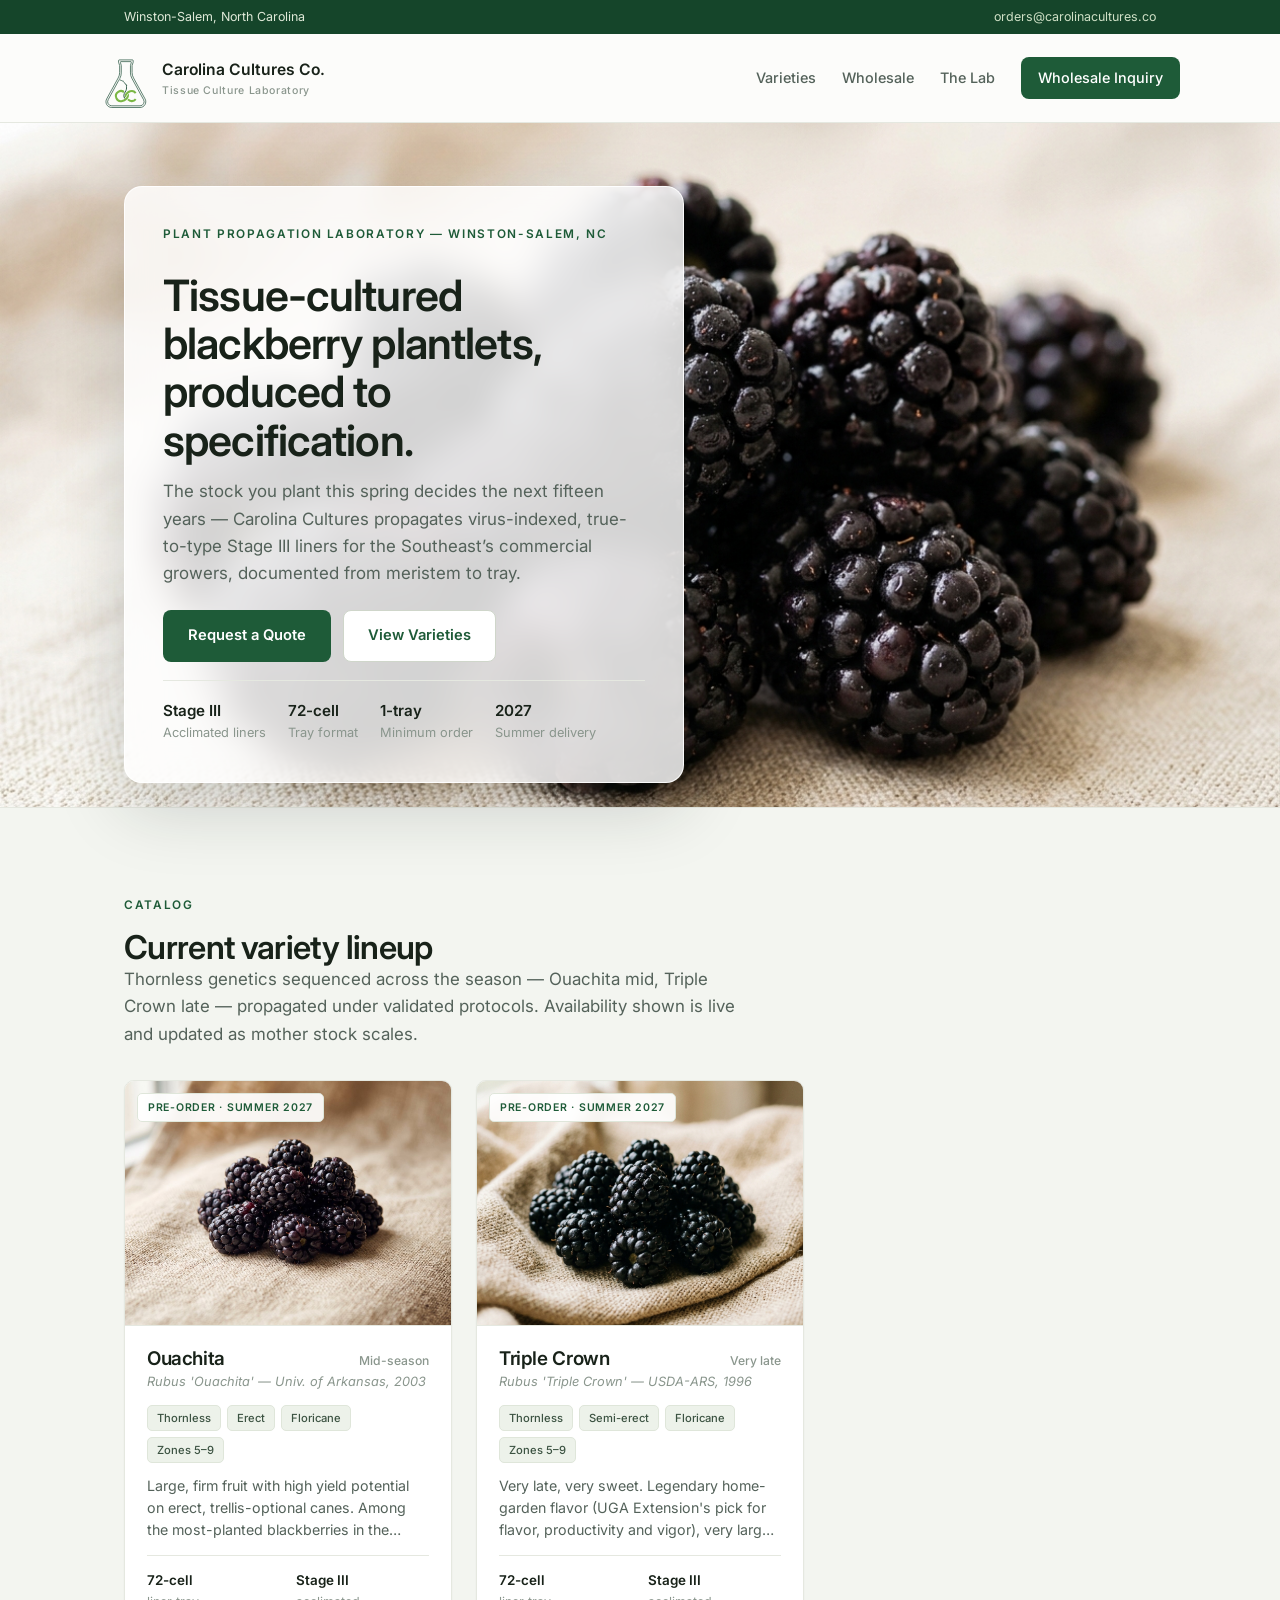
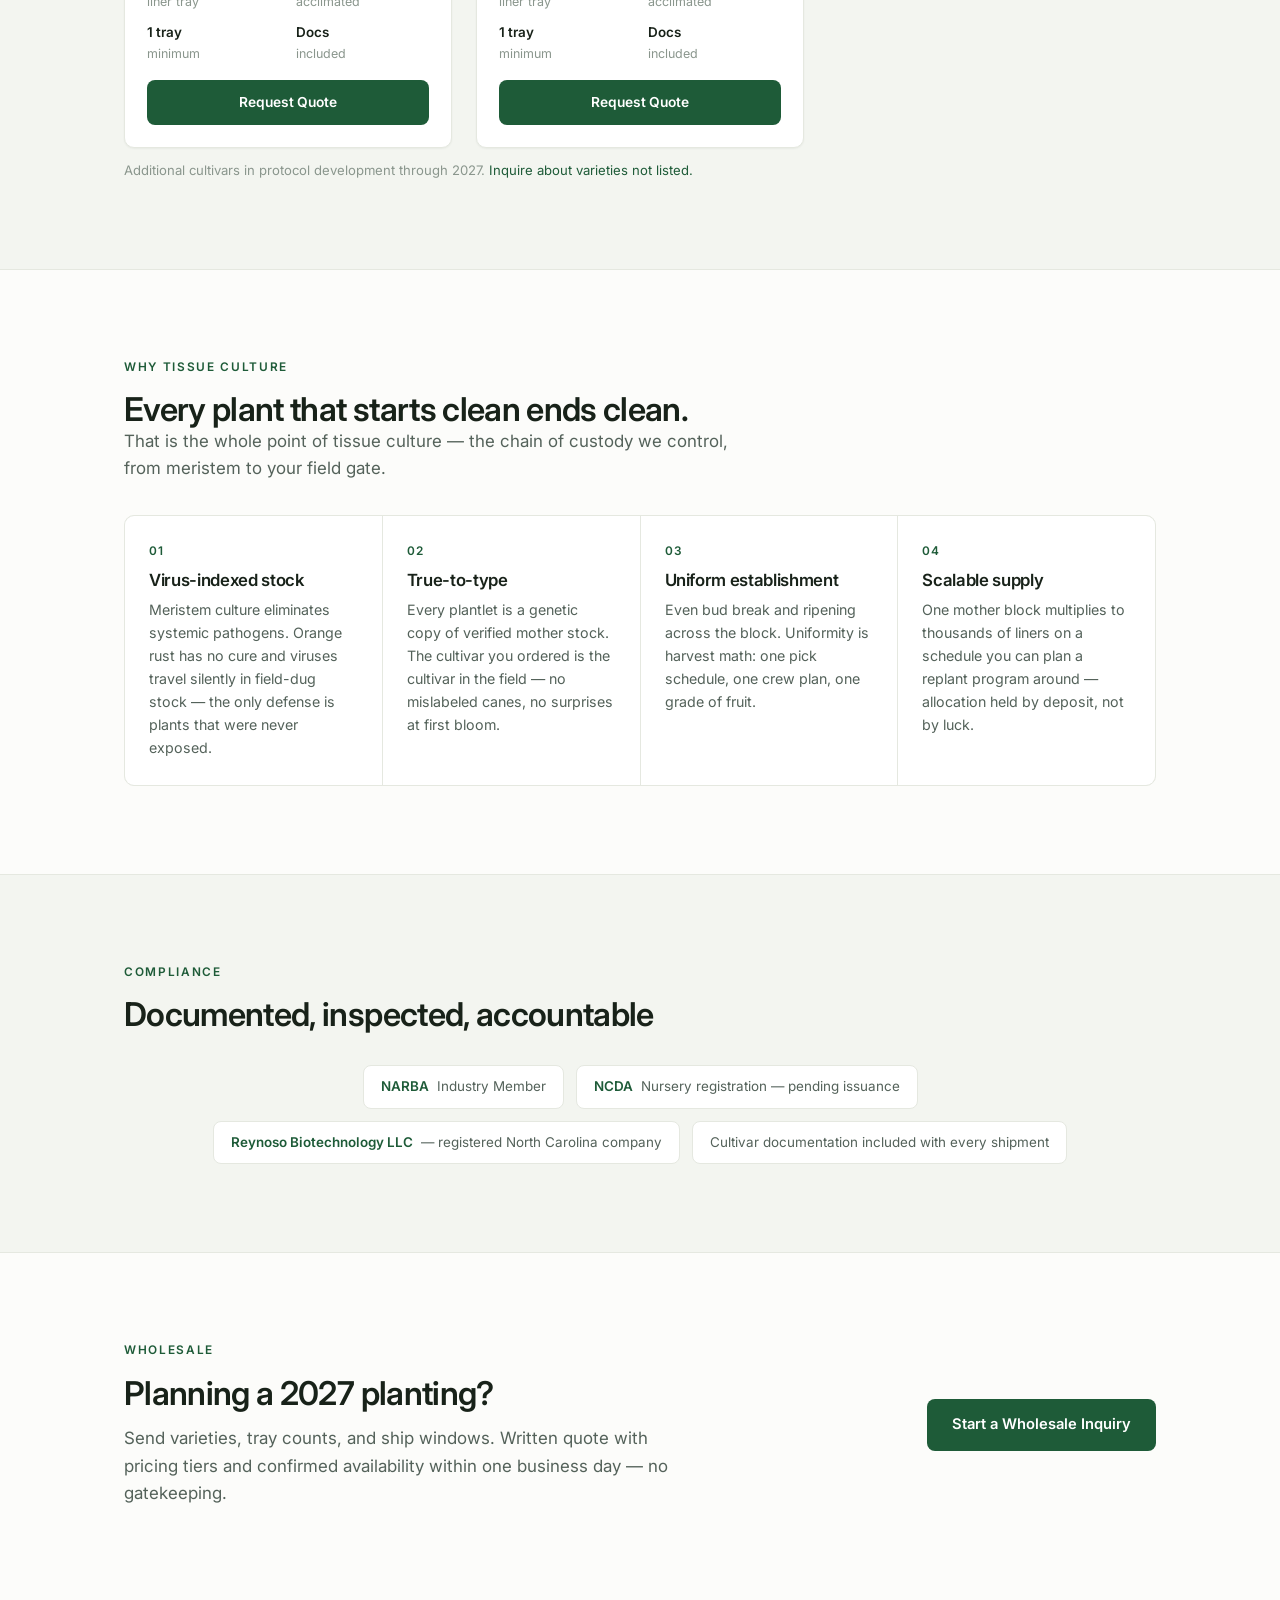
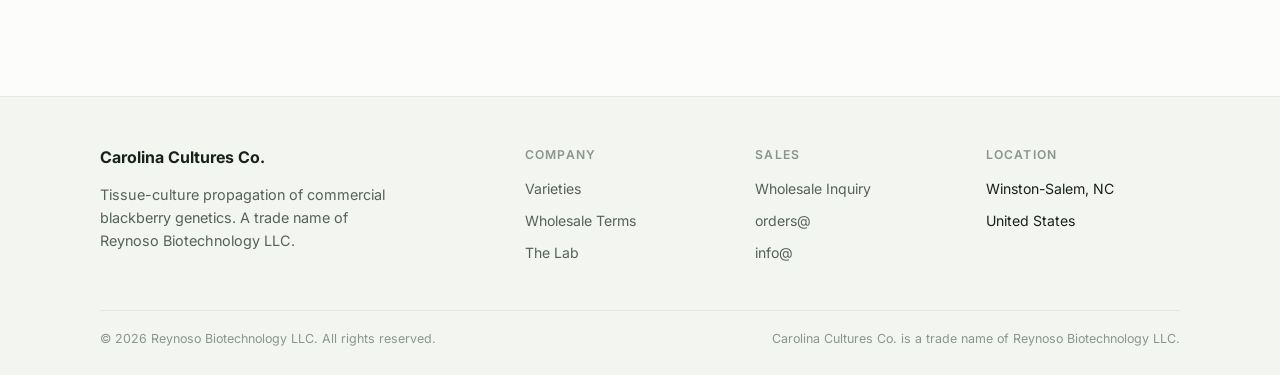
<file: index.html>
<!DOCTYPE html>
<html lang="en">
<head>
<meta charset="utf-8">
<meta name="viewport" content="width=device-width, initial-scale=1">
<title>Carolina Cultures Co. — Tissue-Culture Blackberry Plantlets | Winston-Salem, NC</title>
<meta name="description" content="Carolina Cultures Co. produces Stage III tissue-cultured blackberry plantlets for commercial growers. Virus-indexed stock, documented protocols, wholesale tray quantities.">
<link rel="preconnect" href="https://fonts.googleapis.com">
<link href="https://fonts.googleapis.com/css2?family=Inter:wght@400;500;600&display=swap" rel="stylesheet">
<link rel="stylesheet" href="css/site.css">
<link rel="icon" href="img/favicon.svg" type="image/svg+xml">
</head>
<body>

<div class="util">
  <div class="wrap">
    <div class="u-left">Winston-Salem, North Carolina</div>
    <div class="u-right"><a href="mailto:orders@carolinacultures.co">orders@carolinacultures.co</a></div>
  </div>
</div>

<header class="site">
  <div class="wrap nav">
    <a class="brand" href="./"><span class="mark"><img class="mk-anim" src="img/mark-anim.svg" alt=""><img class="mk-static" src="img/mark.svg" alt=""></span><span>Carolina Cultures Co.<small>Tissue Culture Laboratory</small></span></a>
    <nav class="links">
      <a href="varieties.html">Varieties</a>
      <a href="wholesale.html">Wholesale</a>
      <a href="about.html">The Lab</a>
      <a href="contact.html" class="cta-mini">Wholesale Inquiry</a>
    </nav>
  </div>
<nav class="m-links">
    <a href="varieties.html">Varieties</a>
    <a href="wholesale.html">Wholesale</a>
    <a href="about.html">The Lab</a>
  </nav>
</header>

<section class="hero-v4">
  <div class="photo"><img src="img/hero-berries.jpg" alt="Macro photograph of ripe blackberries"></div>
  <div class="wrap shell">
    <div class="glass-card">
      <p class="kicker">Plant Propagation Laboratory — Winston-Salem, NC</p>
      <h1>Tissue-cultured blackberry plantlets, produced to specification.</h1>
      <p class="lead sub">The stock you plant this spring decides the next fifteen years — Carolina Cultures propagates virus-indexed, true-to-type Stage III liners for the Southeast’s commercial growers, documented from meristem to tray.</p>
      <div class="btn-row">
        <a class="btn btn-primary" href="contact.html">Request a Quote</a>
        <a class="btn btn-outline" href="varieties.html">View Varieties</a>
      </div>
      <div class="hero-meta">
        <div><b>Stage III</b> Acclimated liners</div>
        <div><b>72-cell</b> Tray format</div>
        <div><b>1-tray</b> Minimum order</div>
        <div><b>2027</b> Summer delivery</div>
      </div>
    </div>
  </div>
</section>

<section class="block band">
  <div class="wrap">
    <div class="sec-head">
      <p class="kicker">Catalog</p>
      <h2>Current variety lineup</h2>
      <p class="lead">Thornless genetics sequenced across the season — Ouachita mid, Triple Crown late — propagated under validated protocols. Availability shown is live and updated as mother stock scales.</p>
    </div>
    <div class="grid-cards">
      <article class="card">
        <div class="art"><span class="badge">Pre-Order · Summer 2027</span><img src="img/pile-ouachita.jpg" alt="Ouachita blackberry cluster"></div>
        <div class="body">
          <div class="name-row"><h3>Ouachita</h3><span class="season">Mid-season</span></div>
          <p class="botanical">Rubus 'Ouachita' — Univ. of Arkansas, 2003</p>
          <div class="tags"><span class="tag">Thornless</span><span class="tag">Erect</span><span class="tag">Floricane</span><span class="tag">Zones 5–9</span></div>
          <p class="desc">Large, firm fruit with high yield potential on erect, trellis-optional canes. Among the most-planted blackberries in the Southeast.</p>
          <div class="spec">
            <div><b>72-cell</b> liner tray</div>
            <div><b>Stage III</b> acclimated</div>
            <div><b>1 tray</b> minimum</div>
            <div><b>Docs</b> included</div>
          </div>
          <a class="quote" href="mailto:orders@carolinacultures.co?subject=Quote%20request%3A%20Ouachita">Request Quote</a>
        </div>
      </article>
      <article class="card">
        <div class="art"><span class="badge">Pre-Order · Summer 2027</span><img src="img/pile-triple-crown.jpg" alt="Triple Crown blackberry cluster"></div>
        <div class="body">
          <div class="name-row"><h3>Triple Crown</h3><span class="season">Very late</span></div>
          <p class="botanical">Rubus 'Triple Crown' — USDA-ARS, 1996</p>
          <div class="tags"><span class="tag">Thornless</span><span class="tag">Semi-erect</span><span class="tag">Floricane</span><span class="tag">Zones 5–9</span></div>
          <p class="desc">Very late, very sweet. Legendary home-garden flavor (UGA Extension's pick for flavor, productivity and vigor), very large fruit on vigorous semi-erect canes. Public-domain USDA release and a PYO favorite across the Southeast.</p>
          <div class="spec">
            <div><b>72-cell</b> liner tray</div>
            <div><b>Stage III</b> acclimated</div>
            <div><b>1 tray</b> minimum</div>
            <div><b>Docs</b> included</div>
          </div>
          <a class="quote" href="mailto:orders@carolinacultures.co?subject=Quote%20request%3A%20Triple%20Crown">Request Quote</a>
        </div>
      </article>
    </div>
    <p class="note">Additional cultivars in protocol development through 2027. <a href="contact.html">Inquire about varieties not listed.</a></p>
  </div>
</section>

<section class="block">
  <div class="wrap">
    <div class="sec-head">
      <p class="kicker">Why Tissue Culture</p>
      <h2>Every plant that starts clean ends clean.</h2>
      <p class="lead">That is the whole point of tissue culture — the chain of custody we control, from meristem to your field gate.</p>
    </div>
    <div class="feat-grid">
      <div class="feat"><div class="num">01</div><h3>Virus-indexed stock</h3><p>Meristem culture eliminates systemic pathogens. Orange rust has no cure and viruses travel silently in field-dug stock — the only defense is plants that were never exposed.</p></div>
      <div class="feat"><div class="num">02</div><h3>True-to-type</h3><p>Every plantlet is a genetic copy of verified mother stock. The cultivar you ordered is the cultivar in the field — no mislabeled canes, no surprises at first bloom.</p></div>
      <div class="feat"><div class="num">03</div><h3>Uniform establishment</h3><p>Even bud break and ripening across the block. Uniformity is harvest math: one pick schedule, one crew plan, one grade of fruit.</p></div>
      <div class="feat"><div class="num">04</div><h3>Scalable supply</h3><p>One mother block multiplies to thousands of liners on a schedule you can plan a replant program around — allocation held by deposit, not by luck.</p></div>
    </div>
  </div>
</section>

<section class="block band">
  <div class="wrap">
    <div class="sec-head">
      <p class="kicker">Compliance</p>
      <h2>Documented, inspected, accountable</h2>
    </div>
    <div class="trust">
      <span class="chip"><b>NARBA</b> Industry Member</span>
      <span class="chip"><b>NCDA</b> Nursery registration — pending issuance</span>
      <span class="chip"><b>Reynoso Biotechnology LLC</b> — registered North Carolina company</span>
      <span class="chip">Cultivar documentation included with every shipment</span>
    </div>
  </div>
</section>

<section class="block">
  <div class="wrap" style="display:flex; flex-wrap:wrap; gap:32px; align-items:center; justify-content:space-between;">
    <div style="max-width:560px">
      <p class="kicker">Wholesale</p>
      <h2 style="margin-bottom:14px">Planning a 2027 planting?</h2>
      <p class="lead">Send varieties, tray counts, and ship windows. Written quote with pricing tiers and confirmed availability within one business day — no gatekeeping.</p>
    </div>
    <a class="btn btn-primary" href="contact.html">Start a Wholesale Inquiry</a>
  </div>
</section>

<footer class="site">
  <div class="wrap top">
    <div>
      <b style="font-size:1rem">Carolina Cultures Co.</b>
      <p class="brandline">Tissue-culture propagation of commercial blackberry genetics. A trade name of Reynoso Biotechnology LLC.</p>
    </div>
    <div><h4>Company</h4><ul>
      <li><a href="varieties.html">Varieties</a></li>
      <li><a href="wholesale.html">Wholesale Terms</a></li>
      <li><a href="about.html">The Lab</a></li>
    </ul></div>
    <div><h4>Sales</h4><ul>
      <li><a href="contact.html">Wholesale Inquiry</a></li>
      <li><a href="mailto:orders@carolinacultures.co">orders@</a></li>
      <li><a href="mailto:info@carolinacultures.co">info@</a></li>
    </ul></div>
    <div><h4>Location</h4><ul>
      <li>Winston-Salem, NC</li>
      <li>United States</li>
    </ul></div>
  </div>
  <div class="wrap legal">
    <span>© 2026 Reynoso Biotechnology LLC. All rights reserved.</span>
    <span>Carolina Cultures Co. is a trade name of Reynoso Biotechnology LLC.</span>
  </div>
</footer>

</body>
</html>
</file>
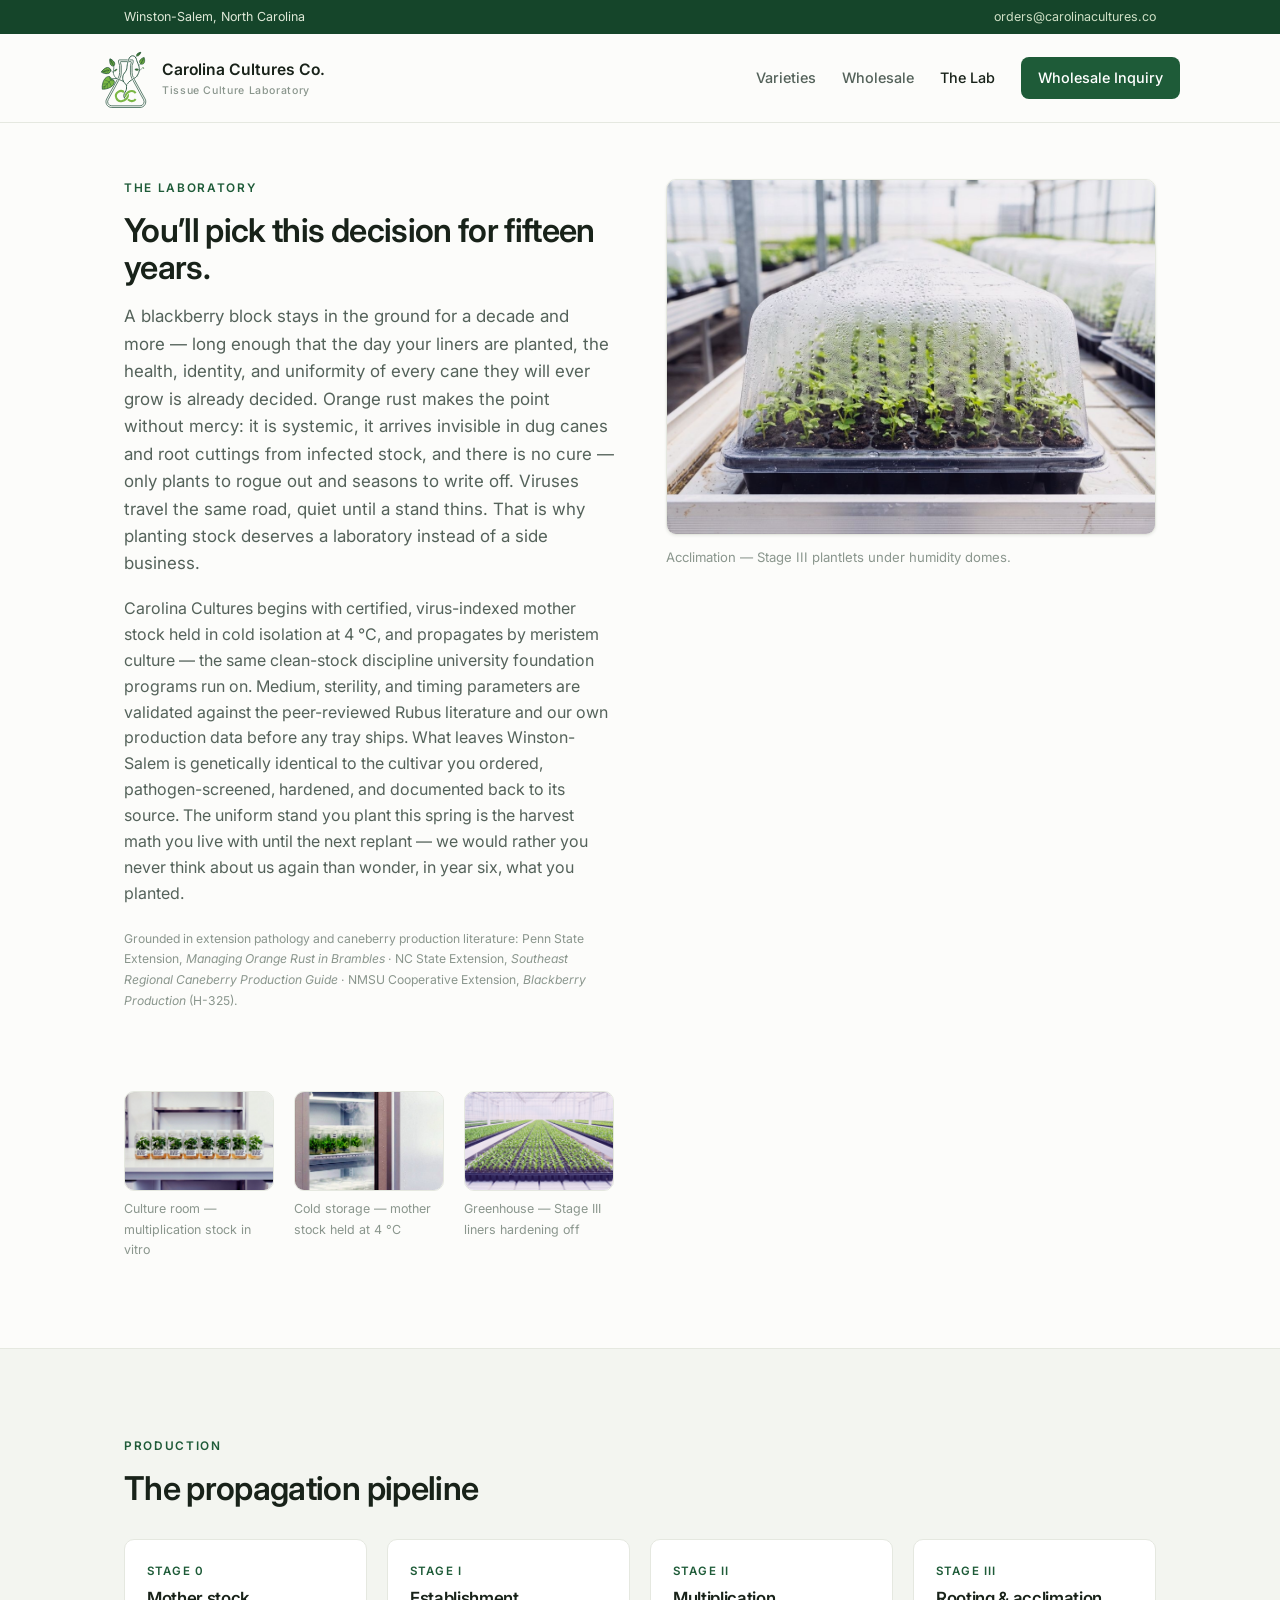
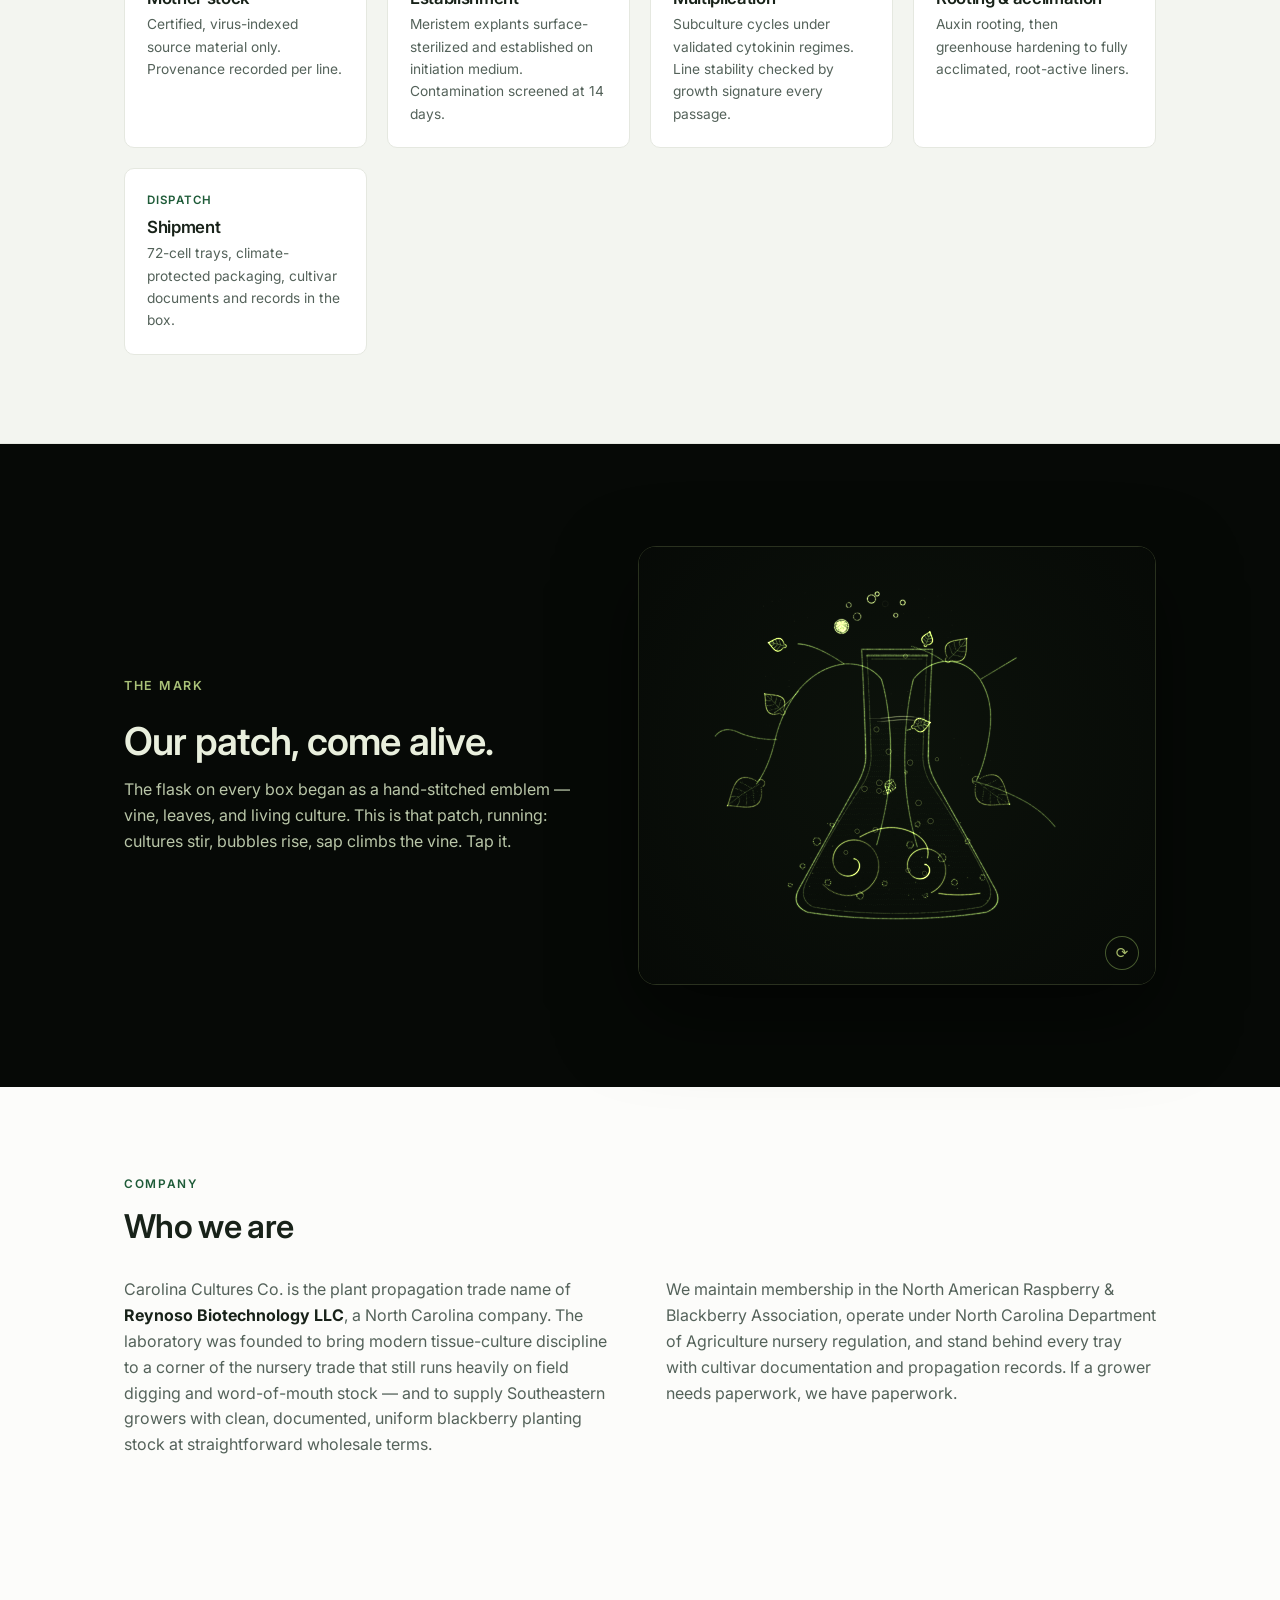
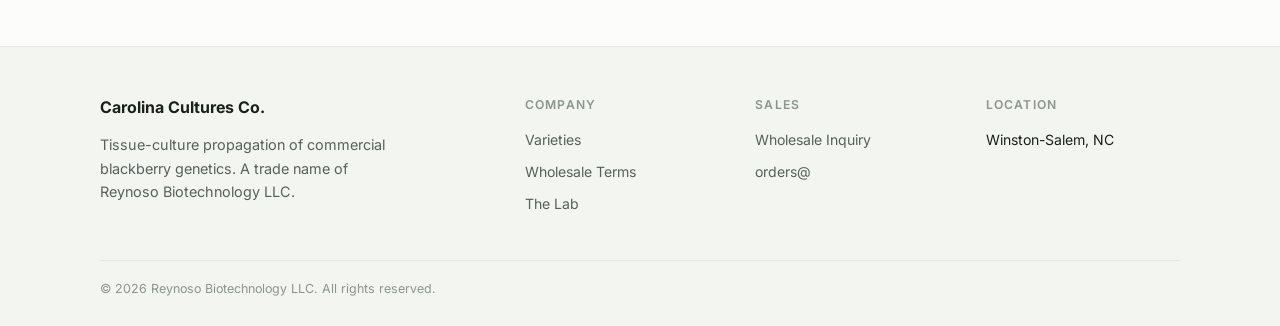
<file: about.html>
<!DOCTYPE html>
<html lang="en">
<head>
<meta charset="utf-8">
<meta name="viewport" content="width=device-width, initial-scale=1">
<title>The Lab — Carolina Cultures Co.</title>
<meta name="description" content="A North Carolina tissue-culture laboratory focused on commercial blackberry propagation — documented protocols, virus-indexed stock, Stage III liners.">
<link href="https://fonts.googleapis.com/css2?family=Inter:wght@400;500;600&display=swap" rel="stylesheet">
<link rel="stylesheet" href="css/site.css">
<link rel="icon" href="img/favicon.svg" type="image/svg+xml">
</head>
<body>

<div class="util">
  <div class="wrap">
    <div class="u-left">Winston-Salem, North Carolina</div>
    <div class="u-right"><a href="mailto:orders@carolinacultures.co">orders@carolinacultures.co</a></div>
  </div>
</div>

<header class="site">
  <div class="wrap nav">
    <a class="brand" href="./"><span class="mark"><img class="mk-anim" src="img/mark-anim.svg" alt=""><img class="mk-static" src="img/mark.svg" alt=""></span><span>Carolina Cultures Co.<small>Tissue Culture Laboratory</small></span></a>
    <nav class="links">
      <a href="varieties.html">Varieties</a>
      <a href="wholesale.html">Wholesale</a>
      <a href="about.html" aria-current="page">The Lab</a>
      <a href="contact.html" class="cta-mini">Wholesale Inquiry</a>
    </nav>
  </div>
<nav class="m-links">
    <a href="varieties.html">Varieties</a>
    <a href="wholesale.html">Wholesale</a>
    <a href="about.html" aria-current="page">The Lab</a>
  </nav>
</header>

<section class="block" style="padding-top:56px">
  <div class="wrap lab-grid" style="display:grid; grid-template-columns:1fr 1fr; gap:clamp(28px,4vw,56px); align-items:start">
    <div>
      <p class="kicker">The Laboratory</p>
      <h2>You&rsquo;ll pick this decision for fifteen years.</h2>
      <p class="lead" style="margin:18px 0">A blackberry block stays in the ground for a decade and more — long enough that the day your liners are planted, the health, identity, and uniformity of every cane they will ever grow is already decided. Orange rust makes the point without mercy: it is systemic, it arrives invisible in dug canes and root cuttings from infected stock, and there is no cure — only plants to rogue out and seasons to write off. Viruses travel the same road, quiet until a stand thins. That is why planting stock deserves a laboratory instead of a side business.</p>
      <p style="color:var(--dim)">Carolina Cultures begins with certified, virus-indexed mother stock held in cold isolation at 4&nbsp;°C, and propagates by meristem culture — the same clean-stock discipline university foundation programs run on. Medium, sterility, and timing parameters are validated against the peer-reviewed Rubus literature and our own production data before any tray ships. What leaves Winston-Salem is genetically identical to the cultivar you ordered, pathogen-screened, hardened, and documented back to its source. The uniform stand you plant this spring is the harvest math you live with until the next replant — we would rather you never think about us again than wonder, in year six, what you planted.</p>
      <p style="color:var(--faint);font-size:0.76rem;margin-top:22px;line-height:1.7">Grounded in extension pathology and caneberry production literature: Penn State Extension, <i>Managing Orange Rust in Brambles</i> · NC State Extension, <i>Southeast Regional Caneberry Production Guide</i> · NMSU Cooperative Extension, <i>Blackberry Production</i> (H-325).</p>
    </div>
    <div>
      <div class="hero-img"><img src="img/lab-dome.jpg" alt="Freshly transplanted plantlets under a humidity dome" style="aspect-ratio:4/2.9"></div>
      <p class="note">Acclimation — Stage III plantlets under humidity domes.</p>
    </div>
    <div class="lab-gallery" style="display:grid; grid-template-columns:1fr 1fr 1fr; gap:20px; margin-top:28px">
      <figure>
        <div class="lab-photo"><img src="img/lab-jars.jpg" alt="Close-up of tissue-culture jars with blackberry plantlets"></div>
        <figcaption>Culture room — multiplication stock in vitro</figcaption>
      </figure>
      <figure>
        <div class="lab-photo"><img src="img/lab-coldroom.jpg" alt="Close-up of cold-storage chamber with mother stock, cold mist at the door"></div>
        <figcaption>Cold storage — mother stock held at 4&nbsp;°C</figcaption>
      </figure>
      <figure>
        <div class="lab-photo"><img src="img/lab-greenhouse.jpg" alt="Plug trays of Stage III liners on a greenhouse bench"></div>
        <figcaption>Greenhouse — Stage III liners hardening off</figcaption>
      </figure>
    </div>
  </div>
</section>

<section class="block band">
  <div class="wrap">
    <div class="sec-head">
      <p class="kicker">Production</p>
      <h2>The propagation pipeline</h2>
    </div>
    <div class="pipeline">
      <div class="stage"><div class="st">Stage 0</div><h3>Mother stock</h3><p>Certified, virus-indexed source material only. Provenance recorded per line.</p></div>
      <div class="stage"><div class="st">Stage I</div><h3>Establishment</h3><p>Meristem explants surface-sterilized and established on initiation medium. Contamination screened at 14 days.</p></div>
      <div class="stage"><div class="st">Stage II</div><h3>Multiplication</h3><p>Subculture cycles under validated cytokinin regimes. Line stability checked by growth signature every passage.</p></div>
      <div class="stage"><div class="st">Stage III</div><h3>Rooting &amp; acclimation</h3><p>Auxin rooting, then greenhouse hardening to fully acclimated, root-active liners.</p></div>
      <div class="stage"><div class="st">Dispatch</div><h3>Shipment</h3><p>72-cell trays, climate-protected packaging, cultivar documents and records in the box.</p></div>
    </div>
  </div>
</section>

<section class="flask-panel">
  <div class="wrap">
    <div class="fp-copy">
      <p class="kicker" style="color:#a9c178">The Mark</p>
      <h2 style="color:#e9efdd;margin-bottom:14px">Our patch, come alive.</h2>
      <p style="color:#b9c6a8;max-width:520px">The flask on every box began as a hand-stitched emblem — vine, leaves, and living culture. This is that patch, running: cultures stir, bubbles rise, sap climbs the vine. Tap it.</p>
    </div>
    <div class="fp-frame">
      <iframe src="assets/flask-alive.html" title="Animated flask — click to stir" loading="lazy"></iframe>
    </div>
  </div>
</section>

<section class="block">
  <div class="wrap">
    <div class="sec-head">
      <p class="kicker">Company</p>
      <h2>Who we are</h2>
    </div>
    <div style="display:grid; grid-template-columns:1fr 1fr; gap:clamp(28px,4vw,56px)" class="lab-grid">
      <p style="color:var(--dim)">Carolina Cultures Co. is the plant propagation trade name of <b style="color:var(--ink)">Reynoso Biotechnology LLC</b>, a North Carolina company. The laboratory was founded to bring modern tissue-culture discipline to a corner of the nursery trade that still runs heavily on field digging and word-of-mouth stock — and to supply Southeastern growers with clean, documented, uniform blackberry planting stock at straightforward wholesale terms.</p>
      <p style="color:var(--dim)">We maintain membership in the North American Raspberry &amp; Blackberry Association, operate under North Carolina Department of Agriculture nursery regulation, and stand behind every tray with cultivar documentation and propagation records. If a grower needs paperwork, we have paperwork.</p>
    </div>
  </div>
</section>

<footer class="site">
  <div class="wrap top">
    <div>
      <b style="font-size:1rem">Carolina Cultures Co.</b>
      <p class="brandline">Tissue-culture propagation of commercial blackberry genetics. A trade name of Reynoso Biotechnology LLC.</p>
    </div>
    <div><h4>Company</h4><ul>
      <li><a href="varieties.html">Varieties</a></li>
      <li><a href="wholesale.html">Wholesale Terms</a></li>
      <li><a href="about.html">The Lab</a></li>
    </ul></div>
    <div><h4>Sales</h4><ul>
      <li><a href="contact.html">Wholesale Inquiry</a></li>
      <li><a href="mailto:orders@carolinacultures.co">orders@</a></li>
    </ul></div>
    <div><h4>Location</h4><ul>
      <li>Winston-Salem, NC</li>
    </ul></div>
  </div>
  <div class="wrap legal">
    <span>© 2026 Reynoso Biotechnology LLC. All rights reserved.</span>
  </div>
</footer>

<style>@media (max-width:820px){.lab-grid{grid-template-columns:1fr !important}}</style>

</body>
</html>
</file>
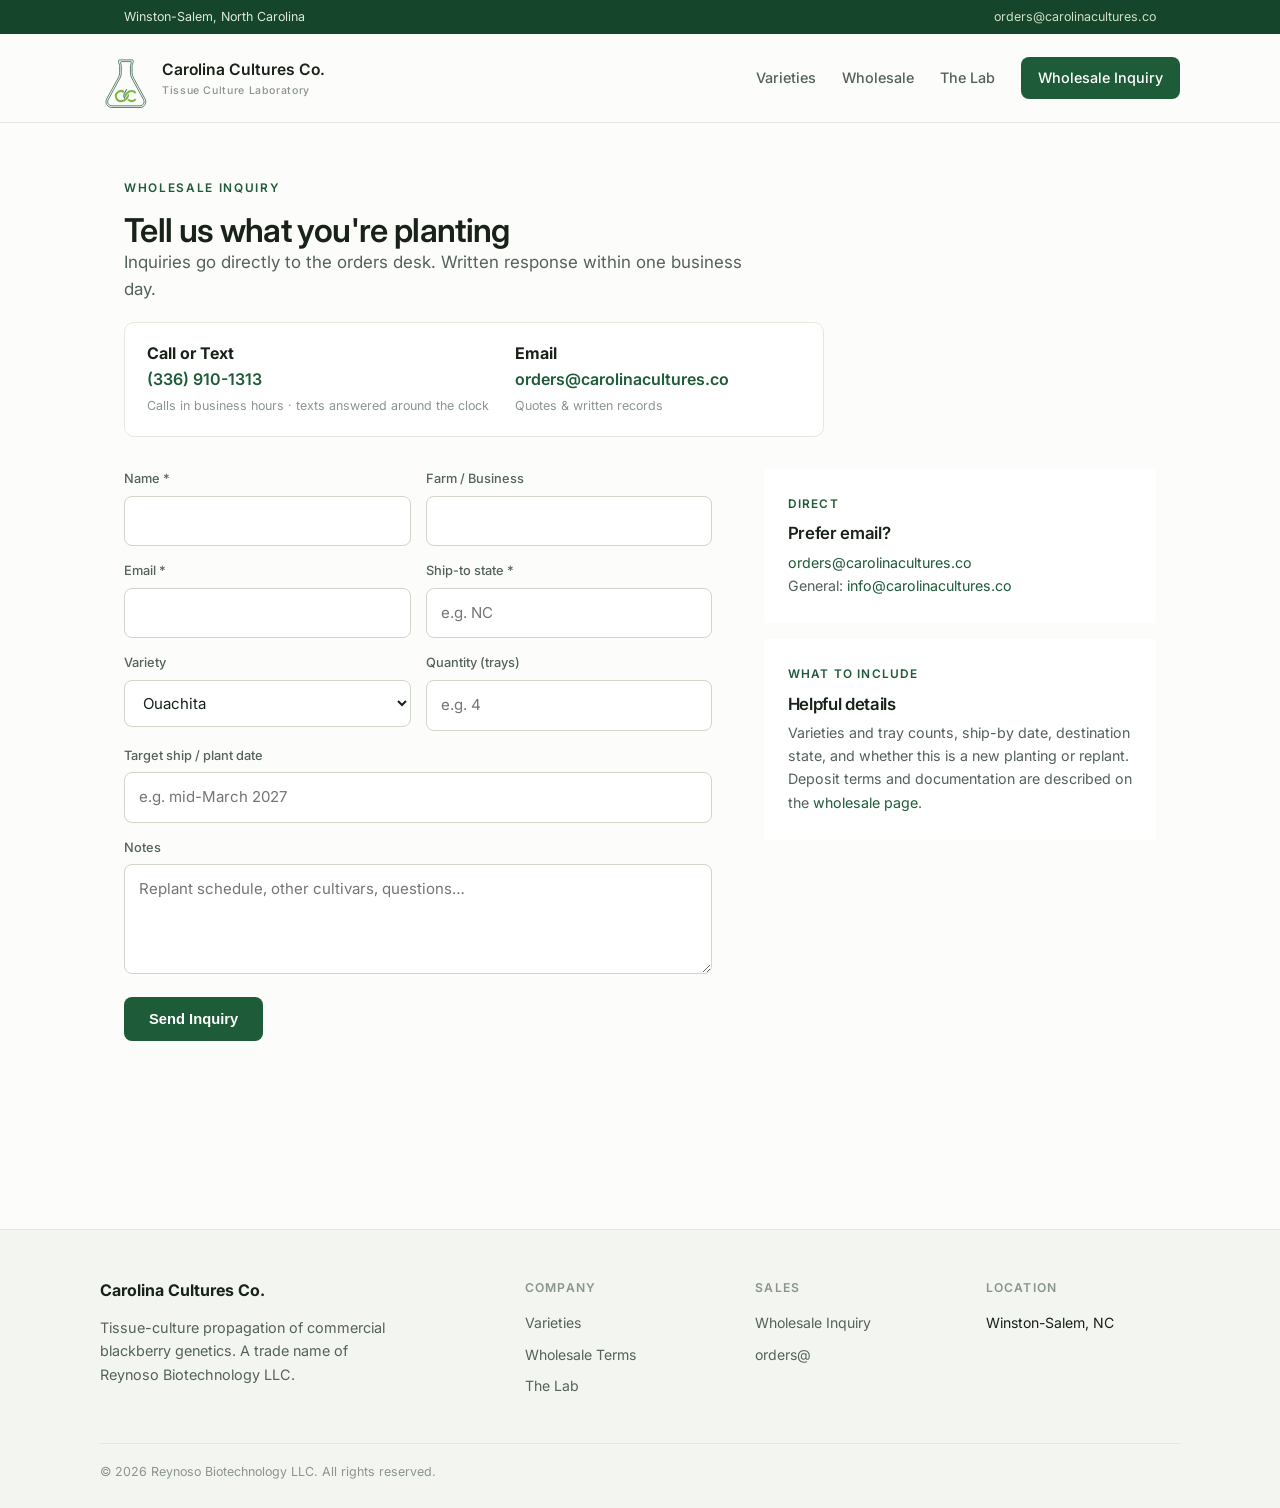
<file: contact.html>
<!DOCTYPE html>
<html lang="en">
<head>
<meta charset="utf-8">
<meta name="viewport" content="width=device-width, initial-scale=1">
<title>Wholesale Inquiry — Carolina Cultures Co.</title>
<meta name="description" content="Request a wholesale quote for tissue-cultured blackberry liners. Response within one business day.">
<link href="https://fonts.googleapis.com/css2?family=Inter:wght@400;500;600&display=swap" rel="stylesheet">
<link rel="stylesheet" href="css/site.css">
<link rel="icon" href="img/favicon.svg" type="image/svg+xml">
</head>
<body>

<div class="util">
  <div class="wrap">
    <div class="u-left">Winston-Salem, North Carolina</div>
    <div class="u-right"><a href="mailto:orders@carolinacultures.co">orders@carolinacultures.co</a></div>
  </div>
</div>

<header class="site">
  <div class="wrap nav">
    <a class="brand" href="./"><span class="mark"><img class="mk-anim" src="img/mark-anim.svg" alt=""><img class="mk-static" src="img/mark.svg" alt=""></span><span>Carolina Cultures Co.<small>Tissue Culture Laboratory</small></span></a>
    <nav class="links">
      <a href="varieties.html">Varieties</a>
      <a href="wholesale.html">Wholesale</a>
      <a href="about.html">The Lab</a>
      <a href="contact.html" class="cta-mini" aria-current="page">Wholesale Inquiry</a>
    </nav>
  </div>
<nav class="m-links">
    <a href="varieties.html">Varieties</a>
    <a href="wholesale.html">Wholesale</a>
    <a href="about.html">The Lab</a>
  </nav>
</header>

<section class="block" style="padding-top:56px">
  <div class="wrap">
    <div class="sec-head">
      <p class="kicker">Wholesale Inquiry</p>
      <h2>Tell us what you're planting</h2>
      <p class="lead">Inquiries go directly to the orders desk. Written response within one business day.</p>
      <div class="contact-channels" style="display:flex; gap:26px; flex-wrap:wrap; margin-top:18px; padding:18px 22px; border:1px solid var(--line); border-radius:var(--radius); background:var(--card)">
        <div><b style="color:var(--ink)">Call or Text</b><br><a href="tel:+13369101313" style="font-weight:600; color:var(--green)">(336) 910-1313</a><br><span style="font-size:0.78rem; color:var(--faint)">Calls in business hours · texts answered around the clock</span></div>
        <div><b style="color:var(--ink)">Email</b><br><a href="mailto:orders@carolinacultures.co" style="font-weight:600; color:var(--green)">orders@carolinacultures.co</a><br><span style="font-size:0.78rem; color:var(--faint)">Quotes &amp; written records</span></div>
      </div>
    </div>

    <div style="display:grid; grid-template-columns:1.2fr 0.8fr; gap:clamp(28px,4vw,56px); align-items:start" class="lab-grid">
      <form class="inquiry" action="https://formsubmit.co/orders@carolinacultures.co" method="POST">
        <input type="hidden" name="_subject" value="New wholesale inquiry — carolinacultures.co">
        <input type="hidden" name="_template" value="table">
        <input type="hidden" name="_captcha" value="false">
        <input type="hidden" name="_next" value="https://carolinacultures.co/contact.html?sent=1">
        <input type="text" name="_honey" style="display:none" tabindex="-1" autocomplete="off">
        <div class="f-row">
          <div><label for="f-name">Name *</label><input id="f-name" name="name" required></div>
          <div><label for="f-biz">Farm / Business</label><input id="f-biz" name="business"></div>
        </div>
        <div class="f-row">
          <div><label for="f-email">Email *</label><input id="f-email" name="email" type="email" required></div>
          <div><label for="f-state">Ship-to state *</label><input id="f-state" name="state" required placeholder="e.g. NC"></div>
        </div>
        <div class="f-row">
          <div><label for="f-var">Variety</label>
            <select id="f-var" name="variety">
              <option>Ouachita</option>
              <option>Triple Crown</option>
              <option>Multiple / other (note below)</option>
            </select>
          </div>
          <div><label for="f-qty">Quantity (trays)</label><input id="f-qty" name="quantity" type="number" min="1" placeholder="e.g. 4"></div>
        </div>
        <div><label for="f-date">Target ship / plant date</label><input id="f-date" name="shipby" placeholder="e.g. mid-March 2027"></div>
        <div><label for="f-note">Notes</label><textarea id="f-note" name="notes" placeholder="Replant schedule, other cultivars, questions…"></textarea></div>
        <div><button class="btn btn-primary" type="submit">Send Inquiry</button></div>
        <p id="sent-ok" style="display:none; margin-top:12px; padding:12px 16px; border:1px solid var(--green); border-radius:var(--radius); color:var(--ink); background:#f0f7ea"><b>Sent ✓</b> Your inquiry is in the orders desk queue — written response within one business day.</p>
      </form>
      <script>if(new URLSearchParams(location.search).get('sent')==='1'){document.getElementById('sent-ok').style.display='block';document.querySelector('.inquiry').scrollIntoView({behavior:'smooth',block:'center'})}</script>

      <div>
        <div class="feat" style="margin-bottom:16px">
          <div class="num">DIRECT</div>
          <h3>Prefer email?</h3>
          <p style="margin-top:6px"><a href="mailto:orders@carolinacultures.co">orders@carolinacultures.co</a><br>
          General: <a href="mailto:info@carolinacultures.co">info@carolinacultures.co</a></p>
        </div>
        <div class="feat">
          <div class="num">WHAT TO INCLUDE</div>
          <h3>Helpful details</h3>
          <p style="margin-top:6px">Varieties and tray counts, ship-by date, destination state, and whether this is a new planting or replant. Deposit terms and documentation are described on the <a href="wholesale.html">wholesale page</a>.</p>
        </div>
      </div>
    </div>
  </div>
</section>

<footer class="site">
  <div class="wrap top">
    <div>
      <b style="font-size:1rem">Carolina Cultures Co.</b>
      <p class="brandline">Tissue-culture propagation of commercial blackberry genetics. A trade name of Reynoso Biotechnology LLC.</p>
    </div>
    <div><h4>Company</h4><ul>
      <li><a href="varieties.html">Varieties</a></li>
      <li><a href="wholesale.html">Wholesale Terms</a></li>
      <li><a href="about.html">The Lab</a></li>
    </ul></div>
    <div><h4>Sales</h4><ul>
      <li><a href="contact.html">Wholesale Inquiry</a></li>
      <li><a href="mailto:orders@carolinacultures.co">orders@</a></li>
    </ul></div>
    <div><h4>Location</h4><ul>
      <li>Winston-Salem, NC</li>
    </ul></div>
  </div>
  <div class="wrap legal">
    <span>© 2026 Reynoso Biotechnology LLC. All rights reserved.</span>
  </div>
</footer>

<style>@media (max-width:820px){.lab-grid{grid-template-columns:1fr !important}}</style>

</body>
</html>
</file>
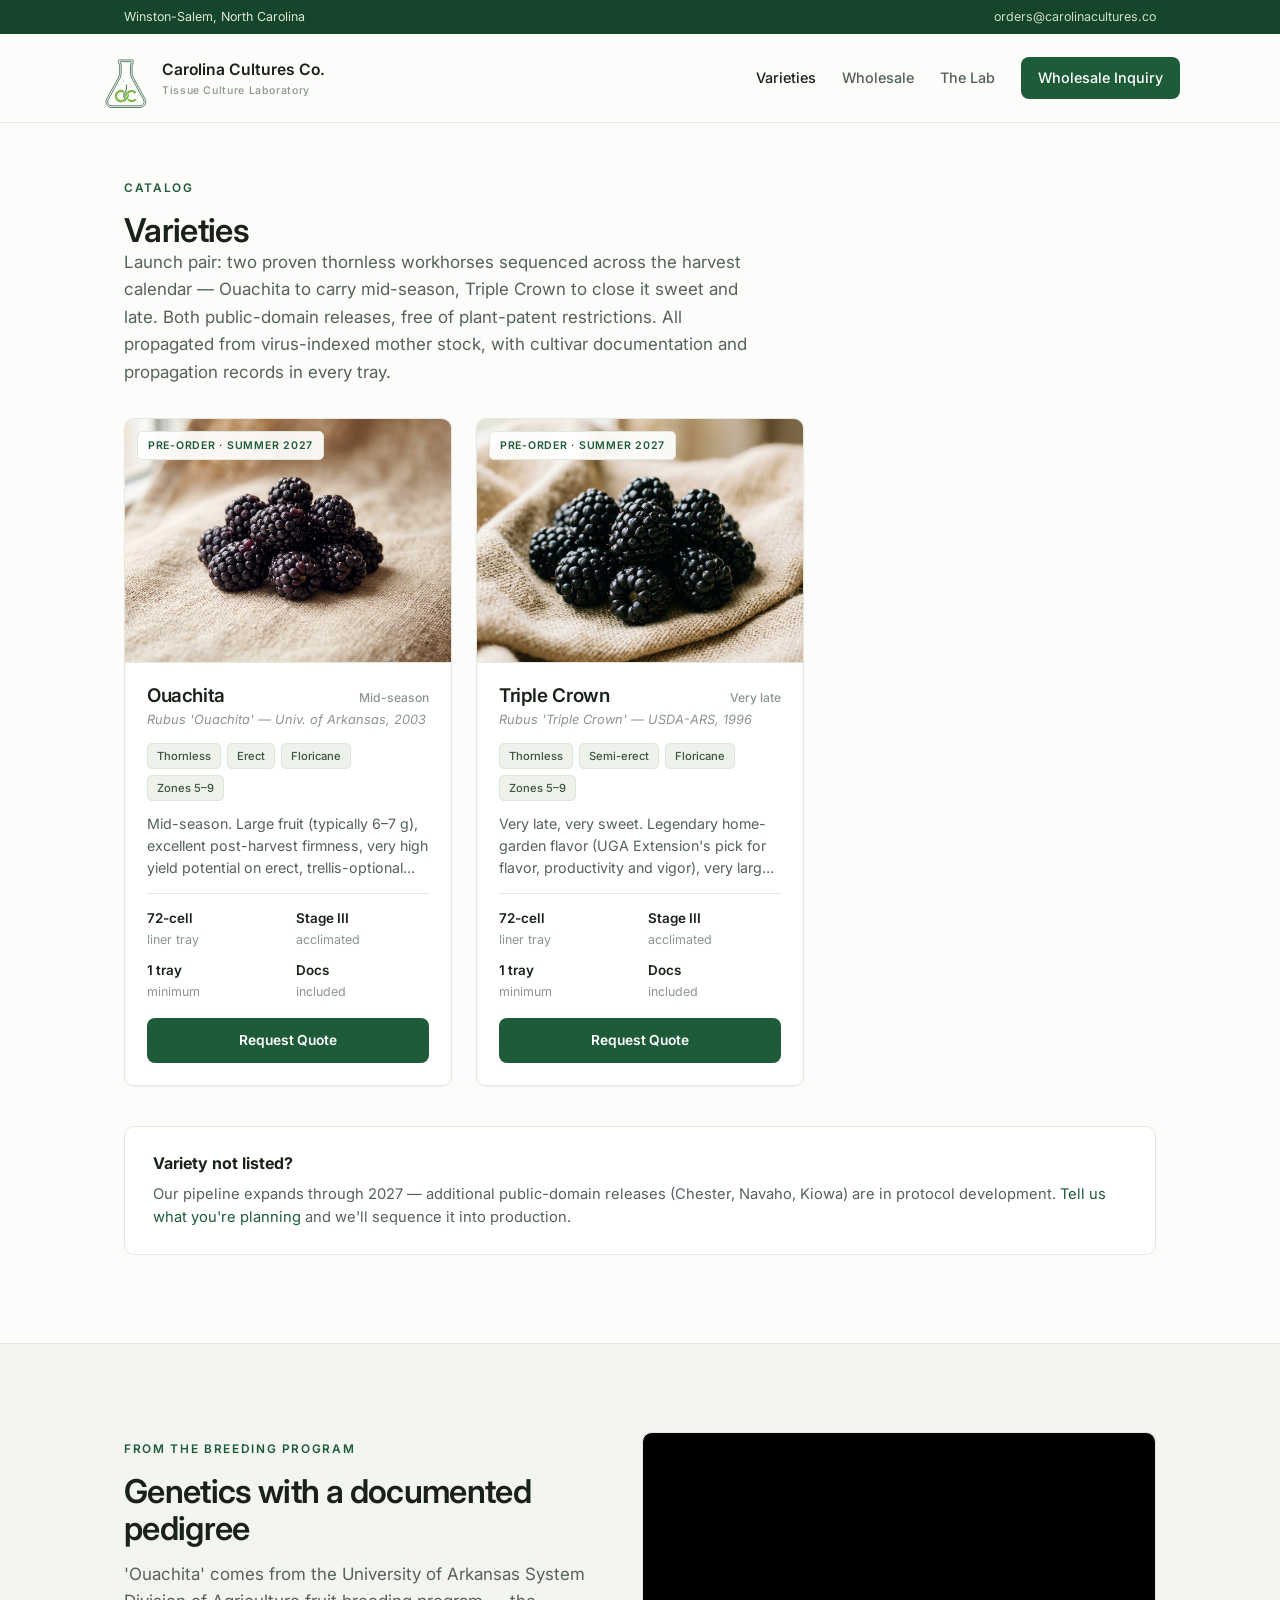
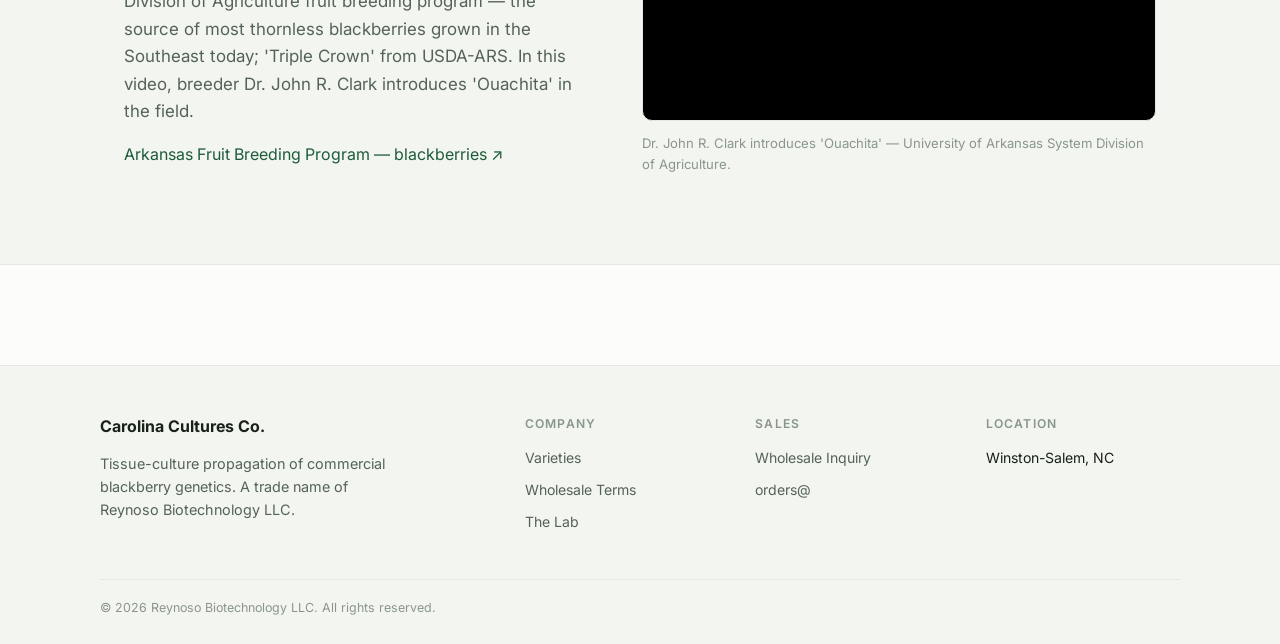
<file: varieties.html>
<!DOCTYPE html>
<html lang="en">
<head>
<meta charset="utf-8">
<meta name="viewport" content="width=device-width, initial-scale=1">
<title>Varieties — Carolina Cultures Co.</title>
<meta name="description" content="Stage III tissue-cultured blackberry plantlets: Ouachita and Triple Crown — public-domain genetics, wholesale trays from a North Carolina laboratory.">
<link href="https://fonts.googleapis.com/css2?family=Inter:wght@400;500;600&display=swap" rel="stylesheet">
<link rel="stylesheet" href="css/site.css">
<link rel="icon" href="img/favicon.svg" type="image/svg+xml">
</head>
<body>

<div class="util">
  <div class="wrap">
    <div class="u-left">Winston-Salem, North Carolina</div>
    <div class="u-right"><a href="mailto:orders@carolinacultures.co">orders@carolinacultures.co</a></div>
  </div>
</div>

<header class="site">
  <div class="wrap nav">
    <a class="brand" href="./"><span class="mark"><img class="mk-anim" src="img/mark-anim.svg" alt=""><img class="mk-static" src="img/mark.svg" alt=""></span><span>Carolina Cultures Co.<small>Tissue Culture Laboratory</small></span></a>
    <nav class="links">
      <a href="varieties.html" aria-current="page">Varieties</a>
      <a href="wholesale.html">Wholesale</a>
      <a href="about.html">The Lab</a>
      <a href="contact.html" class="cta-mini">Wholesale Inquiry</a>
    </nav>
  </div>
<nav class="m-links">
    <a href="varieties.html" aria-current="page">Varieties</a>
    <a href="wholesale.html">Wholesale</a>
    <a href="about.html">The Lab</a>
  </nav>
</header>

<section class="block" style="padding-top:56px">
  <div class="wrap">
    <div class="sec-head">
      <p class="kicker">Catalog</p>
      <h2>Varieties</h2>
      <p class="lead">Launch pair: two proven thornless workhorses sequenced across the harvest calendar — Ouachita to carry mid-season, Triple Crown to close it sweet and late. Both public-domain releases, free of plant-patent restrictions. All propagated from virus-indexed mother stock, with cultivar documentation and propagation records in every tray.</p>
    </div>

    <div class="grid-cards">
      <article class="card">
        <div class="art"><span class="badge">Pre-Order · Summer 2027</span><img src="img/pile-ouachita.jpg" alt="Ouachita blackberry cluster"></div>
        <div class="body">
          <div class="name-row"><h3>Ouachita</h3><span class="season">Mid-season</span></div>
          <p class="botanical">Rubus 'Ouachita' — Univ. of Arkansas, 2003</p>
          <div class="tags"><span class="tag">Thornless</span><span class="tag">Erect</span><span class="tag">Floricane</span><span class="tag">Zones 5–9</span></div>
          <p class="desc">Mid-season. Large fruit (typically 6–7 g), excellent post-harvest firmness, very high yield potential on erect, trellis-optional canes. Among the most-planted blackberries in the Southeast.</p>
          <div class="spec">
            <div><b>72-cell</b> liner tray</div>
            <div><b>Stage III</b> acclimated</div>
            <div><b>1 tray</b> minimum</div>
            <div><b>Docs</b> included</div>
          </div>
          <a class="quote" href="mailto:orders@carolinacultures.co?subject=Quote%20request%3A%20Ouachita">Request Quote</a>
        </div>
      </article>
      <article class="card">
        <div class="art"><span class="badge">Pre-Order · Summer 2027</span><img src="img/pile-triple-crown.jpg" alt="Triple Crown blackberry cluster"></div>
        <div class="body">
          <div class="name-row"><h3>Triple Crown</h3><span class="season">Very late</span></div>
          <p class="botanical">Rubus 'Triple Crown' — USDA-ARS, 1996</p>
          <div class="tags"><span class="tag">Thornless</span><span class="tag">Semi-erect</span><span class="tag">Floricane</span><span class="tag">Zones 5–9</span></div>
          <p class="desc">Very late, very sweet. Legendary home-garden flavor (UGA Extension's pick for flavor, productivity and vigor), very large fruit on vigorous semi-erect canes. Public-domain USDA release and a PYO favorite across the Southeast.</p>
          <div class="spec">
            <div><b>72-cell</b> liner tray</div>
            <div><b>Stage III</b> acclimated</div>
            <div><b>1 tray</b> minimum</div>
            <div><b>Docs</b> included</div>
          </div>
          <a class="quote" href="mailto:orders@carolinacultures.co?subject=Quote%20request%3A%20Triple%20Crown">Request Quote</a>
        </div>
      </article>
    </div>

    <div style="margin-top:40px; padding:24px 28px; border:1px solid var(--line); border-radius:var(--radius); background:var(--card);">
      <b>Variety not listed?</b>
      <p style="color:var(--dim); font-size:0.92rem; margin-top:6px">Our pipeline expands through 2027 — additional public-domain releases (Chester, Navaho, Kiowa) are in protocol development. <a href="contact.html">Tell us what you're planning</a> and we'll sequence it into production.</p>
    </div>
  </div>
</section>

<section class="block band">
  <div class="wrap" style="display:grid; grid-template-columns:1fr 1.1fr; gap:clamp(28px,4vw,56px); align-items:center" class="breed-grid">
    <div>
      <p class="kicker">From the Breeding Program</p>
      <h2>Genetics with a documented pedigree</h2>
      <p class="lead" style="margin-top:14px">'Ouachita' comes from the University of Arkansas System Division of Agriculture fruit breeding program — the source of most thornless blackberries grown in the Southeast today; 'Triple Crown' from USDA-ARS. In this video, breeder Dr. John R. Clark introduces 'Ouachita' in the field.</p>
      <p style="margin-top:16px"><a href="https://aaes.uada.edu/fruit-breeding/blackberries/" target="_blank" rel="noopener">Arkansas Fruit Breeding Program — blackberries ↗</a></p>
    </div>
    <figure style="margin:0">
      <div class="video-embed">
        <iframe src="https://www.youtube-nocookie.com/embed/RHG9-eLOriE" title="Ouachita Blackberry — University of Arkansas System Division of Agriculture" loading="lazy" allow="accelerometer; autoplay; clipboard-write; encrypted-media; gyroscope; picture-in-picture" allowfullscreen></iframe>
      </div>
      <figcaption class="note">Dr. John R. Clark introduces 'Ouachita' — University of Arkansas System Division of Agriculture.</figcaption>
    </figure>
  </div>
</section>

<footer class="site">
  <div class="wrap top">
    <div>
      <b style="font-size:1rem">Carolina Cultures Co.</b>
      <p class="brandline">Tissue-culture propagation of commercial blackberry genetics. A trade name of Reynoso Biotechnology LLC.</p>
    </div>
    <div><h4>Company</h4><ul>
      <li><a href="varieties.html">Varieties</a></li>
      <li><a href="wholesale.html">Wholesale Terms</a></li>
      <li><a href="about.html">The Lab</a></li>
    </ul></div>
    <div><h4>Sales</h4><ul>
      <li><a href="contact.html">Wholesale Inquiry</a></li>
      <li><a href="mailto:orders@carolinacultures.co">orders@</a></li>
    </ul></div>
    <div><h4>Location</h4><ul>
      <li>Winston-Salem, NC</li>
    </ul></div>
  </div>
  <div class="wrap legal">
    <span>© 2026 Reynoso Biotechnology LLC. All rights reserved.</span>
  </div>
</footer>

</body>
</html>
</file>
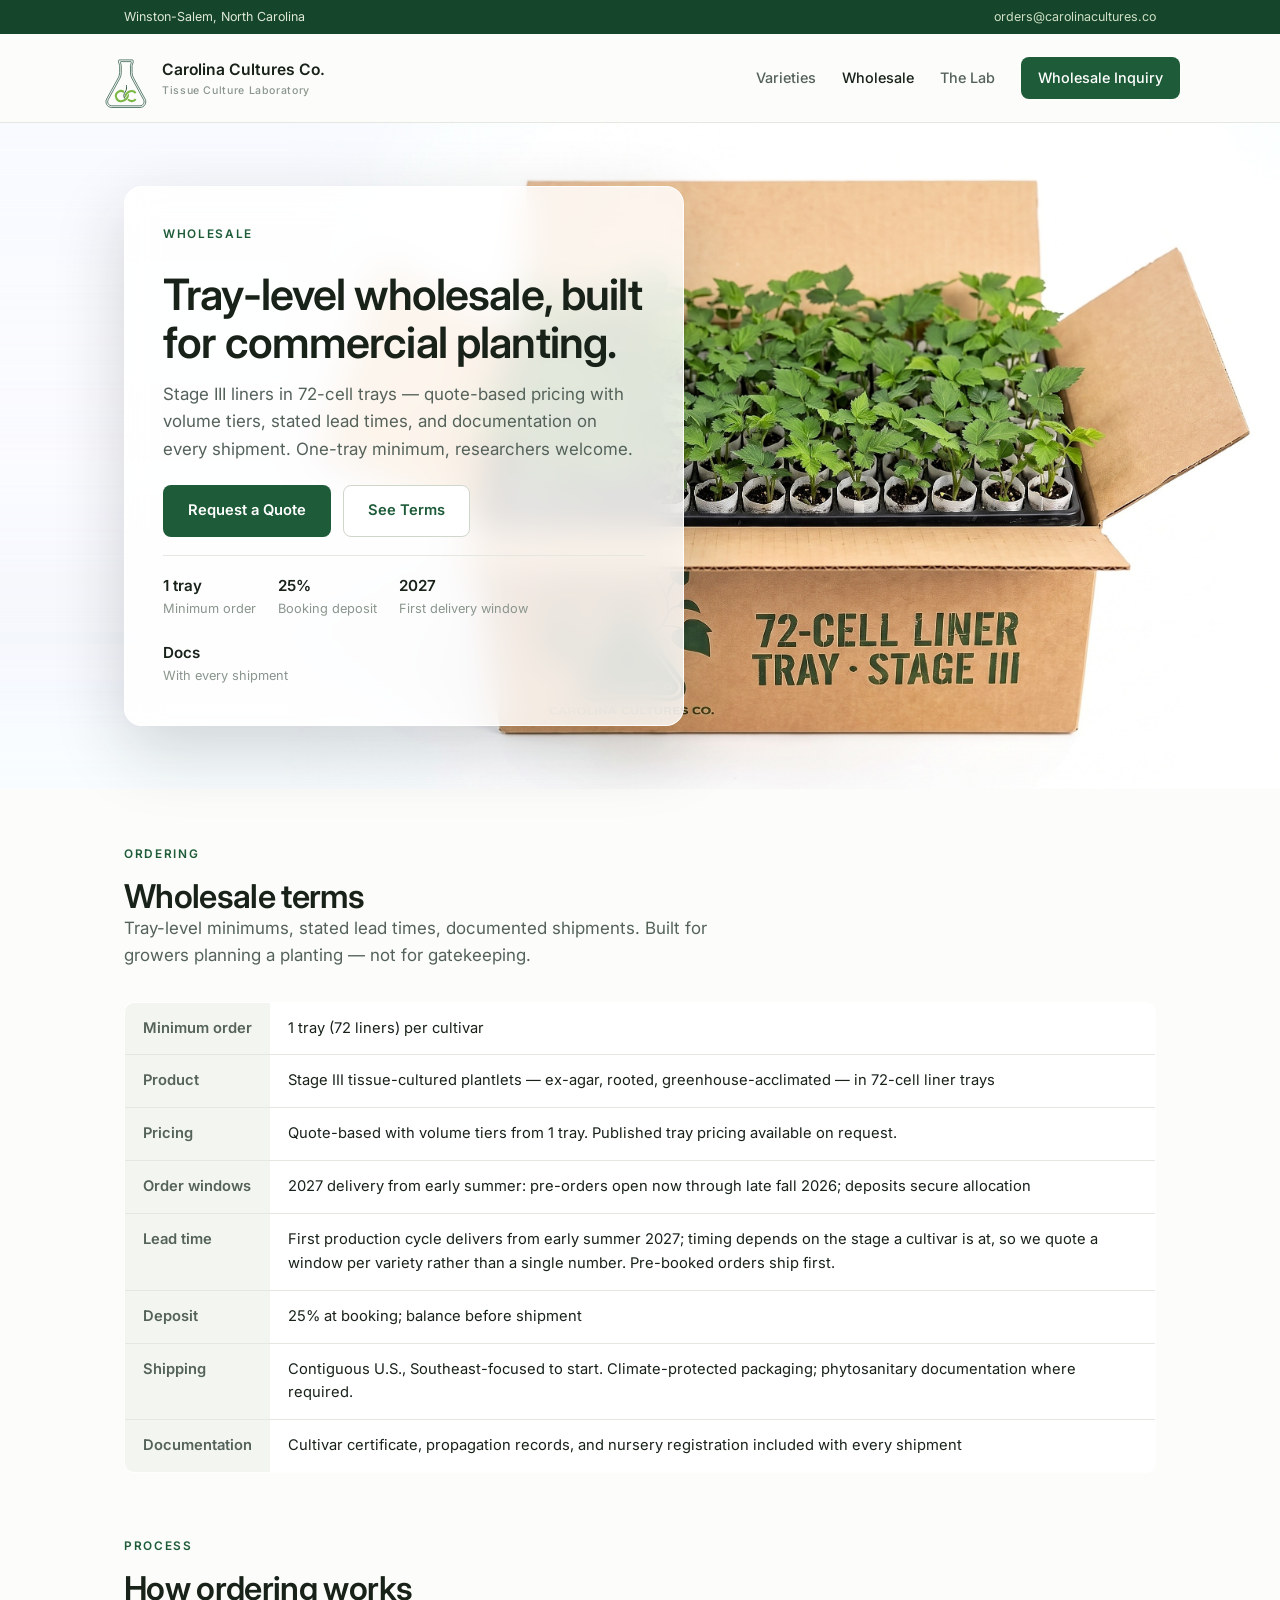
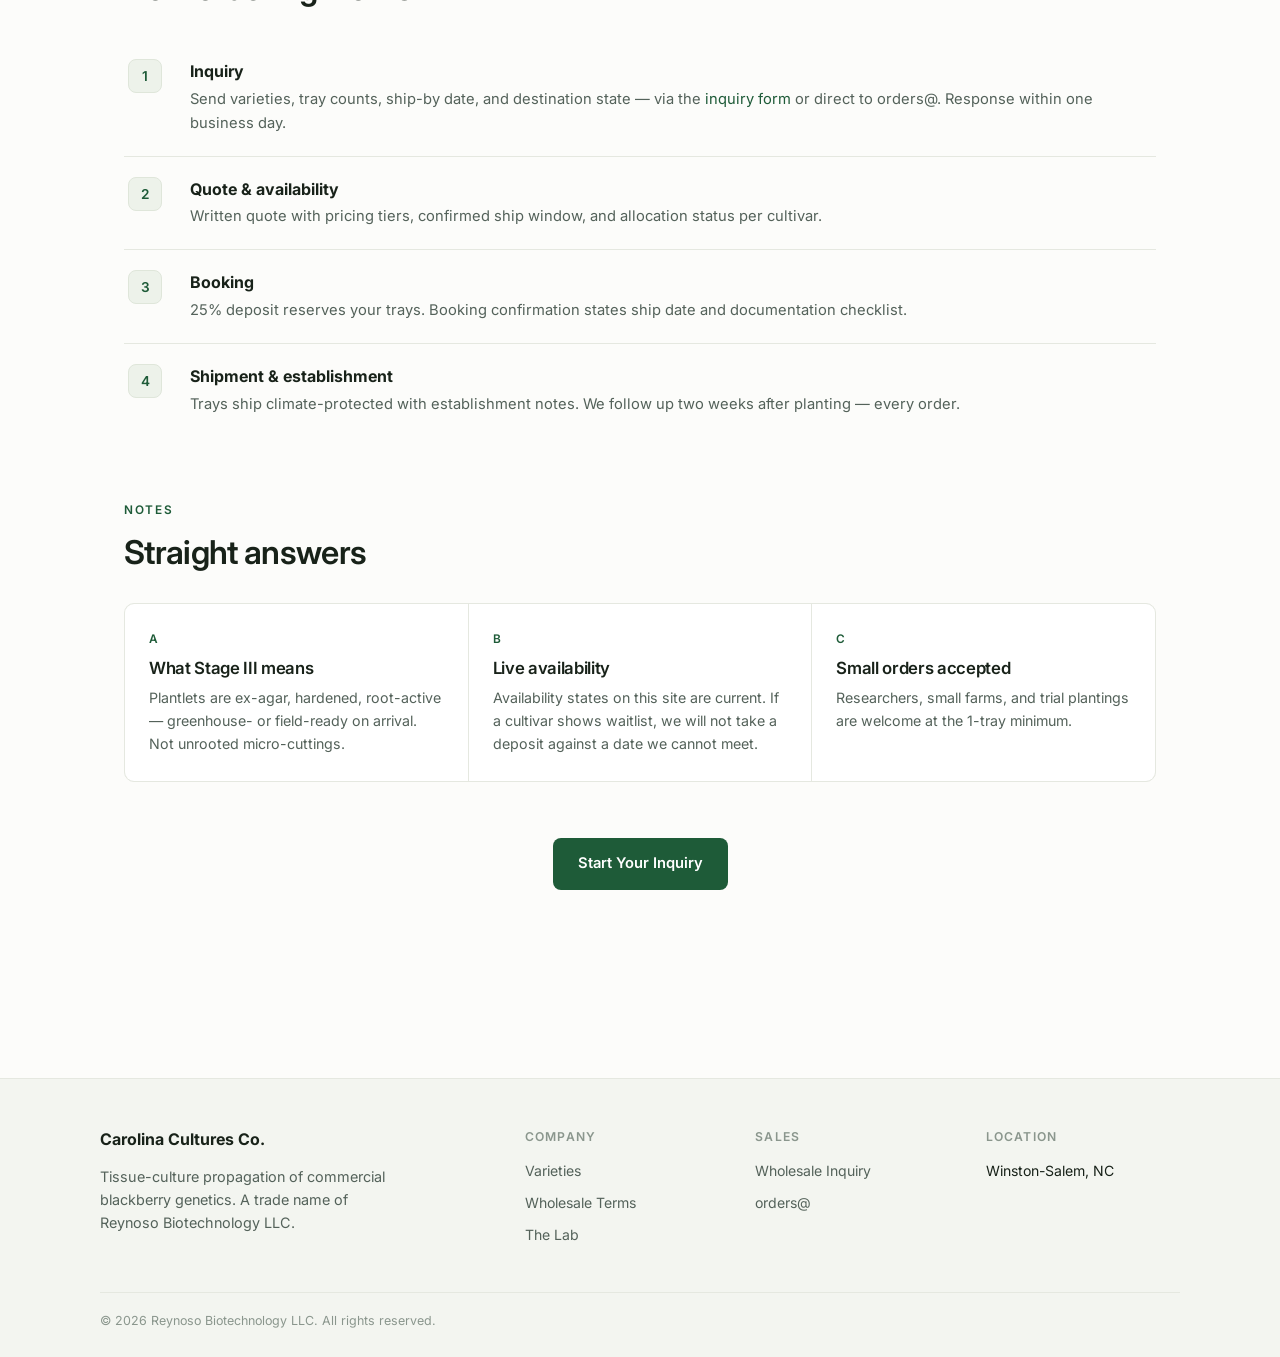
<file: wholesale.html>
<!DOCTYPE html>
<html lang="en">
<head>
<meta charset="utf-8">
<meta name="viewport" content="width=device-width, initial-scale=1">
<title>Wholesale Terms — Carolina Cultures Co.</title>
<meta name="description" content="Wholesale ordering terms for tissue-cultured blackberry liners: tray minimums, lead times, deposits, shipping, and documentation.">
<link href="https://fonts.googleapis.com/css2?family=Inter:wght@400;500;600&display=swap" rel="stylesheet">
<link rel="stylesheet" href="css/site.css">
<link rel="icon" href="img/favicon.svg" type="image/svg+xml">
</head>
<body>

<div class="util">
  <div class="wrap">
    <div class="u-left">Winston-Salem, North Carolina</div>
    <div class="u-right"><a href="mailto:orders@carolinacultures.co">orders@carolinacultures.co</a></div>
  </div>
</div>

<header class="site">
  <div class="wrap nav">
    <a class="brand" href="./"><span class="mark"><img class="mk-anim" src="img/mark-anim.svg" alt=""><img class="mk-static" src="img/mark.svg" alt=""></span><span>Carolina Cultures Co.<small>Tissue Culture Laboratory</small></span></a>
    <nav class="links">
      <a href="varieties.html">Varieties</a>
      <a href="wholesale.html" aria-current="page">Wholesale</a>
      <a href="about.html">The Lab</a>
      <a href="contact.html" class="cta-mini">Wholesale Inquiry</a>
    </nav>
  </div>
<nav class="m-links">
    <a href="varieties.html">Varieties</a>
    <a href="wholesale.html" aria-current="page">Wholesale</a>
    <a href="about.html">The Lab</a>
  </nav>
</header>

<section class="hero-w">
  <div class="photo"><img src="img/ship-box-left33-2p5k.jpg" alt="Stage III blackberry liner tray shipped in a Carolina Cultures Co. box"></div>
  <div class="wrap shell">
    <div class="glass-card">
      <p class="kicker">Wholesale</p>
      <h1>Tray-level wholesale, built for commercial planting.</h1>
      <p class="lead sub">Stage III liners in 72-cell trays — quote-based pricing with volume tiers, stated lead times, and documentation on every shipment. One-tray minimum, researchers welcome.</p>
      <div class="btn-row">
        <a class="btn btn-primary" href="contact.html">Request a Quote</a>
        <a class="btn btn-outline" href="#terms">See Terms</a>
      </div>
      <div class="hero-meta">
        <div><b>1 tray</b> Minimum order</div>
        <div><b>25%</b> Booking deposit</div>
        <div><b>2027</b> First delivery window</div>
        <div><b>Docs</b> With every shipment</div>
      </div>
    </div>
  </div>
</section>

<section class="block" id="terms" style="padding-top:56px">
  <div class="wrap">
    <div class="sec-head">
      <p class="kicker">Ordering</p>
      <h2>Wholesale terms</h2>
      <p class="lead">Tray-level minimums, stated lead times, documented shipments. Built for growers planning a planting — not for gatekeeping.</p>
    </div>

    <table class="terms">
      <tr><th>Minimum order</th><td>1 tray (72 liners) per cultivar</td></tr>
      <tr><th>Product</th><td>Stage III tissue-cultured plantlets — ex-agar, rooted, greenhouse-acclimated — in 72-cell liner trays</td></tr>
      <tr><th>Pricing</th><td>Quote-based with volume tiers from 1 tray. Published tray pricing available on request.</td></tr>
      <tr><th>Order windows</th><td>2027 delivery from early summer: pre-orders open now through late fall 2026; deposits secure allocation</td></tr>
      <tr><th>Lead time</th><td>First production cycle delivers from early summer 2027; timing depends on the stage a cultivar is at, so we quote a window per variety rather than a single number. Pre-booked orders ship first.</td></tr>
      <tr><th>Deposit</th><td>25% at booking; balance before shipment</td></tr>
      <tr><th>Shipping</th><td>Contiguous U.S., Southeast-focused to start. Climate-protected packaging; phytosanitary documentation where required.</td></tr>
      <tr><th>Documentation</th><td>Cultivar certificate, propagation records, and nursery registration included with every shipment</td></tr>
    </table>

    <div class="sec-head" style="margin-top:64px">
      <p class="kicker">Process</p>
      <h2>How ordering works</h2>
    </div>
    <div class="steps">
      <div class="step"><div class="n">1</div><div><b>Inquiry</b><p>Send varieties, tray counts, ship-by date, and destination state — via the <a href="contact.html">inquiry form</a> or direct to orders@. Response within one business day.</p></div></div>
      <div class="step"><div class="n">2</div><div><b>Quote &amp; availability</b><p>Written quote with pricing tiers, confirmed ship window, and allocation status per cultivar.</p></div></div>
      <div class="step"><div class="n">3</div><div><b>Booking</b><p>25% deposit reserves your trays. Booking confirmation states ship date and documentation checklist.</p></div></div>
      <div class="step"><div class="n">4</div><div><b>Shipment &amp; establishment</b><p>Trays ship climate-protected with establishment notes. We follow up two weeks after planting — every order.</p></div></div>
    </div>

    <div class="sec-head" style="margin-top:64px">
      <p class="kicker">Notes</p>
      <h2>Straight answers</h2>
    </div>
    <div class="feat-grid">
      <div class="feat"><div class="num">A</div><h3>What Stage III means</h3><p>Plantlets are ex-agar, hardened, root-active — greenhouse- or field-ready on arrival. Not unrooted micro-cuttings.</p></div>
      <div class="feat"><div class="num">B</div><h3>Live availability</h3><p>Availability states on this site are current. If a cultivar shows waitlist, we will not take a deposit against a date we cannot meet.</p></div>
      <div class="feat"><div class="num">C</div><h3>Small orders accepted</h3><p>Researchers, small farms, and trial plantings are welcome at the 1-tray minimum.</p></div>
    </div>

    <div style="margin-top:56px; text-align:center">
      <a class="btn btn-primary" href="contact.html">Start Your Inquiry</a>
    </div>
  </div>
</section>

<footer class="site">
  <div class="wrap top">
    <div>
      <b style="font-size:1rem">Carolina Cultures Co.</b>
      <p class="brandline">Tissue-culture propagation of commercial blackberry genetics. A trade name of Reynoso Biotechnology LLC.</p>
    </div>
    <div><h4>Company</h4><ul>
      <li><a href="varieties.html">Varieties</a></li>
      <li><a href="wholesale.html">Wholesale Terms</a></li>
      <li><a href="about.html">The Lab</a></li>
    </ul></div>
    <div><h4>Sales</h4><ul>
      <li><a href="contact.html">Wholesale Inquiry</a></li>
      <li><a href="mailto:orders@carolinacultures.co">orders@</a></li>
    </ul></div>
    <div><h4>Location</h4><ul>
      <li>Winston-Salem, NC</li>
    </ul></div>
  </div>
  <div class="wrap legal">
    <span>© 2026 Reynoso Biotechnology LLC. All rights reserved.</span>
  </div>
</footer>

</body>
</html>
</file>
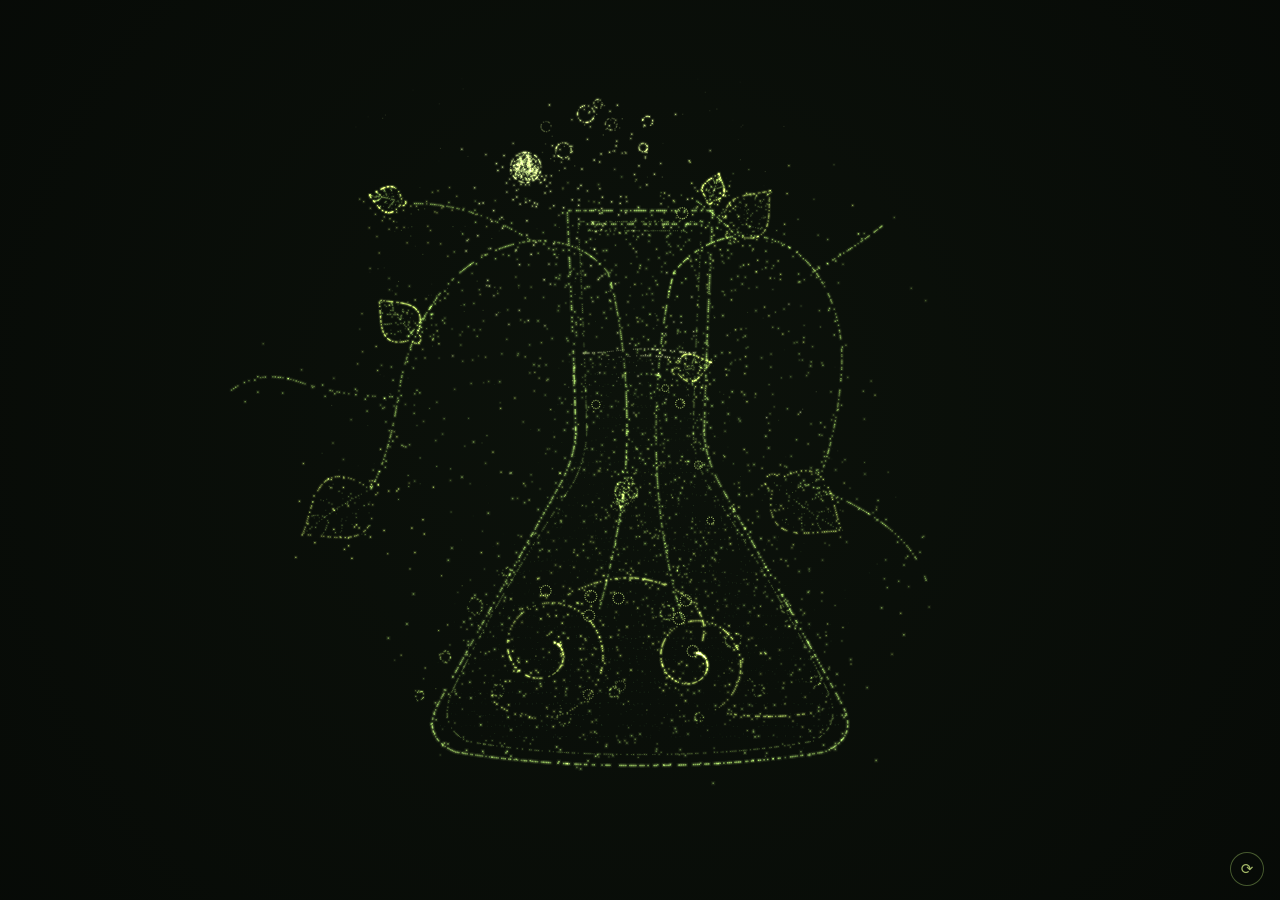
<file: assets/flask-alive.html>
<!DOCTYPE html>
<html lang="en">
<head>
<meta charset="utf-8">
<meta name="viewport" content="width=device-width, initial-scale=1">
<title>The Green Flask - Alive</title>
<!--
  THE GREEN FLASK - ALIVE
  The embroidered flask as a single endless living scene. Every system runs
  on its own independent cycle, so the loop never visibly repeats:

  - bubbles are born in the swirl, rise and wobble through the liquid, pop
    in a small flash at the meniscus - and every third one escapes up the
    neck to drift off above the rim
  - the bubble cluster above the rim perpetually rises and renews around a
    breathing mother bubble with a slowly turning phyllotaxis iris
  - sap pulses run continuously from the liquid up the vines to the leaves
  - a gusting wind sways the vines and leaves (never perfectly periodic)
  - the swirl stirs, the meniscus sloshes, light bands travel the liquid,
    satin glints sweep the leaves, spores drift upward, and every ~11s a
    bead of condensation slides down the glass

  Interactions: click/tap or Space = STIR (the swirl spins up, bubbles
  rush, the surface sloshes, the vines rustle - then it all settles).
  R = reassemble from scatter.

  Self-contained, no dependencies. Respects prefers-reduced-motion
  (static flask). Tuning: CFG at the top of the engine script (caption).
  Embed as a full-page hero via iframe, or inline the scripts + canvas.
-->
<style>
  html, body { margin: 0; height: 100%; overflow: hidden; background: #060906; }
  #c { position: fixed; inset: 0; display: block; cursor: pointer; }
  #controls { position: fixed; right: 16px; bottom: 14px; display: flex; gap: 8px; z-index: 2; }
  #controls button {
    width: 34px; height: 34px; border-radius: 50%;
    border: 1px solid rgba(150, 186, 96, .45); background: rgba(8, 12, 8, .25);
    color: rgba(190, 214, 120, .85); font: 400 15px/1 system-ui; cursor: pointer;
    transition: border-color .2s, color .2s;
  }
  #controls button:hover { border-color: rgba(200, 224, 130, .9); color: #dcebae; }
  #controls button:focus-visible { outline: 2px solid #b5cc5e; outline-offset: 2px; }
  #caption {
    position: fixed; left: 0; right: 0; bottom: 18px; text-align: center; z-index: 1;
    font: 400 13px/1 "Iowan Old Style", "Palatino Linotype", Georgia, serif;
    letter-spacing: .42em; text-indent: .42em; color: rgba(160, 190, 100, .7);
    pointer-events: none; text-transform: uppercase;
  }
</style>
</head>
<body>
<canvas id="c" title="Click to stir - restart (R)"></canvas>
<p id="caption" hidden></p>
<div id="controls">
  <button id="restartBtn" aria-label="Restart" title="Restart (R)">&#10227;</button>
</div>
<script>
/* The Green Flask — scene geometry.
   Act I/IV: the embroidered flask. Act II: growth mathematics + cell lattice.
   Act III: a swaying L-system plant. The bubble cluster above the rim is the
   thread that stays bright through every act. */
(function (root) {
  const W = 1180, H = 1000, TAU = Math.PI * 2;
  function hash(n) { const x = Math.sin(n * 127.1 + 311.7) * 43758.5453; return x - Math.floor(x); }

  /* layers, ascending draw order */
  const FL = { LIQ: 0, SWIRL: 1, BUBIN: 2, MEN: 3, INNER: 4, OUT: 5, STEM: 6, LEAF: 7, TBUB: 8 };

  /* ---------- helpers ---------- */
  function mkEmit(layer, out) {
    let idx = 0;
    const push = (x, y, o) => { out.push(Object.assign({ x, y, l: layer, s: idx, u: 0, h: hash(layer * 7919 + idx * 13.7), ax: 0, ay: 0, ar: 0, d: 0, bp: 0 }, o)); idx++; };
    return {
      push,
      line(x1, y1, x2, y2, sp, o) {
        const n = Math.max(2, Math.round(Math.hypot(x2 - x1, y2 - y1) / sp));
        for (let i = 0; i <= n; i++) push(x1 + (x2 - x1) * i / n, y1 + (y2 - y1) * i / n, o);
      },
      ring(cx, cy, r, sp, o) {
        const n = Math.max(6, Math.round(TAU * r / sp));
        for (let i = 0; i < n; i++) {
          const a = (i / n) * TAU;
          push(cx + r * Math.cos(a), cy + r * Math.sin(a), Object.assign({ ax: cx, ay: cy, ar: r, u: a }, o));
        }
      },
      fin(out2) {
        const mine = out2.filter(p => p.l === layer), n = Math.max(1, mine.length - 1);
        mine.forEach((p, i) => p.s = i / n);
      }
    };
  }
  /* quadratic chain: segs [[cx,cy,x,y],...] from (x0,y0); calls cb(x,y,uCum,tx,ty) */
  function qchain(x0, y0, segs, sp, cb) {
    let px = x0, py = y0, u = 0;
    for (const [cx, cy, x1, y1] of segs) {
      const approx = Math.hypot(cx - px, cy - py) + Math.hypot(x1 - cx, y1 - cy);
      const n = Math.max(3, Math.round(approx / sp));
      for (let i = 1; i <= n; i++) {
        const t = i / n, mt = 1 - t;
        const x = mt * mt * px + 2 * mt * t * cx + t * t * x1;
        const y = mt * mt * py + 2 * mt * t * cy + t * t * y1;
        u += Math.hypot(x - (cb.lx ?? px), y - (cb.ly ?? py)) * 0 + approx / n; // arc-ish
        cb(x, y, u);
      }
      px = x1; py = y1;
    }
    return u;
  }

  /* heart/ivy leaf: outline (u=0), veins (u=1), stipple (u=2) */
  function leaf(emit, cx, cy, sc, rot, bp, dSway) {
    const co = Math.cos(rot), sn = Math.sin(rot);
    const put = (lx, ly, part) => {
      emit.push(cx + (lx * co - ly * sn) * sc, cy + (lx * sn + ly * co) * sc,
                { u: part, bp, d: dSway });
    };
    const hw = t => 0.42 * Math.sin(Math.PI * Math.pow(t, 0.75)) * Math.pow(1 - t, 0.15);
    for (let sgn = -1; sgn <= 1; sgn += 2)                       // outline
      for (let i = 0; i <= 46; i++) { const t = 0.03 + 0.97 * i / 46; put(t, sgn * hw(t), 0); }
    for (let i = 0; i <= 9; i++) {                               // base notch
      const t = i / 9, a = Math.PI / 2 + t * Math.PI;
      put(0.03 + 0.09 * Math.cos(a) - 0.06, hw(0.03) * Math.cos(t * Math.PI), 0);
    }
    for (let i = 0; i <= 26; i++) { const t = i / 26; put(t, 0.03 * Math.sin(Math.PI * t), 1); }  // midrib
    for (const tb of [0.22, 0.42, 0.62])                         // side veins
      for (let sgn = -1; sgn <= 1; sgn += 2)
        for (let i = 1; i <= 8; i++) {
          const q = i / 8;
          put(tb + q * 0.17, sgn * q * hw(tb + q * 0.17) * 0.8, 1);
        }
    for (let t = 0.08; t < 0.97; t += 0.085)                     // stipple
      for (let yy = -1; yy <= 1; yy += 0.24) {
        const w = hw(t) * 0.82;
        if (Math.abs(yy) * 0.45 < w && hash(t * 91 + yy * 57 + bp) > 0.45) put(t, yy * 0.45, 2);
      }
  }

  /* ---------- ACT I / IV: the flask ---------- */
  function buildFlask() {
    const pts = [];

    /* liquid rows (two tones by depth), clipped to the inner silhouette */
    {
      const e = mkEmit(FL.LIQ, pts);
      const xl = y => {
        if (y < 392) return 527;
        if (y < 456) return 527 + (y - 392) / 64 * (505 - 527);
        if (y < 706) return 505 - 0.552 * (y - 456);
        if (y < 740) return 367 - (y - 706) / 34 * 15;
        if (y < 758) return 352 + (y - 740) / 18 * 40;
        return 392 + (y - 758) / 6 * 38;
      };
      for (let y = 312; y <= 762; y += 13) {
        const a = xl(y), b = 1180 - a;
        const n = Math.max(2, Math.round((b - a) / 5));
        for (let i = 0; i <= n; i++)
          e.push(a + (b - a) * i / n, y + (hash(y * 3 + i) - 0.5) * 2.4, { u: y < 560 ? 0 : 1 });
      }
      e.fin(pts);
    }

    /* swirl motif: two curls + wave crest + underline */
    {
      const e = mkEmit(FL.SWIRL, pts);
      const curl = (cx, cy, r0, r1, turns, flip) => {
        const n = Math.round(turns * 150);
        for (let i = 0; i <= n; i++) {
          const q = i / n, th = flip * q * turns * TAU - Math.PI / 2;
          const r = r0 + (r1 - r0) * q;
          e.push(cx + r * Math.cos(th), cy + r * Math.sin(th), { ax: cx, ay: cy, ar: r, u: th });
        }
      };
      curl(478, 652, 12, 86, 1.55, 1);
      curl(652, 664, 10, 64, 1.35, 1);
      qchain(498, 590, [[575, 545, 640, 585], [672, 608, 664, 640]], 2, (x, y) => e.push(x, y, {}));
      qchain(690, 726, [[740, 734, 792, 726]], 2, (x, y) => e.push(x, y, {}));
      e.fin(pts);
    }

    /* bubbles + specks inside the liquid, tiny leaf in the neck */
    {
      const e = mkEmit(FL.BUBIN, pts);
      const rings = [[395, 600, 9], [422, 700, 7], [360, 660, 6], [500, 732, 8], [560, 702, 6],
                     [622, 608, 8], [700, 640, 9], [730, 700, 7], [762, 600, 6], [660, 732, 5],
                     [432, 560, 5], [640, 558, 6], [330, 706, 5], [798, 688, 6], [560, 482, 4], [612, 432, 3]];
      for (const [x, y, r] of rings) e.ring(x, y, r, 1.6, {});
      for (let i = 0; i < 26; i++)
        e.push(360 + hash(i * 3.1) * 460, 540 + hash(i * 7.7 + 2) * 220, {});
      leaf(e, 578, 452, 34, 1.9, 0.4, 0);
      e.fin(pts);
    }

    /* meniscus */
    {
      const e = mkEmit(FL.MEN, pts);
      e.line(523, 298, 657, 298, 2.2, {});
      e.line(542, 306, 638, 306, 2.6, {});
      e.fin(pts);
    }

    /* inner + outer outlines (mirrored quad chains) */
    function outlinePath(e, inset) {
      const i = inset;
      const left = [
        [512 + i, 300, 514 + i, 392],
        [514 + i, 424, 492 + i * 1.4, 462 - i * 0.5],
        [420, 590, 352 + i * 1.2, 714 - i],
        [330 + i * 1.6, 754 - i, 372 + i, 772 - i],
        [470, 788 - i, 590, 788 - i]
      ];
      const start = [504 + i, 132 + i];
      const pushPt = (x, y) => e.push(x, y, {});
      qchain(start[0], start[1], left, 2.2, pushPt);
      const right = left.map(([cx, cy, x, y]) => [1180 - cx, cy, 1180 - x, y]).reverse()
        .map(([cx, cy, x, y], k, arr) => k < arr.length - 1
          ? [cx, cy, arr[k + 1][2] === undefined ? x : x, y] : [cx, cy, x, y]);
      /* mirror: walk from bottom-centre up the right side */
      let px = 590, py = 788 - i;
      for (let k = left.length - 1; k >= 0; k--) {
        const [cx, cy, x, y] = left[k];
        const sx = k > 0 ? left[k - 1][2] : start[0], sy = k > 0 ? left[k - 1][3] : start[1];
        qchain(px, py, [[1180 - cx, cy, 1180 - sx, sy]], 2.2, pushPt);
        px = 1180 - sx; py = sy;
      }
      e.line(1180 - start[0], start[1], start[0], start[1], 2.2, {});       // rim
      e.line(516 + i, 148 + i * 0.6, 664 - i, 148 + i * 0.6, 2.4, {});      // rim band
    }
    { const e = mkEmit(FL.INNER, pts); outlinePath(e, 13); e.fin(pts); }
    { const e = mkEmit(FL.OUT, pts); outlinePath(e, 0); e.fin(pts); }

    /* stems: inside the flask (no sway) then out into the air (sway ramps) */
    {
      const e = mkEmit(FL.STEM, pts);
      let uAll = 0;
      const stem = (x0, y0, segs, dRampFrom, bp, sp) => {
        let uLoc = 0;
        const total = qchain(x0, y0, segs, 1, () => {});               // measure
        qchain(x0, y0, segs, sp || 2.1, (x, y, u) => {
          uLoc = u;
          const d = dRampFrom < 0 ? 0 : Math.max(0, (u - dRampFrom) / Math.max(1, total - dRampFrom));
          e.push(x, y, { u: uAll + u, d, bp });
        });
        uAll += uLoc + 40;
      };
      stem(540, 610, [[560, 540, 570, 470], [578, 400, 572, 320], [566, 250, 552, 205],
                      [520, 165, 462, 168], [398, 176, 352, 232], [312, 286, 300, 352],
                      [288, 420, 262, 462]], 470, 0.15);
      stem(352, 232, [[330, 262, 324, 284]], 0, 0.35);
      stem(300, 352, [[240, 352, 196, 332], [160, 318, 138, 342]], 0, 0.55, 2.6);
      stem(462, 168, [[392, 122, 322, 122]], 0, 0.75, 2.6);
      stem(640, 615, [[618, 540, 612, 470], [606, 400, 612, 320], [618, 250, 630, 205],
                      [660, 168, 704, 162], [760, 158, 792, 206], [824, 258, 812, 330],
                      [800, 402, 772, 452]], 460, 0.9);
      stem(704, 162, [[680, 140, 658, 124]], 0, 0.28);
      stem(612, 330, [[620, 326, 626, 324]], 0, 0.5);
      stem(772, 452, [[840, 470, 890, 504], [928, 530, 946, 566]], 0, 0.68, 2.6);
      stem(792, 206, [[848, 172, 898, 150]], 0, 0.44, 2.6);
      e.fin(pts);
    }

    /* leaves */
    {
      const e = mkEmit(FL.LEAF, pts);
      leaf(e, 262, 462, 96, 2.55, 0.12, 0.85);   // big left, pointing down-left
      leaf(e, 324, 284, 62, 3.95, 0.31, 0.6);    // mid left, up-left
      leaf(e, 322, 122, 40, 3.35, 0.47, 0.75);   // small upper-left
      leaf(e, 772, 452, 98, 0.62, 0.58, 0.85);   // big right, down-right
      leaf(e, 704, 158, 68, -0.85, 0.71, 0.6);   // top right, up-right
      leaf(e, 628, 322, 42, -0.25, 0.83, 0.45);  // small mid right
      leaf(e, 656, 122, 34, -1.25, 0.92, 0.7);   // tiny top
      e.fin(pts);
    }

    /* thread: the bubble cluster above the rim (big one gets a phyllotaxis iris) */
    {
      const e = mkEmit(FL.TBUB, pts);
      e.ring(455, 80, 17, 1.25, { bp: 0.1 });
      const GA = Math.PI * (3 - Math.sqrt(5));
      for (let n = 1; n <= 250; n++) {
        const r = 0.92 * Math.sqrt(n), a = n * GA;
        e.push(455 + r * Math.cos(a), 80 + r * Math.sin(a), { ax: 455, ay: 80, ar: r, u: a, bp: 0.1 });
      }
      const small = [[525, 55, 10], [497, 112, 9], [560, 95, 7], [475, 38, 6], [543, 25, 5], [600, 60, 6], [590, 105, 5]];
      small.forEach(([x, y, r], k) => e.ring(x, y, r, 1.25, { bp: 0.2 + k * 0.1 }));
      e.fin(pts);
    }

    for (const p of pts) { p.y += 85; if (p.ar) p.ay += 85; }
    return pts;
  }

  /* ---------- ACT II: growth mathematics + hex lattice ---------- */
  const MATH_ITEMS = [
    { t: 'dN/dt = rN(1 \u2212 N/K)', x: 245, y: 165, s: 31, r: -0.04 },
    { t: 'N = N\u2080\u00B7e^(rt)', x: 745, y: 140, s: 33, r: 0.03 },
    { t: '\u2202u/\u2202t = D\u2207\u00B2u + f(u,v)', x: 250, y: 420, s: 30, r: 0.02 },
    { t: 'F \u2192 F[+F]F[\u2212F]F', x: 680, y: 395, s: 30, r: -0.03 },
    { t: '6CO\u2082 + 6H\u2082O \u2192 C\u2086H\u2081\u2082O\u2086 + 6O\u2082', x: 320, y: 655, s: 25, r: 0.02 },
    { t: 'F\u2099 = F\u2099\u208B\u2081 + F\u2099\u208B\u2082', x: 790, y: 630, s: 30, r: -0.02 },
    { t: '\u03C6 = (1+\u221A5)/2', x: 420, y: 850, s: 30, r: 0.02 },
    { t: '\u2207', x: 960, y: 300, s: 84, r: 0.05 }
  ];
  const THREAD_ITEM = { t: '137.5\u00B0', x: 855, y: 830, s: 88, r: -0.03 };

  function buildHex() {
    const out = [], a = 58, dx = 1.5 * a, dy = Math.sqrt(3) * a;
    let id = 0;
    for (let col = -1; col * dx < W + dx; col++)
      for (let row = -1; row * dy < H + dy; row++) {
        if ((col + row) % 2) continue;                              // checker
        const cx = col * dx, cy = row * dy + (col % 2 ? dy / 2 : 0);
        id++;
        for (let e6 = 0; e6 < 6; e6++) {
          const a1 = e6 * TAU / 6, a2 = (e6 + 1) * TAU / 6;
          for (let i = 0; i < 7; i++) {
            const t = i / 7;
            const px = cx + a * Math.cos(a1) * (1 - t) + a * Math.cos(a2) * t;
            const py = cy + a * Math.sin(a1) * (1 - t) + a * Math.sin(a2) * t;
            out.push({ x: px, y: py, ax: cx, ay: cy, hid: hash(id * 17.3) });
          }
        }
      }
    return out;
  }

  /* ---------- ACT III: the plant ---------- */
  function buildPlant() {
    const body = [], tips = [];
    let maxLen = 1;
    const seg = (x, y, ang, len, depth, u0, bp) => {
      const n = Math.max(3, Math.round(len / 5));
      let px = x, py = y, a = ang;
      for (let i = 1; i <= n; i++) {
        a += (hash(bp * 91 + i) - 0.5) * 0.06;
        const nx = px + Math.cos(a) * (len / n), ny = py + Math.sin(a) * (len / n);
        const u = u0 + (i / n) * len;
        body.push({ x: nx, y: ny, part: 0, d: u, bp, h: hash(bp * 53 + i * 7.7) });
        maxLen = Math.max(maxLen, u);
        px = nx; py = ny;
      }
      return [px, py, a, u0 + len];
    };
    (function grow(x, y, ang, len, depth, u0, id) {
      const bp = hash(id * 13.7);
      const [ex, ey, ea, u1] = seg(x, y, ang, len, depth, u0, bp);
      if (depth >= 4 || len < 26) { tips.push({ x: ex, y: ey, ang: ea, u: u1, id }); return; }
      const kids = 2 + (hash(id * 31.1) > 0.6 ? 1 : 0);
      for (let c = 0; c < kids; c++) {
        const spread = 0.34 + 0.34 * hash(id * 7 + c * 3);
        const na = ea + (c === 0 ? -spread : c === 1 ? spread : (hash(id + c) - 0.5) * 0.3);
        grow(ex, ey, na, len * (0.6 + 0.14 * hash(id * 5 + c)), depth + 1, u1, id * 3 + c + 1);
      }
    })(590, 868, -Math.PI / 2, 205, 0, 0, 1);

    body.forEach(p => p.d /= maxLen);
    tips.sort((a, b) => a.y - b.y);

    /* leaves + tendrils on tips (skip the top tip: it takes the flower) */
    tips.slice(1).forEach((tp, k) => {
      const bp = hash(k * 91.3), d = tp.u / maxLen;
      if (k % 3 === 2) {                                            // tendril curl
        for (let i = 0; i <= 60; i++) {
          const q = i / 60, th = tp.ang + q * 3.4 * (k % 2 ? 1 : -1);
          const r = 36 * (1 - q * 0.85);
          body.push({ x: tp.x + Math.cos(th) * r * q * 3.0, y: tp.y + Math.sin(th) * r * q * 3.0,
                      part: 2, d, bp, h: hash(k * 7 + i) });
        }
      } else {
        const sc = 30 + 26 * hash(k * 3.7);
        const co = Math.cos(tp.ang), sn = Math.sin(tp.ang);
        const hw = t => 0.42 * Math.sin(Math.PI * Math.pow(t, 0.75)) * Math.pow(1 - t, 0.15);
        for (let sgn = -1; sgn <= 1; sgn += 2)
          for (let i = 0; i <= 30; i++) {
            const t = 0.05 + 0.95 * i / 30, ly = sgn * hw(t);
            body.push({ x: tp.x + (t * co - ly * sn) * sc, y: tp.y + (t * sn + ly * co) * sc,
                        part: 1, d, bp, h: hash(k * 11 + i * 3 + sgn) });
          }
      }
    });
    for (let i = 0; i < 240; i++) {                                 // soil mound
      const a = hash(i * 3.3) * TAU, r = Math.sqrt(hash(i * 7.1)) ;
      body.push({ x: 590 + Math.cos(a) * 150 * r, y: 878 + Math.sin(a) * 22 * r,
                  part: 3, d: 0, bp: 0, h: hash(i * 5.9) });
    }

    /* thread: crown flower at the top tip + buds on the next four */
    const thread = [];
    const top = tips[0] || { x: 590, y: 260 };
    const GA = Math.PI * (3 - Math.sqrt(5));
    for (let n = 1; n <= 300; n++) {
      const r = 2.1 * Math.sqrt(n), a = n * GA;
      thread.push({ x: top.x + r * Math.cos(a), y: top.y + r * Math.sin(a),
                    part: 4, d: 1, bp: 0, u: a, h: hash(n * 3.7) });
    }
    tips.slice(1, 5).forEach((tp, k) => {
      for (let i = 0; i < 40; i++) {
        const a = (i / 40) * TAU;
        thread.push({ x: tp.x + 7 * Math.cos(a), y: tp.y + 7 * Math.sin(a),
                      part: 5, d: tp.u / maxLen, bp: 0.3 + k * 0.2, u: a, h: hash(k * 17 + i) });
      }
    });
    return { body, thread };
  }

  const api = { buildFlask, buildPlant, buildHex, MATH_ITEMS, THREAD_ITEM, leaf, hash, W, H, FL };
  if (typeof module !== 'undefined' && module.exports) module.exports = api;
  else root.Flora = api;
})(typeof window !== 'undefined' ? window : globalThis);

</script>
<script>
/* The Green Flask — Alive. A single endless scene.
   Everything breathes on independent cycles so the loop never visibly repeats:
   bubbles are born in the swirl, rise, pop at the meniscus or escape the neck;
   sap pulses run the vines; wind gusts move the leaves; the swirl stirs;
   condensation drips down the glass. Click to stir it up. */
(function () {
  const F = window.Flora;
  const CFG = { caption: '' };
  const W = F.W, H = F.H, FL = F.FL, TAU = Math.PI * 2;

  const pool = F.buildFlask();
  const N = pool.length;
  const pX = new Float32Array(N), pY = new Float32Array(N), pL = new Uint8Array(N);
  const pU = new Float32Array(N), pD = new Float32Array(N), pB = new Float32Array(N);
  const pAx = new Float32Array(N), pAy = new Float32Array(N), pAr = new Float32Array(N);
  const hA = new Float32Array(N);
  let uStemMax = 1;
  pool.forEach((p, i) => {
    pX[i] = p.x; pY[i] = p.y; pL[i] = p.l; pU[i] = p.u; pD[i] = p.d; pB[i] = p.bp;
    pAx[i] = p.ax; pAy[i] = p.ay; pAr[i] = p.ar; hA[i] = p.h;
    if (p.l === FL.STEM) uStemMax = Math.max(uStemMax, p.u);
  });
  const sX = new Float32Array(N), sY = new Float32Array(N);
  for (let i = 0; i < N; i++) {
    sX[i] = 60 + F.hash(i * 3.3) * (W - 120);
    sY[i] = 60 + F.hash(i * 7.7 + 1) * (H - 120);
  }
  /* leaf anchors for drifting spores */
  const LEAVES = [[262, 547], [324, 369], [322, 207], [772, 537], [704, 243], [628, 407], [656, 207]];

  const DKG = [66, 100, 58], OLIVE = [122, 156, 70], BRT = [168, 194, 86];
  const PALE = [214, 227, 154], HOTG = [236, 246, 198], MIDG = [104, 138, 66];
  const mixC = (A, B, m) => [A[0] + (B[0] - A[0]) * m, A[1] + (B[1] - A[1]) * m, A[2] + (B[2] - A[2]) * m];

  const cv = document.getElementById('c');
  const ctx = cv.getContext('2d');
  const reduced = window.matchMedia && matchMedia('(prefers-reduced-motion: reduce)').matches;
  let k = 1, ox = 0, oy = 0, dpr = 1;
  let t0 = performance.now() / 1000, tPrev = 0;
  let E = 0, swirlPh = 0, sloshPh = 0, sapPh = 0;
  let liqStride = 1, emaDt = 16, frames = 0;

  function resize() {
    dpr = Math.min(2, window.devicePixelRatio || 1);
    const cw = window.innerWidth, ch = window.innerHeight;
    cv.width = cw * dpr; cv.height = ch * dpr;
    cv.style.width = cw + 'px'; cv.style.height = ch + 'px';
    k = Math.min(cw / W, ch / H) * 0.94;
    ox = (cw - W * k) / 2; oy = (ch - H * k) / 2;
    if (reduced) frame(true);
  }
  const sm = a => a * a * (3 - 2 * a);
  const c01 = a => a < 0 ? 0 : a > 1 ? 1 : a;
  const mix = (a, b, m) => a + (b - a) * m;
  const fract = a => a - Math.floor(a);

  function frame(once) {
    const now = performance.now() / 1000;
    const tAbs = now - t0;
    const t = reduced ? 0.8 : now;
    const dt = Math.min(0.05, Math.max(0.001, tAbs - tPrev)); tPrev = tAbs;

    if (!reduced) {
      E *= Math.exp(-dt * 1.1);
      swirlPh += dt * (0.35 + 2.2 * E);
      sloshPh += dt * (2.2 + 6 * E);
      sapPh += dt * 240 * (1 + 0.8 * E);
    }
    const gust = 0.5 + 0.5 * Math.sin(t * 0.13 + 1.7) * Math.sin(t * 0.071 + 0.6);
    const swayAmp = 0.6 + 0.8 * gust + 1.2 * E;
    const breath = 0.94 + 0.06 * Math.sin(t * 0.23);
    const slosh = x => (1.5 + 1.2 * gust + 7 * E) * Math.sin(x * 0.045 - sloshPh);

    /* background */
    ctx.setTransform(dpr, 0, 0, dpr, 0, 0);
    const cw = cv.width / dpr, ch = cv.height / dpr;
    const g = ctx.createRadialGradient(cw / 2, ch * 0.44, 10, cw / 2, ch / 2, Math.max(cw, ch) * 0.72);
    g.addColorStop(0, '#0c120b'); g.addColorStop(1, '#060906');
    ctx.globalCompositeOperation = 'source-over';
    ctx.fillStyle = g; ctx.fillRect(0, 0, cw, ch);
    ctx.setTransform(k * dpr, 0, 0, k * dpr, ox * dpr, oy * dpr);

    let curLayer = -1;
    for (let i = 0; i < N; i++) {
      const l = pL[i];
      if (l === FL.LIQ && liqStride > 1 && (i % liqStride)) continue;
      if (l !== curLayer) {
        curLayer = l;
        ctx.globalCompositeOperation = l === FL.LIQ ? 'source-over' : 'lighter';
      }

      let x = pX[i], y = pY[i];
      let C = OLIVE, a = 0.8, b = 1, sz = 1.35;

      switch (l) {
        case FL.LIQ: {
          C = pU[i] === 0 ? [84, 116, 62] : [64, 98, 58]; a = 0.36; sz = 1.25;
          b = 0.72 + 0.28 * Math.sin(x * 0.02 + y * 0.015 - t * 1.1)
                   + 0.15 * Math.sin(x * 0.05 - t * 2.3 + hA[i] * 6);
          if (!reduced && y < 435) y += slosh(x) * c01((435 - y) / 52);   // surface follows the slosh
          break;
        }
        case FL.SWIRL:
          if (pAr[i] && !reduced) {
            x = pAx[i] + pAr[i] * Math.cos(pU[i] + swirlPh);
            y = pAy[i] + pAr[i] * Math.sin(pU[i] + swirlPh);
          }
          C = BRT; a = 0.95; sz = 1.7;
          b = 0.72 + 0.28 * Math.sin(pU[i] * 2 - t * 1.8 + hA[i]); break;
        case FL.BUBIN:
          if (!reduced) y += 1.5 * Math.sin(t * 1.3 + hA[i] * 9);
          C = mixC(OLIVE, BRT, hA[i]); a = 0.85; sz = 1.3;
          b = 0.7 + 0.3 * Math.sin(hA[i] * 11 + t * 2.2); break;
        case FL.MEN:
          if (!reduced) y += slosh(x);
          C = PALE; a = 0.75; sz = 1.35;
          b = 0.7 + 0.3 * Math.sin(x * 0.05 - t * 2.6); break;
        case FL.INNER:
          C = OLIVE; a = 0.6; sz = 1.25; b = 0.85 + 0.15 * Math.sin(hA[i] * 8 + t * 1.2); break;
        case FL.OUT:
          C = [124, 158, 74]; a = 0.95; sz = 1.8;
          b = 0.8 + 0.2 * Math.sin(x * 0.012 + y * 0.01 + t * 1.4 + hA[i] * 6); break;
        case FL.STEM: {
          if (!reduced) {
            const d = pD[i], bp = pB[i];
            x += (d * d * 22 * Math.sin(t * 0.85 + bp * 6.28) + d * 6 * Math.sin(t * 1.9 + bp * 12)) * swayAmp;
            y += d * 5 * Math.sin(t * 1.15 + bp * 9) * 0.5 * swayAmp;
          }
          C = OLIVE; a = 0.9; sz = 1.6;
          b = 0.8 + 0.2 * Math.sin(hA[i] * 9 + t * 1.6);
          const span = uStemMax + 500;
          const tr1 = sapPh % span - 150, tr2 = (sapPh + span / 2) % span - 150;
          const d1 = pU[i] - tr1, d2 = pU[i] - tr2;
          b += (1.6 + 1.4 * E) * Math.exp(-d1 * d1 * 4e-4) + 1.0 * Math.exp(-d2 * d2 * 4e-4);
          break;
        }
        case FL.LEAF: {
          if (!reduced) {
            const d = pD[i], bp = pB[i];
            x += (d * d * 22 * Math.sin(t * 0.85 + bp * 6.28) + d * 6 * Math.sin(t * 1.9 + bp * 12)) * swayAmp;
            y += d * 5 * Math.sin(t * 1.15 + bp * 9) * 0.5 * swayAmp;
          }
          C = pU[i] === 0 ? BRT : pU[i] === 1 ? OLIVE : MIDG;
          a = pU[i] === 2 ? 0.35 : pU[i] === 1 ? 0.7 : 0.9;
          sz = pU[i] === 0 ? 1.5 : 1.2;
          b = 0.78 + 0.22 * Math.sin(pB[i] * 9 + hA[i] * 5 + t * 1.5);
          const gp = fract(t / 9 + pB[i] * 1.31);                 // satin glint sweeping the leaf
          if (gp < 0.12) b += 1.1 * Math.sin(Math.PI * gp / 0.12) * (0.5 + 0.5 * Math.sin(hA[i] * 6 + gp * 40));
          break;
        }
        case FL.TBUB: {
          if (pB[i] < 0.15) {                                      // mother bubble: bob, breathe, iris turns
            if (!reduced) {
              const wob = 3.5 * Math.sin(t * 1.1 + 0.8);
              if (pAr[i]) {
                const rr = pAr[i] * (1 + 0.05 * Math.sin(t * 0.9));
                x = pAx[i] + rr * Math.cos(pU[i] + t * 0.18);
                y = pAy[i] + rr * Math.sin(pU[i] + t * 0.18) + wob;
              } else y += wob;
            }
            C = mixC(BRT, HOTG, 0.35); a = 0.95; sz = 1.6;
            b = 0.7 + 0.3 * Math.sin(hA[i] * 11 + t * 2.6);
          } else {                                                 // small bubbles: rise, fade, respawn
            let env = 1;
            if (!reduced) {
              const q = fract(t * 0.066 + pB[i] * 1.9);
              y -= q * 74; x += 4 * Math.sin(t * 0.9 + pB[i] * 12 + q * 5);
              env = Math.pow(Math.sin(Math.PI * q), 0.7);
            }
            C = mixC(BRT, HOTG, 0.3); a = 0.95 * env; sz = 1.55;
            b = 0.7 + 0.3 * Math.sin(hA[i] * 11 + t * 2.6);
          }
          break;
        }
      }

      const A = c01(a * b) * breath;
      if (A <= 0.012) continue;
      ctx.fillStyle = 'rgba(' + (C[0] | 0) + ',' + (C[1] | 0) + ',' + (C[2] | 0) + ',' + A.toFixed(3) + ')';

      if (!reduced && tAbs < 2.4) {                                // assemble from scatter
        const mi = sm(c01((tAbs - hA[i] * 1.05) / 1.2));
        x = mix(sX[i], x, mi); y = mix(sY[i], y, mi);
        const arc = Math.sin(Math.PI * mi);
        x += arc * 28 * (hA[i] - 0.5); y += arc * 28 * (F.hash(i * 9.1) - 0.5);
        ctx.fillStyle = 'rgba(' + (C[0] | 0) + ',' + (C[1] | 0) + ',' + (C[2] | 0) + ',' + (A * mi).toFixed(3) + ')';
        if (A * mi <= 0.012) continue;
      }
      ctx.fillRect(x - sz / 2, y - sz / 2, sz, sz);
      if (A > 0.42 && curLayer !== FL.LIQ) {
        ctx.fillStyle = 'rgba(' + (C[0] | 0) + ',' + (C[1] | 0) + ',' + (C[2] | 0) + ',' + (A * 0.15).toFixed(3) + ')';
        const hs = sz * 2.6;
        ctx.fillRect(x - hs / 2, y - hs / 2, hs, hs);
      }
    }

    if (!reduced && tAbs >= 1.6) {
      ctx.globalCompositeOperation = 'lighter';

      /* bubbles: born in the swirl, rise, pop at the meniscus or escape the neck */
      const NB = 16 + (E > 0.12 ? 8 : 0);
      for (let bq = 0; bq < NB; bq++) {
        const burst = bq >= 16;
        const h1 = F.hash(bq * 7.7), h2 = F.hash(bq * 3.1 + 5);
        const cyc = burst ? 2.6 : 4.5 + 3 * h1;
        const q = fract(t / cyc + h2 * (burst ? 0.37 : 1));
        const escapes = !burst && bq % 3 === 0;
        const yTop = escapes ? 96 : 392;
        let yy = 812 - q * (812 - yTop);
        let xx = 470 + h1 * 240 + 12 * Math.sin(t * 1.4 + bq * 2.4 + q * 6);
        if (yy < 500) xx = mix(xx, Math.min(640, Math.max(540, xx)), sm(c01((500 - yy) / 60)));
        const rr = (burst ? 2.5 : 3 + 4 * h2) * (escapes && yy < 380 ? 1.25 : 1);
        let A2 = (burst ? Math.min(1, E * 2.5) * 0.8 : 0.7) * Math.sin(Math.PI * Math.min(q * 8, 1) * 0.5 + 0);
        if (escapes) A2 *= c01((yy - 96) / 90) * 0.9 + 0.1;
        else if (q > 0.93) {                                       // pop flash at the surface
          const pq = (q - 0.93) / 0.07;
          const pr = rr + pq * 9;
          const PA = (1 - pq) * 0.85;
          ctx.fillStyle = 'rgba(214,227,154,' + PA.toFixed(3) + ')';
          for (let j = 0; j < 10; j++) {
            const a2 = (j / 10) * TAU;
            ctx.fillRect(xx + pr * Math.cos(a2) - 0.8, 392 + slosh(xx) + pr * Math.sin(a2) - 0.8, 1.6, 1.6);
          }
          continue;
        }
        ctx.fillStyle = 'rgba(190,216,110,' + c01(A2).toFixed(3) + ')';
        const nseg = Math.max(8, Math.round(rr * 2.4));
        for (let j = 0; j < nseg; j++) {
          const a2 = (j / nseg) * TAU;
          ctx.fillRect(xx + rr * Math.cos(a2) - 0.7, yy + rr * Math.sin(a2) - 0.7, 1.4, 1.4);
        }
      }

      /* spores drifting up off the leaves */
      for (let sq = 0; sq < 84; sq++) {
        const h1 = F.hash(sq * 5.3), h2 = F.hash(sq * 9.1 + 3);
        const [bx, by] = LEAVES[sq % LEAVES.length];
        const q = fract(t * (0.028 + 0.03 * h1) + h2);
        const xx = bx + (h1 - 0.5) * 90 + 26 * Math.sin(t * 0.4 + h2 * 9);
        const yy = by - 20 - q * 130;
        const A2 = 0.26 * Math.sin(Math.PI * q) * (0.5 + 0.5 * Math.sin(t * 2 + h1 * 12));
        if (A2 <= 0.01) continue;
        ctx.fillStyle = 'rgba(196,216,128,' + A2.toFixed(3) + ')';
        ctx.fillRect(xx, yy, 1.2, 1.2);
      }

      /* condensation drip down the right shoulder of the glass */
      const dq = fract(t / 11 + 0.3);
      if (dq < 0.22) {
        const p = Math.pow(dq / 0.22, 1.6);
        const dx0 = 692, dy0 = 552, dx1 = 824, dy1 = 792;
        const xx = dx0 + (dx1 - dx0) * p + 4, yy = dy0 + (dy1 - dy0) * p;
        for (let j = 0; j < 4; j++) {
          const tb = Math.max(0, p - j * 0.035);
          const A2 = (j === 0 ? 0.9 : 0.35 - j * 0.08) * Math.sin(Math.PI * Math.min(dq / 0.22 * 3, 1) * 0.5 + 0.5);
          ctx.fillStyle = 'rgba(214,227,154,' + c01(A2).toFixed(3) + ')';
          ctx.fillRect(dx0 + (dx1 - dx0) * tb + 4 - 0.9, dy0 + (dy1 - dy0) * tb - 0.9, j === 0 ? 2.2 : 1.4, j === 0 ? 2.6 : 1.4);
        }
      }
    }

    if (!reduced && !once) {
      const d2 = performance.now() / 1000 - now;
      emaDt = emaDt * 0.94 + d2 * 1000 * 0.06;
      if (++frames % 90 === 0) {
        if (emaDt > 25 && liqStride < 3) liqStride++;
        else if (emaDt < 14 && liqStride > 1) liqStride--;
      }
      requestAnimationFrame(() => frame());
    }
  }

  function stir() { if (!reduced) E = Math.min(1.4, E + 1); }
  function restart() { t0 = performance.now() / 1000; tPrev = 0; E = 0; if (reduced) frame(true); }
  cv.addEventListener('pointerdown', stir);
  document.getElementById('restartBtn').addEventListener('click', ev => { ev.stopPropagation(); restart(); });
  window.addEventListener('keydown', ev => {
    if (ev.key === 'r' || ev.key === 'R') restart();
    if (ev.key === ' ') { ev.preventDefault(); stir(); }
  });
  window.addEventListener('resize', resize);

  const capEl = document.getElementById('caption');
  if (CFG.caption) { capEl.textContent = CFG.caption; capEl.hidden = false; }

  resize();
  if (reduced) frame(true); else requestAnimationFrame(() => frame());
})();

</script>
</body>
</html>
</file>
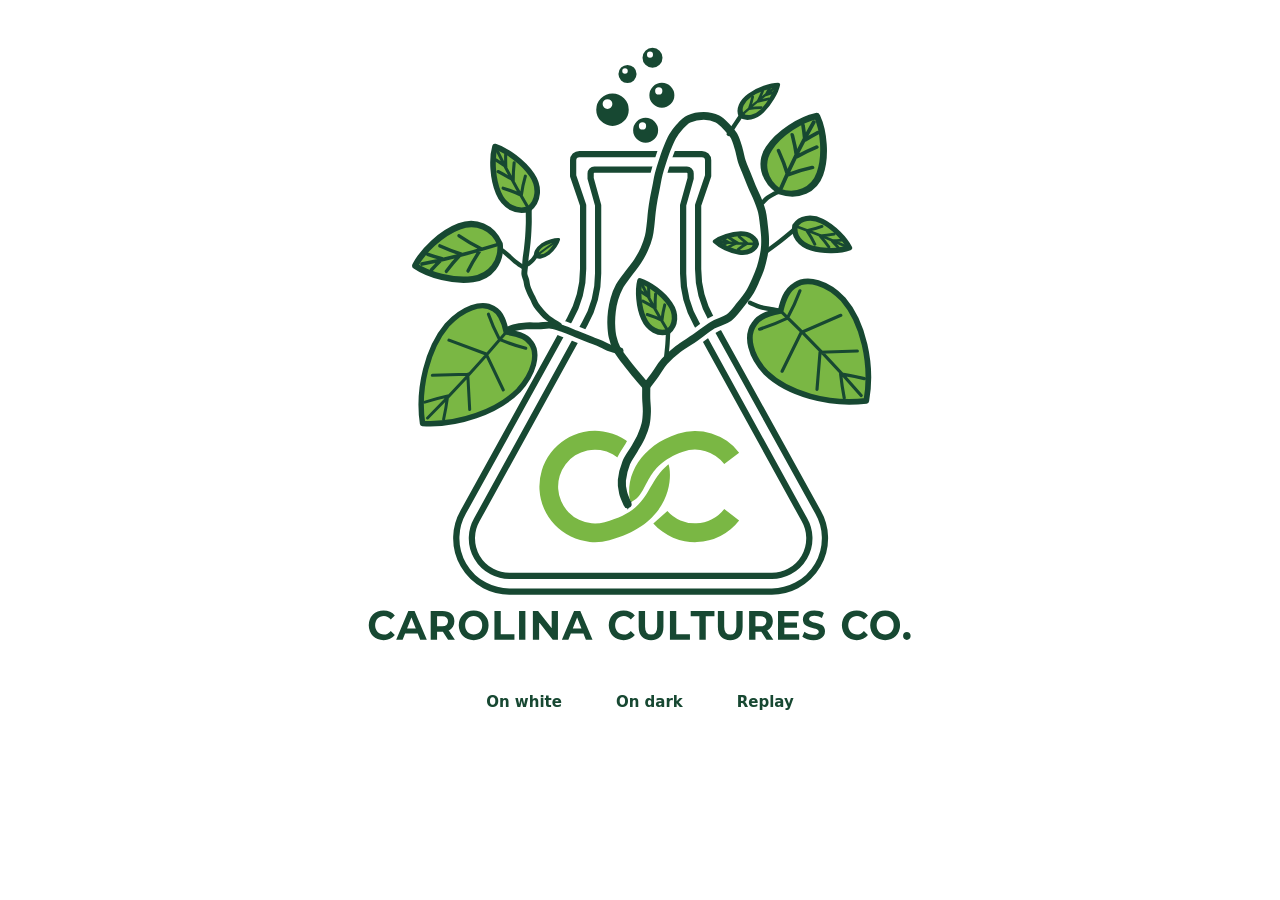
<file: brand/logo-preview.html>
<!doctype html><html lang="en"><head><meta charset="utf-8"><meta name="viewport" content="width=device-width,initial-scale=1">
<meta name="color-scheme" content="light dark"><title>Carolina Cultures Co. — animated logo</title>
<style>
  html,body{margin:0;min-height:100%}
  body{background:var(--bg,#fff);color:var(--fg,#174832);font:15px/1.4 system-ui,sans-serif;transition:background .3s}
  body.dark{--bg:#151815;--fg:#f4f8f4}
  main{display:flex;flex-direction:column;align-items:center;gap:18px;padding:24px 16px}
  #stage{width:min(92vw,640px)} #stage svg{width:100%;height:auto;display:block}
  .row{display:flex;gap:10px;flex-wrap:wrap;justify-content:center}
  button{border:2px solid var(--fg);background:transparent;color:var(--fg);border-radius:999px;padding:10px 22px;font:inherit;font-weight:600;cursor:pointer}
  button[aria-pressed=true],button:hover{background:var(--fg);color:var(--bg)}
  button:focus-visible{outline:3px solid #7ab744;outline-offset:2px}
</style></head><body><main>
<div id="stage"></div>
<div class="row" role="group" aria-label="Background">
  <button id="light" type="button" aria-pressed="true">On white</button>
  <button id="darkbtn" type="button" aria-pressed="false">On dark</button>
  <button id="replay" type="button">Replay</button>
</div>
</main>
<script type="text/plain" id="svg-light"><svg xmlns="http://www.w3.org/2000/svg" viewBox="0 0 1024 1024" width="1024" height="1024" role="img" aria-labelledby="cc-title">
  <title id="cc-title">Carolina Cultures Co.</title>
  <style>
  @media (prefers-reduced-motion: no-preference) {
    .draw { stroke-dasharray:100; stroke-dashoffset:100; animation:draw var(--d,1s) var(--t,0s) cubic-bezier(.4,0,.3,1) forwards; }
    #flask-outer { --d:1.3s; --t:0s; } #flask-inner { --d:1.3s; --t:.15s; }
    #stem { --d:.7s; --t:1.0s; } #stem-cut { --d:.55s; --t:1.15s; }
    #loop, #loop-cut { --d:2.1s; --t:1.6s; }
    #vine-left, #vine-left-cut { --d:.9s; --t:1.6s; }
    #branch-left { --d:.9s; --t:2.1s; }
    #pet-l-mid, #pet-l-bud { --d:.35s; --t:2.6s; }
    #pet-r-top { --d:.3s; --t:2.75s; }
    #pet-r-upper { --d:.3s; --t:3.0s; }
    #pet-r-mid { --d:.35s; --t:3.15s; }
    #pet-r-big { --d:.35s; --t:3.3s; }
    #pet-center { --d:.3s; --t:3.6s; }
    .leaf-grow { transform:scale(0); animation:grow .7s var(--t,0s) cubic-bezier(.34,1.4,.64,1) forwards; }
    #leaf-l-big .leaf-grow { --t:2.45s; } #leaf-l-mid .leaf-grow { --t:2.75s; } #leaf-l-bud .leaf-grow { --t:2.8s; }
    #leaf-l-top .leaf-grow { --t:2.95s; } #leaf-r-top .leaf-grow { --t:2.95s; } #leaf-r-upper .leaf-grow { --t:3.15s; }
    #leaf-r-neck .leaf-grow { --t:3.15s; } #leaf-r-mid .leaf-grow { --t:3.3s; } #leaf-r-big .leaf-grow { --t:3.5s; }
    #leaf-center .leaf-grow { --t:3.75s; }
    #monogram { opacity:0; transform-origin:520px 740px; animation:pop .6s .55s cubic-bezier(.34,1.3,.64,1) forwards; }
    #wordmark { opacity:0; animation:rise .8s 3.9s ease-out forwards; }
    #tip { opacity:0; animation:fade .2s 1.05s forwards; }
    .bubble { opacity:0; transform-origin:center; transform-box:fill-box;
              animation:pop .5s calc(4.0s + var(--i)*.18s) cubic-bezier(.34,1.4,.64,1) forwards,
                        bob 3.4s calc(4.5s + var(--i)*.45s) ease-in-out infinite; }
    @keyframes draw { to { stroke-dashoffset:0; } }
    @keyframes grow { to { transform:scale(1); } }
    @keyframes pop { from { opacity:0; transform:scale(.6); } to { opacity:1; transform:scale(1); } }
    @keyframes rise { from { opacity:0; transform:translateY(12px); } to { opacity:1; transform:translateY(0); } }
    @keyframes fade { to { opacity:1; } }
    @keyframes bob { 0%,100% { transform:translateY(0); } 50% { transform:translateY(-7px); } }
  }
  </style>
  <defs>
    <mask id="cut-flask" maskUnits="userSpaceOnUse" x="0" y="0" width="1024" height="1024">
      <rect x="0" y="0" width="1024" height="1024" fill="#fff"/>
      <path id="loop-cut" class="cut draw" d="M522 580 C519.2 576.7 510.5 566.7 505 560 C499.5 553.3 494 546.7 489 540 C484 533.3 478.5 526.7 475 520 C471.5 513.3 469.5 506.7 468 500 C466.5 493.3 466.2 486.7 466 480 C465.8 473.3 466.2 466.7 467 460 C467.8 453.3 469 446.7 471 440 C473 433.3 475.3 426.7 479 420 C482.7 413.3 488.2 406.7 493 400 C497.8 393.3 503.7 386.7 508 380 C512.3 373.3 516 366.7 519 360 C522 353.3 524.3 346.7 526 340 C527.7 333.3 528.2 326.7 529 320 C529.8 313.3 530.2 306.7 531 300 C531.8 293.3 532.8 286.7 534 280 C535.2 273.3 536.7 266.7 538 260 C539.3 253.3 540.3 246.7 542 240 C543.7 233.3 545.8 226.7 548 220 C550.2 213.3 552.3 206.7 555 200 C557.7 193.3 560.7 185.8 564 180 C567.3 174.2 570.7 169.7 575 165 C579.3 160.3 583.5 155 590 152 C596.5 149 606.3 147 614 147 C621.7 147 629.7 148.8 636 152 C642.3 155.2 647.5 161.3 652 166 C656.5 170.7 660 174.3 663 180 C666 185.7 668 193.3 670 200 C672 206.7 672.8 213.3 675 220 C677.2 226.7 680.3 233.3 683 240 C685.7 246.7 688.2 253.3 691 260 C693.8 266.7 697.3 273.3 700 280 C702.7 286.7 705.3 293.3 707 300 C708.7 306.7 709.2 313.3 710 320 C710.8 326.7 711.7 334.2 712 340 C712.3 345.8 712.3 350 712 355 C711.7 360 711.2 364.2 710 370 C708.8 375.8 707.2 383.3 705 390 C702.8 396.7 700 403.3 697 410 C694 416.7 691.2 423.3 687 430 C682.8 436.7 677.5 443.3 672 450 C666.5 456.7 661.3 464.7 654 470 C646.7 475.3 637 476.7 628 482 C619 487.3 609.2 495.7 600 502 C590.8 508.3 581.2 513.7 573 520 C564.8 526.3 557 533.3 551 540 C545 546.7 541.8 553.3 537 560 C532.2 566.7 524.5 576.7 522 580 Z" pathLength="100" fill="none" stroke="#000" stroke-width="26" stroke-linecap="round" stroke-linejoin="round"/>
      <path id="vine-left-cut" class="cut draw" d="M480 523 C477.5 522.3 470 520.8 465 519 C460 517.2 455.8 514.5 450 512 C444.2 509.5 436.7 506.7 430 504 C423.3 501.3 416.7 498.7 410 496 C403.3 493.3 396.7 490.3 390 488 C383.3 485.7 376.7 482.8 370 482 C363.3 481.2 356.7 482.8 350 483 C343.3 483.2 336.7 482.5 330 483 C323.3 483.5 316.2 484.3 310 486 C303.8 487.7 295.8 491.8 293 493" pathLength="100" fill="none" stroke="#000" stroke-width="25" stroke-linecap="round" stroke-linejoin="round"/>
    </mask>
    <mask id="cut-left-c" maskUnits="userSpaceOnUse" x="0" y="0" width="1024" height="1024">
      <rect x="0" y="0" width="1024" height="1024" fill="#fff"/>
      <path id="stem-cut" class="cut draw" d="M483 730 C484.2 725.3 486.7 710.3 490 702 C493.3 693.7 499 687 503 680 C507 673 511 666.7 514 660 C517 653.3 519.5 646.7 521 640 C522.5 633.3 522.8 626.7 523 620 C523.2 613.3 522.2 606.7 522 600 C521.8 593.3 522 583.3 522 580" pathLength="100" fill="none" stroke="#000" stroke-width="33" stroke-linecap="round" stroke-linejoin="round"/>
    </mask>
  </defs>

  <g id="flask" fill="none" stroke="#174832" stroke-width="10" stroke-linejoin="round" mask="url(#cut-flask)">
    <path id="flask-outer" class="flask draw" d="M415 208 H611 A10 10 0 0 1 621 218 V243 L605 290 V392 Q605 435 626.3 472.4 L796.8 780.9 A85 85 0 0 1 723 908 H303 A85 85 0 0 1 229.2 780.9 L399.7 472.4 Q421 435 421 392 V290 L405 243 V218 A10 10 0 0 1 415 208 Z" pathLength="100"/>
    <path id="flask-inner" class="flask draw" d="M439 233 H587 A6 6 0 0 1 593 239 V247 L581 290 V399 Q581 442 602.3 479.4 L775.1 793.3 A60 60 0 0 1 723 883 H303 A60 60 0 0 1 250.9 793.3 L423.7 479.4 Q445 442 445 399 V290 L433 247 V239 A6 6 0 0 1 439 233 Z" pathLength="100"/>
  </g>

  <g id="monogram" fill="#7ab744">
    <path id="c-left" d="M507.2 681.6 A89 89 0 1 0 463 826 C569.3 797.5 562.7 715.7 557.5 704.5 C517.7 737.4 532.7 776.2 455.3 797 A59 59 0 1 1 484.5 701.3 Z" mask="url(#cut-left-c)"/>
    <path id="c-right-top" d="M670.6 685.8 A89 89 0 0 0 572.5 655.4 C514.8 674.1 486.2 722.1 497 765 C527.9 752.5 515.6 706.7 580.8 684.2 A59 59 0 0 1 646.8 704.1 Z"/>
    <path id="c-right-bottom" d="M670.6 794.2 A89 89 0 0 1 533.3 799 L555.8 779.1 A59 59 0 0 0 646.8 775.9 Z"/>
  </g>

  <g id="vines">
    <path id="stem" class="vine draw" d="M492 768 C490.8 765 486.5 756.3 485 750 C483.5 743.7 482.2 738 483 730 C483.8 722 486.7 710.3 490 702 C493.3 693.7 499 687 503 680 C507 673 511 666.7 514 660 C517 653.3 519.5 646.7 521 640 C522.5 633.3 522.8 626.7 523 620 C523.2 613.3 522.2 606.7 522 600 C521.8 593.3 522 583.3 522 580" pathLength="100" fill="none" stroke="#174832" stroke-width="13" stroke-linecap="round" stroke-linejoin="round"/>
    <path id="tip" d="M486.5 764 L498.5 764 L492.5 777 Z" fill="#174832"/>
    <path id="loop" class="vine draw" d="M522 580 C519.2 576.7 510.5 566.7 505 560 C499.5 553.3 494 546.7 489 540 C484 533.3 478.5 526.7 475 520 C471.5 513.3 469.5 506.7 468 500 C466.5 493.3 466.2 486.7 466 480 C465.8 473.3 466.2 466.7 467 460 C467.8 453.3 469 446.7 471 440 C473 433.3 475.3 426.7 479 420 C482.7 413.3 488.2 406.7 493 400 C497.8 393.3 503.7 386.7 508 380 C512.3 373.3 516 366.7 519 360 C522 353.3 524.3 346.7 526 340 C527.7 333.3 528.2 326.7 529 320 C529.8 313.3 530.2 306.7 531 300 C531.8 293.3 532.8 286.7 534 280 C535.2 273.3 536.7 266.7 538 260 C539.3 253.3 540.3 246.7 542 240 C543.7 233.3 545.8 226.7 548 220 C550.2 213.3 552.3 206.7 555 200 C557.7 193.3 560.7 185.8 564 180 C567.3 174.2 570.7 169.7 575 165 C579.3 160.3 583.5 155 590 152 C596.5 149 606.3 147 614 147 C621.7 147 629.7 148.8 636 152 C642.3 155.2 647.5 161.3 652 166 C656.5 170.7 660 174.3 663 180 C666 185.7 668 193.3 670 200 C672 206.7 672.8 213.3 675 220 C677.2 226.7 680.3 233.3 683 240 C685.7 246.7 688.2 253.3 691 260 C693.8 266.7 697.3 273.3 700 280 C702.7 286.7 705.3 293.3 707 300 C708.7 306.7 709.2 313.3 710 320 C710.8 326.7 711.7 334.2 712 340 C712.3 345.8 712.3 350 712 355 C711.7 360 711.2 364.2 710 370 C708.8 375.8 707.2 383.3 705 390 C702.8 396.7 700 403.3 697 410 C694 416.7 691.2 423.3 687 430 C682.8 436.7 677.5 443.3 672 450 C666.5 456.7 661.3 464.7 654 470 C646.7 475.3 637 476.7 628 482 C619 487.3 609.2 495.7 600 502 C590.8 508.3 581.2 513.7 573 520 C564.8 526.3 557 533.3 551 540 C545 546.7 541.8 553.3 537 560 C532.2 566.7 524.5 576.7 522 580 Z" pathLength="100" fill="none" stroke="#174832" stroke-width="12.5" stroke-linecap="round" stroke-linejoin="round"/>
    <path id="vine-left" class="vine draw" d="M480 523 C477.5 522.3 470 520.8 465 519 C460 517.2 455.8 514.5 450 512 C444.2 509.5 436.7 506.7 430 504 C423.3 501.3 416.7 498.7 410 496 C403.3 493.3 396.7 490.3 390 488 C383.3 485.7 376.7 482.8 370 482 C363.3 481.2 356.7 482.8 350 483 C343.3 483.2 336.7 482.5 330 483 C323.3 483.5 316.2 484.3 310 486 C303.8 487.7 295.8 491.8 293 493" pathLength="100" fill="none" stroke="#174832" stroke-width="11" stroke-linecap="round" stroke-linejoin="round"/>
    <path id="branch-left" class="vine draw" d="M382 482 C379 480 368.7 473.7 364 470 C359.3 466.3 357 463.3 354 460 C351 456.7 348.2 453.3 346 450 C343.8 446.7 342.7 443.3 341 440 C339.3 436.7 337.5 433.3 336 430 C334.5 426.7 333 423.3 332 420 C331 416.7 330.8 413.3 330 410 C329.2 406.7 327.3 403.7 327 400 C326.7 396.3 327.7 392.2 328 388 C328.3 383.8 328.5 379.7 329 375 C329.5 370.3 330.3 365.8 331 360 C331.7 354.2 332.5 346.7 333 340 C333.5 333.3 333.8 325.8 334 320 C334.2 314.2 334 309 334 305 C334 301 334 297.5 334 296" pathLength="100" fill="none" stroke="#174832" stroke-width="9.5" stroke-linecap="round" stroke-linejoin="round"/>
    <g id="petioles">
    <path id="pet-l-mid" class="petiole draw" d="M326 390 C323.7 388.3 316.2 383.3 312 380 C307.8 376.7 304.7 373.2 301 370 C297.3 366.8 291.8 362.5 290 361" pathLength="100" fill="none" stroke="#174832" stroke-width="7" stroke-linecap="round" stroke-linejoin="round"/>
    <path id="pet-l-bud" class="petiole draw" d="M333 384 C334.2 383 337.8 380.3 340 378 C342.2 375.7 344.3 372 346 370 C347.7 368 349.3 366.7 350 366" pathLength="100" fill="none" stroke="#174832" stroke-width="7" stroke-linecap="round" stroke-linejoin="round"/>
    <path id="pet-center" class="petiole draw" d="M554 532 C554.3 528.7 555.5 518.7 556 512 C556.5 505.3 556.8 495.3 557 492" pathLength="100" fill="none" stroke="#174832" stroke-width="7" stroke-linecap="round" stroke-linejoin="round"/>
    <path id="pet-r-big" class="petiole draw" d="M688 446 C690.8 447.2 699.7 451.3 705 453 C710.3 454.7 714.7 455 720 456 C725.3 457 734.2 458.5 737 459" pathLength="100" fill="none" stroke="#174832" stroke-width="7" stroke-linecap="round" stroke-linejoin="round"/>
    <path id="pet-r-mid" class="petiole draw" d="M714 364 C717.2 361.7 727.3 354.3 733 350 C738.7 345.7 743.5 341.7 748 338 C752.5 334.3 758 329.7 760 328" pathLength="100" fill="none" stroke="#174832" stroke-width="7" stroke-linecap="round" stroke-linejoin="round"/>
    <path id="pet-r-upper" class="petiole draw" d="M708 286 C709.3 284.7 713 280.3 716 278 C719 275.7 722.8 273.7 726 272 C729.2 270.3 733.5 268.7 735 268" pathLength="100" fill="none" stroke="#174832" stroke-width="7" stroke-linecap="round" stroke-linejoin="round"/>
    <path id="pet-r-top" class="petiole draw" d="M654 176 C655.3 174 659.3 168 662 164 C664.7 160 668 155 670 152 C672 149 673.3 147 674 146" pathLength="100" fill="none" stroke="#174832" stroke-width="7" stroke-linecap="round" stroke-linejoin="round"/>
    </g>
  </g>

  <g id="leaves">
    <g id="leaf-l-top" class="leaf" transform="translate(334 296) rotate(-118.4) scale(1.136 1.125)">
      <g class="leaf-grow">
        <path class="leaf-shape" d="M0 0 C3 -18 20 -29 40 -27 C62 -25 88 -12 100 0 C88 12 62 25 40 27 C20 29 3 18 0 0 Z" fill="#7ab744" stroke="#174832" stroke-width="7.92" stroke-linejoin="round"/>
        <path class="leaf-veins" d="M4 0 Q52 -2 92 0 M22 0 Q33 -8 43 -18 M22 0 Q33 8 43 18 M46 0 Q57 -6 67 -13 M46 0 Q57 6 67 13 M68 0 Q76 -4 83 -8 M68 0 Q76 4 83 8" fill="none" stroke="#174832" stroke-width="4.40" stroke-linecap="round"/>
      </g>
    </g>
    <g id="leaf-l-mid" class="leaf" transform="translate(288 352) rotate(165.6) scale(1.404 1.615)">
      <g class="leaf-grow">
        <path class="leaf-shape" d="M0 0 C3 -18 20 -29 40 -27 C62 -25 88 -12 100 0 C88 12 62 25 40 27 C20 29 3 18 0 0 Z" fill="#7ab744" stroke="#174832" stroke-width="6.41" stroke-linejoin="round"/>
        <path class="leaf-veins" d="M4 0 Q52 -2 92 0 M22 0 Q33 -8 43 -18 M22 0 Q33 8 43 18 M46 0 Q57 -6 67 -13 M46 0 Q57 6 67 13 M68 0 Q76 -4 83 -8 M68 0 Q76 4 83 8" fill="none" stroke="#174832" stroke-width="3.56" stroke-linecap="round"/>
      </g>
    </g>
    <g id="leaf-l-bud" class="leaf" transform="translate(347 370) rotate(-36) scale(0.408 0.269)">
      <g class="leaf-grow">
        <path class="leaf-shape" d="M0 0 C2 -18 18 -30 40 -30 C66 -28 90 -12 100 0 C90 12 66 28 40 30 C18 30 2 18 0 0 Z" fill="#7ab744" stroke="#174832" stroke-width="22.06" stroke-linejoin="round"/>
        <path class="leaf-veins" d="M6 0 Q50 -2 90 0" fill="none" stroke="#174832" stroke-width="12.25" stroke-linecap="round"/>
      </g>
    </g>
    <g id="leaf-l-big" class="leaf" transform="translate(298 493) rotate(132.5) scale(1.982 1.843)">
      <g class="leaf-grow">
        <path class="leaf-shape" d="M0 0 C-4 -6 -9 -14 -7 -22 C-5 -34 10 -42 28 -42 C52 -41 82 -24 100 0 C82 24 52 41 28 42 C10 42 -5 34 -7 22 C-9 14 -4 6 0 0 Z" fill="#7ab744" stroke="#174832" stroke-width="4.54" stroke-linejoin="round"/>
        <path class="leaf-veins" d="M2 0 Q50 -2 94 0 M8 0 Q4 -12 -1 -22 M8 0 Q4 12 -1 22 M24 0 Q30 -16 36 -32 M24 0 Q30 16 36 32 M46 0 Q56 -11 66 -22 M46 0 Q56 11 66 22 M70 0 Q78 -6 86 -11 M70 0 Q78 6 86 11" fill="none" stroke="#174832" stroke-width="2.52" stroke-linecap="round"/>
      </g>
    </g>
    <g id="leaf-center" class="leaf" transform="translate(557 492) rotate(-119.1) scale(0.927 0.890)">
      <g class="leaf-grow">
        <path class="leaf-shape" d="M0 0 C3 -18 20 -29 40 -27 C62 -25 88 -12 100 0 C88 12 62 25 40 27 C20 29 3 18 0 0 Z" fill="#7ab744" stroke="#174832" stroke-width="9.71" stroke-linejoin="round"/>
        <path class="leaf-veins" d="M4 0 Q52 -2 92 0 M22 0 Q33 -8 43 -18 M22 0 Q33 8 43 18 M46 0 Q57 -6 67 -13 M46 0 Q57 6 67 13 M68 0 Q76 -4 83 -8 M68 0 Q76 4 83 8" fill="none" stroke="#174832" stroke-width="5.40" stroke-linecap="round"/>
      </g>
    </g>
    <g id="leaf-r-top" class="leaf" transform="translate(674 146) rotate(-39.6) scale(0.753 0.595)">
      <g class="leaf-grow">
        <path class="leaf-shape" d="M0 0 C3 -18 20 -29 40 -27 C62 -25 88 -12 100 0 C88 12 62 25 40 27 C20 29 3 18 0 0 Z" fill="#7ab744" stroke="#174832" stroke-width="11.95" stroke-linejoin="round"/>
        <path class="leaf-veins" d="M4 0 Q52 -2 92 0 M22 0 Q33 -8 43 -18 M22 0 Q33 8 43 18 M46 0 Q57 -6 67 -13 M46 0 Q57 6 67 13 M68 0 Q76 -4 83 -8 M68 0 Q76 4 83 8" fill="none" stroke="#174832" stroke-width="6.64" stroke-linecap="round"/>
      </g>
    </g>
    <g id="leaf-r-upper" class="leaf" transform="translate(735 268) rotate(-63.6) scale(1.351 1.688)">
      <g class="leaf-grow">
        <path class="leaf-shape" d="M0 0 C3 -18 20 -29 40 -27 C62 -25 88 -12 100 0 C88 12 62 25 40 27 C20 29 3 18 0 0 Z" fill="#7ab744" stroke="#174832" stroke-width="6.66" stroke-linejoin="round"/>
        <path class="leaf-veins" d="M4 0 Q52 -2 92 0 M22 0 Q33 -8 43 -18 M22 0 Q33 8 43 18 M46 0 Q57 -6 67 -13 M46 0 Q57 6 67 13 M68 0 Q76 -4 83 -8 M68 0 Q76 4 83 8" fill="none" stroke="#174832" stroke-width="3.70" stroke-linecap="round"/>
      </g>
    </g>
    <g id="leaf-r-neck" class="leaf" transform="translate(698 352) rotate(-176.5) scale(0.651 0.554)">
      <g class="leaf-grow">
        <path class="leaf-shape" d="M0 0 C3 -18 20 -29 40 -27 C62 -25 88 -12 100 0 C88 12 62 25 40 27 C20 29 3 18 0 0 Z" fill="#7ab744" stroke="#174832" stroke-width="13.82" stroke-linejoin="round"/>
        <path class="leaf-veins" d="M4 0 Q52 -2 92 0 M22 0 Q33 -8 43 -18 M22 0 Q33 8 43 18 M46 0 Q57 -6 67 -13 M46 0 Q57 6 67 13 M68 0 Q76 -4 83 -8 M68 0 Q76 4 83 8" fill="none" stroke="#174832" stroke-width="7.68" stroke-linecap="round"/>
      </g>
    </g>
    <g id="leaf-r-mid" class="leaf" transform="translate(760 323) rotate(21.9) scale(0.938 0.853)">
      <g class="leaf-grow">
        <path class="leaf-shape" d="M0 0 C3 -18 20 -29 40 -27 C62 -25 88 -12 100 0 C88 12 62 25 40 27 C20 29 3 18 0 0 Z" fill="#7ab744" stroke="#174832" stroke-width="9.60" stroke-linejoin="round"/>
        <path class="leaf-veins" d="M4 0 Q52 -2 92 0 M22 0 Q33 -8 43 -18 M22 0 Q33 8 43 18 M46 0 Q57 -6 67 -13 M46 0 Q57 6 67 13 M68 0 Q76 -4 83 -8 M68 0 Q76 4 83 8" fill="none" stroke="#174832" stroke-width="5.33" stroke-linecap="round"/>
      </g>
    </g>
    <g id="leaf-r-big" class="leaf" transform="translate(737 459) rotate(46.4) scale(1.988 2.027)">
      <g class="leaf-grow">
        <path class="leaf-shape" d="M0 0 C-4 -6 -9 -14 -7 -22 C-5 -34 10 -42 28 -42 C52 -41 82 -24 100 0 C82 24 52 41 28 42 C10 42 -5 34 -7 22 C-9 14 -4 6 0 0 Z" fill="#7ab744" stroke="#174832" stroke-width="4.53" stroke-linejoin="round"/>
        <path class="leaf-veins" d="M2 0 Q50 -2 94 0 M8 0 Q4 -12 -1 -22 M8 0 Q4 12 -1 22 M24 0 Q30 -16 36 -32 M24 0 Q30 16 36 32 M46 0 Q56 -11 66 -22 M46 0 Q56 11 66 22 M70 0 Q78 -6 86 -11 M70 0 Q78 6 86 11" fill="none" stroke="#174832" stroke-width="2.52" stroke-linecap="round"/>
      </g>
    </g>
  </g>

  <g id="bubbles">
    <path class="bubble" style="--i:0" fill-rule="evenodd" fill="#174832" d="M516 54 a16 16 0 1 0 32 0 a16 16 0 1 0 -32 0 Z M523.2 49 a4.8 4.8 0 1 0 9.6 0 a4.8 4.8 0 1 0 -9.6 0 Z"/>
    <path class="bubble" style="--i:1" fill-rule="evenodd" fill="#174832" d="M477.5 80 a14.5 14.5 0 1 0 29 0 a14.5 14.5 0 1 0 -29 0 Z M483.6 75 a4.4 4.4 0 1 0 8.8 0 a4.4 4.4 0 1 0 -8.8 0 Z"/>
    <path class="bubble" style="--i:2" fill-rule="evenodd" fill="#174832" d="M527 114 a20 20 0 1 0 40 0 a20 20 0 1 0 -40 0 Z M536.2 107 a5.8 5.8 0 1 0 11.6 0 a5.8 5.8 0 1 0 -11.6 0 Z"/>
    <path class="bubble" style="--i:3" fill-rule="evenodd" fill="#174832" d="M442 137 a26 26 0 1 0 52 0 a26 26 0 1 0 -52 0 Z M452.2 128 a7.8 7.8 0 1 0 15.6 0 a7.8 7.8 0 1 0 -15.6 0 Z"/>
    <path class="bubble" style="--i:4" fill-rule="evenodd" fill="#174832" d="M501 170 a20 20 0 1 0 40 0 a20 20 0 1 0 -40 0 Z M510.2 163 a5.8 5.8 0 1 0 11.6 0 a5.8 5.8 0 1 0 -11.6 0 Z"/>
  </g>

  <g id="wordmark">
    <path d="M101.7 985.8Q96.6 985.8 92.2 984Q87.9 982.3 84.7 979.1Q81.5 975.9 79.8 971.5Q78 967.2 78 962Q78 956.8 79.8 952.5Q81.5 948.1 84.7 944.9Q87.9 941.7 92.3 940Q96.6 938.2 101.7 938.2Q107.4 938.2 112 940.3Q116.6 942.4 119.7 946.4L113.2 952.7Q111 950 108.2 948.6Q105.5 947.2 102.2 947.2Q99.1 947.2 96.6 948.3Q94 949.4 92.2 951.3Q90.3 953.3 89.3 956Q88.2 958.7 88.2 962Q88.2 965.3 89.3 968Q90.3 970.7 92.2 972.7Q94 974.6 96.6 975.7Q99.1 976.8 102.2 976.8Q105.5 976.8 108.2 975.4Q111 974 113.2 971.3L119.7 977.6Q116.6 981.6 112 983.7Q107.4 985.8 101.7 985.8ZM121.9 985 141.3 939H151.3L170.9 985H160.3L144.3 944.4H148.3L132.2 985ZM131.6 975.2 134.3 967.1H156.8L159.5 975.2ZM177.1 985V939H195.8Q204.9 939 210 943.4Q215 947.9 215 955.7Q215 960.8 212.7 964.5Q210.4 968.2 206.2 970.2Q201.9 972.2 196 972.2H182.7L187.3 967.5V985ZM204.9 985 194 968.3H204.8L215.8 985ZM187.3 968.7 182.7 963.7H195.5Q200.1 963.7 202.5 961.6Q204.8 959.4 204.8 955.7Q204.8 951.9 202.5 949.8Q200.1 947.7 195.5 947.7H182.7L187.3 942.6ZM245.9 985.8Q240.7 985.8 236.4 984Q232 982.2 228.8 979Q225.5 975.8 223.8 971.5Q222 967.1 222 962Q222 956.8 223.8 952.5Q225.5 948.2 228.8 945Q232 941.8 236.3 940Q240.7 938.2 245.9 938.2Q251.1 938.2 255.4 940Q259.7 941.7 263 945Q266.2 948.2 268 952.5Q269.7 956.8 269.7 962Q269.7 967.2 268 971.5Q266.2 975.8 263 979Q259.7 982.3 255.4 984Q251.1 985.8 245.9 985.8ZM245.9 976.8Q248.8 976.8 251.3 975.7Q253.8 974.6 255.6 972.6Q257.5 970.7 258.5 968Q259.5 965.3 259.5 962Q259.5 958.7 258.5 956Q257.5 953.3 255.6 951.4Q253.8 949.4 251.3 948.3Q248.8 947.2 245.9 947.2Q242.9 947.2 240.5 948.3Q238 949.4 236.1 951.4Q234.3 953.3 233.2 956Q232.2 958.7 232.2 962Q232.2 965.2 233.2 968Q234.3 970.7 236.1 972.6Q238 974.6 240.5 975.7Q242.9 976.8 245.9 976.8ZM279.1 985V939H289.2V976.3H311.1V985ZM318.5 985V939H328.6V985ZM340.6 985V939H349L374.8 972.1H370.7V939H380.7V985H372.4L346.6 951.9H350.6V985ZM387 985 406.5 939H416.5L436 985H425.4L409.4 944.4H413.4L397.4 985ZM396.8 975.2 399.4 967.1H421.9L424.6 975.2ZM485.7 985.8Q480.6 985.8 476.2 984Q471.9 982.3 468.7 979.1Q465.5 975.9 463.8 971.5Q462 967.2 462 962Q462 956.8 463.8 952.5Q465.5 948.1 468.7 944.9Q471.9 941.7 476.3 940Q480.6 938.2 485.7 938.2Q491.4 938.2 496 940.3Q500.6 942.4 503.7 946.4L497.2 952.7Q495 950 492.2 948.6Q489.5 947.2 486.2 947.2Q483.1 947.2 480.6 948.3Q478 949.4 476.2 951.3Q474.3 953.3 473.3 956Q472.2 958.7 472.2 962Q472.2 965.3 473.3 968Q474.3 970.7 476.2 972.7Q478 974.6 480.6 975.7Q483.1 976.8 486.2 976.8Q489.5 976.8 492.2 975.4Q495 974 497.2 971.3L503.7 977.6Q500.6 981.6 496 983.7Q491.4 985.8 485.7 985.8ZM529.7 985.8Q520.4 985.8 515.2 980.3Q509.9 974.9 509.9 964.7V939H520.1V964.4Q520.1 970.9 522.6 973.8Q525.2 976.8 529.8 976.8Q534.4 976.8 537 973.8Q539.5 970.9 539.5 964.4V939H549.5V964.7Q549.5 974.9 544.3 980.3Q539 985.8 529.7 985.8ZM559.9 985V939H570V976.3H591.9V985ZM607 985V947.7H593.1V939H631.1V947.7H617.2V985ZM656.4 985.8Q647.1 985.8 641.8 980.3Q636.6 974.9 636.6 964.7V939H646.7V964.4Q646.7 970.9 649.3 973.8Q651.9 976.8 656.5 976.8Q661.1 976.8 663.6 973.8Q666.2 970.9 666.2 964.4V939H676.2V964.7Q676.2 974.9 670.9 980.3Q665.7 985.8 656.4 985.8ZM686.6 985V939H705.2Q714.4 939 719.4 943.4Q724.5 947.9 724.5 955.7Q724.5 960.8 722.2 964.5Q719.9 968.2 715.6 970.2Q711.3 972.2 705.5 972.2H692.2L696.7 967.5V985ZM714.4 985 703.4 968.3H714.2L725.3 985ZM696.7 968.7 692.2 963.7H704.9Q709.6 963.7 711.9 961.6Q714.2 959.4 714.2 955.7Q714.2 951.9 711.9 949.8Q709.6 947.7 704.9 947.7H692.2L696.7 942.6ZM732.8 985V939H765.8V947.6H742.9V976.4H766.7V985ZM742.1 965.8V957.5H763.2V965.8ZM789.5 985.8Q784.3 985.8 779.4 984.3Q774.6 982.8 771.7 980.5L775.1 972.4Q777.9 974.5 781.8 975.9Q785.6 977.2 789.5 977.2Q792.6 977.2 794.4 976.6Q796.2 976 797.1 974.9Q798 973.7 798 972.3Q798 970.5 796.6 969.4Q795.2 968.3 793 967.6Q790.7 966.9 788 966.3Q785.3 965.7 782.6 964.8Q779.8 963.9 777.6 962.4Q775.3 961 774 958.6Q772.6 956.2 772.6 952.5Q772.6 948.6 774.6 945.4Q776.6 942.1 780.7 940.2Q784.8 938.2 791 938.2Q795.1 938.2 799.1 939.3Q803.1 940.3 806.2 942.3L803 950.3Q800 948.5 796.9 947.6Q793.8 946.8 790.9 946.8Q788 946.8 786.1 947.5Q784.3 948.2 783.4 949.4Q782.6 950.5 782.6 952Q782.6 953.8 784 954.9Q785.4 956 787.6 956.6Q789.9 957.3 792.6 957.9Q795.3 958.6 798 959.4Q800.7 960.3 803 961.7Q805.2 963.2 806.6 965.5Q808 967.9 808 971.5Q808 975.4 806 978.6Q803.9 981.9 799.8 983.8Q795.7 985.8 789.5 985.8ZM858.7 985.8Q853.6 985.8 849.2 984Q844.9 982.3 841.7 979.1Q838.5 975.9 836.8 971.5Q835 967.2 835 962Q835 956.8 836.8 952.5Q838.5 948.1 841.7 944.9Q844.9 941.7 849.3 940Q853.6 938.2 858.7 938.2Q864.4 938.2 869 940.3Q873.6 942.4 876.7 946.4L870.2 952.7Q868 950 865.2 948.6Q862.5 947.2 859.2 947.2Q856.1 947.2 853.6 948.3Q851 949.4 849.2 951.3Q847.3 953.3 846.3 956Q845.2 958.7 845.2 962Q845.2 965.3 846.3 968Q847.3 970.7 849.2 972.7Q851 974.6 853.6 975.7Q856.1 976.8 859.2 976.8Q862.5 976.8 865.2 975.4Q868 974 870.2 971.3L876.7 977.6Q873.6 981.6 869 983.7Q864.4 985.8 858.7 985.8ZM904.3 985.8Q899.1 985.8 894.7 984Q890.3 982.2 887.1 979Q883.9 975.8 882.1 971.5Q880.3 967.1 880.3 962Q880.3 956.8 882.1 952.5Q883.9 948.2 887.1 945Q890.4 941.8 894.7 940Q899.1 938.2 904.3 938.2Q909.4 938.2 913.8 940Q918.1 941.7 921.3 945Q924.6 948.2 926.3 952.5Q928.1 956.8 928.1 962Q928.1 967.2 926.3 971.5Q924.6 975.8 921.3 979Q918.1 982.3 913.8 984Q909.4 985.8 904.3 985.8ZM904.3 976.8Q907.2 976.8 909.7 975.7Q912.1 974.6 914 972.6Q915.8 970.7 916.9 968Q917.9 965.3 917.9 962Q917.9 958.7 916.9 956Q915.8 953.3 914 951.4Q912.1 949.4 909.7 948.3Q907.2 947.2 904.3 947.2Q901.3 947.2 898.8 948.3Q896.3 949.4 894.5 951.4Q892.6 953.3 891.6 956Q890.6 958.7 890.6 962Q890.6 965.2 891.6 968Q892.6 970.7 894.5 972.6Q896.3 974.6 898.8 975.7Q901.3 976.8 904.3 976.8ZM938.9 985.5Q936.4 985.5 934.6 983.7Q932.9 981.9 932.9 979.1Q932.9 976.2 934.6 974.5Q936.4 972.7 938.9 972.7Q941.5 972.7 943.2 974.5Q945 976.2 945 979.1Q945 981.9 943.2 983.7Q941.5 985.5 938.9 985.5Z" fill="#174832"/>
  </g>
</svg>
</script>
<script type="text/plain" id="svg-dark"><svg xmlns="http://www.w3.org/2000/svg" viewBox="0 0 1024 1024" width="1024" height="1024" role="img" aria-labelledby="cc-title">
  <title id="cc-title">Carolina Cultures Co.</title>
  <style>
  @media (prefers-reduced-motion: no-preference) {
    .draw { stroke-dasharray:100; stroke-dashoffset:100; animation:draw var(--d,1s) var(--t,0s) cubic-bezier(.4,0,.3,1) forwards; }
    #flask-outer { --d:1.3s; --t:0s; } #flask-inner { --d:1.3s; --t:.15s; }
    #stem { --d:.7s; --t:1.0s; } #stem-cut { --d:.55s; --t:1.15s; }
    #loop, #loop-cut { --d:2.1s; --t:1.6s; }
    #vine-left, #vine-left-cut { --d:.9s; --t:1.6s; }
    #branch-left { --d:.9s; --t:2.1s; }
    #pet-l-mid, #pet-l-bud { --d:.35s; --t:2.6s; }
    #pet-r-top { --d:.3s; --t:2.75s; }
    #pet-r-upper { --d:.3s; --t:3.0s; }
    #pet-r-mid { --d:.35s; --t:3.15s; }
    #pet-r-big { --d:.35s; --t:3.3s; }
    #pet-center { --d:.3s; --t:3.6s; }
    .leaf-grow { transform:scale(0); animation:grow .7s var(--t,0s) cubic-bezier(.34,1.4,.64,1) forwards; }
    #leaf-l-big .leaf-grow { --t:2.45s; } #leaf-l-mid .leaf-grow { --t:2.75s; } #leaf-l-bud .leaf-grow { --t:2.8s; }
    #leaf-l-top .leaf-grow { --t:2.95s; } #leaf-r-top .leaf-grow { --t:2.95s; } #leaf-r-upper .leaf-grow { --t:3.15s; }
    #leaf-r-neck .leaf-grow { --t:3.15s; } #leaf-r-mid .leaf-grow { --t:3.3s; } #leaf-r-big .leaf-grow { --t:3.5s; }
    #leaf-center .leaf-grow { --t:3.75s; }
    #monogram { opacity:0; transform-origin:520px 740px; animation:pop .6s .55s cubic-bezier(.34,1.3,.64,1) forwards; }
    #wordmark { opacity:0; animation:rise .8s 3.9s ease-out forwards; }
    #tip { opacity:0; animation:fade .2s 1.05s forwards; }
    .bubble { opacity:0; transform-origin:center; transform-box:fill-box;
              animation:pop .5s calc(4.0s + var(--i)*.18s) cubic-bezier(.34,1.4,.64,1) forwards,
                        bob 3.4s calc(4.5s + var(--i)*.45s) ease-in-out infinite; }
    @keyframes draw { to { stroke-dashoffset:0; } }
    @keyframes grow { to { transform:scale(1); } }
    @keyframes pop { from { opacity:0; transform:scale(.6); } to { opacity:1; transform:scale(1); } }
    @keyframes rise { from { opacity:0; transform:translateY(12px); } to { opacity:1; transform:translateY(0); } }
    @keyframes fade { to { opacity:1; } }
    @keyframes bob { 0%,100% { transform:translateY(0); } 50% { transform:translateY(-7px); } }
  }
  </style>
  <defs>
    <mask id="cut-flask" maskUnits="userSpaceOnUse" x="0" y="0" width="1024" height="1024">
      <rect x="0" y="0" width="1024" height="1024" fill="#fff"/>
      <path id="loop-cut" class="cut draw" d="M522 580 C519.2 576.7 510.5 566.7 505 560 C499.5 553.3 494 546.7 489 540 C484 533.3 478.5 526.7 475 520 C471.5 513.3 469.5 506.7 468 500 C466.5 493.3 466.2 486.7 466 480 C465.8 473.3 466.2 466.7 467 460 C467.8 453.3 469 446.7 471 440 C473 433.3 475.3 426.7 479 420 C482.7 413.3 488.2 406.7 493 400 C497.8 393.3 503.7 386.7 508 380 C512.3 373.3 516 366.7 519 360 C522 353.3 524.3 346.7 526 340 C527.7 333.3 528.2 326.7 529 320 C529.8 313.3 530.2 306.7 531 300 C531.8 293.3 532.8 286.7 534 280 C535.2 273.3 536.7 266.7 538 260 C539.3 253.3 540.3 246.7 542 240 C543.7 233.3 545.8 226.7 548 220 C550.2 213.3 552.3 206.7 555 200 C557.7 193.3 560.7 185.8 564 180 C567.3 174.2 570.7 169.7 575 165 C579.3 160.3 583.5 155 590 152 C596.5 149 606.3 147 614 147 C621.7 147 629.7 148.8 636 152 C642.3 155.2 647.5 161.3 652 166 C656.5 170.7 660 174.3 663 180 C666 185.7 668 193.3 670 200 C672 206.7 672.8 213.3 675 220 C677.2 226.7 680.3 233.3 683 240 C685.7 246.7 688.2 253.3 691 260 C693.8 266.7 697.3 273.3 700 280 C702.7 286.7 705.3 293.3 707 300 C708.7 306.7 709.2 313.3 710 320 C710.8 326.7 711.7 334.2 712 340 C712.3 345.8 712.3 350 712 355 C711.7 360 711.2 364.2 710 370 C708.8 375.8 707.2 383.3 705 390 C702.8 396.7 700 403.3 697 410 C694 416.7 691.2 423.3 687 430 C682.8 436.7 677.5 443.3 672 450 C666.5 456.7 661.3 464.7 654 470 C646.7 475.3 637 476.7 628 482 C619 487.3 609.2 495.7 600 502 C590.8 508.3 581.2 513.7 573 520 C564.8 526.3 557 533.3 551 540 C545 546.7 541.8 553.3 537 560 C532.2 566.7 524.5 576.7 522 580 Z" pathLength="100" fill="none" stroke="#000" stroke-width="26" stroke-linecap="round" stroke-linejoin="round"/>
      <path id="vine-left-cut" class="cut draw" d="M480 523 C477.5 522.3 470 520.8 465 519 C460 517.2 455.8 514.5 450 512 C444.2 509.5 436.7 506.7 430 504 C423.3 501.3 416.7 498.7 410 496 C403.3 493.3 396.7 490.3 390 488 C383.3 485.7 376.7 482.8 370 482 C363.3 481.2 356.7 482.8 350 483 C343.3 483.2 336.7 482.5 330 483 C323.3 483.5 316.2 484.3 310 486 C303.8 487.7 295.8 491.8 293 493" pathLength="100" fill="none" stroke="#000" stroke-width="25" stroke-linecap="round" stroke-linejoin="round"/>
    </mask>
    <mask id="cut-left-c" maskUnits="userSpaceOnUse" x="0" y="0" width="1024" height="1024">
      <rect x="0" y="0" width="1024" height="1024" fill="#fff"/>
      <path id="stem-cut" class="cut draw" d="M483 730 C484.2 725.3 486.7 710.3 490 702 C493.3 693.7 499 687 503 680 C507 673 511 666.7 514 660 C517 653.3 519.5 646.7 521 640 C522.5 633.3 522.8 626.7 523 620 C523.2 613.3 522.2 606.7 522 600 C521.8 593.3 522 583.3 522 580" pathLength="100" fill="none" stroke="#000" stroke-width="33" stroke-linecap="round" stroke-linejoin="round"/>
    </mask>
  </defs>

  <g id="flask" fill="none" stroke="#f4f8f4" stroke-width="10" stroke-linejoin="round" mask="url(#cut-flask)">
    <path id="flask-outer" class="flask draw" d="M415 208 H611 A10 10 0 0 1 621 218 V243 L605 290 V392 Q605 435 626.3 472.4 L796.8 780.9 A85 85 0 0 1 723 908 H303 A85 85 0 0 1 229.2 780.9 L399.7 472.4 Q421 435 421 392 V290 L405 243 V218 A10 10 0 0 1 415 208 Z" pathLength="100"/>
    <path id="flask-inner" class="flask draw" d="M439 233 H587 A6 6 0 0 1 593 239 V247 L581 290 V399 Q581 442 602.3 479.4 L775.1 793.3 A60 60 0 0 1 723 883 H303 A60 60 0 0 1 250.9 793.3 L423.7 479.4 Q445 442 445 399 V290 L433 247 V239 A6 6 0 0 1 439 233 Z" pathLength="100"/>
  </g>

  <g id="monogram" fill="#7ab744">
    <path id="c-left" d="M507.2 681.6 A89 89 0 1 0 463 826 C569.3 797.5 562.7 715.7 557.5 704.5 C517.7 737.4 532.7 776.2 455.3 797 A59 59 0 1 1 484.5 701.3 Z" mask="url(#cut-left-c)"/>
    <path id="c-right-top" d="M670.6 685.8 A89 89 0 0 0 572.5 655.4 C514.8 674.1 486.2 722.1 497 765 C527.9 752.5 515.6 706.7 580.8 684.2 A59 59 0 0 1 646.8 704.1 Z"/>
    <path id="c-right-bottom" d="M670.6 794.2 A89 89 0 0 1 533.3 799 L555.8 779.1 A59 59 0 0 0 646.8 775.9 Z"/>
  </g>

  <g id="vines">
    <path id="stem" class="vine draw" d="M492 768 C490.8 765 486.5 756.3 485 750 C483.5 743.7 482.2 738 483 730 C483.8 722 486.7 710.3 490 702 C493.3 693.7 499 687 503 680 C507 673 511 666.7 514 660 C517 653.3 519.5 646.7 521 640 C522.5 633.3 522.8 626.7 523 620 C523.2 613.3 522.2 606.7 522 600 C521.8 593.3 522 583.3 522 580" pathLength="100" fill="none" stroke="#f4f8f4" stroke-width="13" stroke-linecap="round" stroke-linejoin="round"/>
    <path id="tip" d="M486.5 764 L498.5 764 L492.5 777 Z" fill="#f4f8f4"/>
    <path id="loop" class="vine draw" d="M522 580 C519.2 576.7 510.5 566.7 505 560 C499.5 553.3 494 546.7 489 540 C484 533.3 478.5 526.7 475 520 C471.5 513.3 469.5 506.7 468 500 C466.5 493.3 466.2 486.7 466 480 C465.8 473.3 466.2 466.7 467 460 C467.8 453.3 469 446.7 471 440 C473 433.3 475.3 426.7 479 420 C482.7 413.3 488.2 406.7 493 400 C497.8 393.3 503.7 386.7 508 380 C512.3 373.3 516 366.7 519 360 C522 353.3 524.3 346.7 526 340 C527.7 333.3 528.2 326.7 529 320 C529.8 313.3 530.2 306.7 531 300 C531.8 293.3 532.8 286.7 534 280 C535.2 273.3 536.7 266.7 538 260 C539.3 253.3 540.3 246.7 542 240 C543.7 233.3 545.8 226.7 548 220 C550.2 213.3 552.3 206.7 555 200 C557.7 193.3 560.7 185.8 564 180 C567.3 174.2 570.7 169.7 575 165 C579.3 160.3 583.5 155 590 152 C596.5 149 606.3 147 614 147 C621.7 147 629.7 148.8 636 152 C642.3 155.2 647.5 161.3 652 166 C656.5 170.7 660 174.3 663 180 C666 185.7 668 193.3 670 200 C672 206.7 672.8 213.3 675 220 C677.2 226.7 680.3 233.3 683 240 C685.7 246.7 688.2 253.3 691 260 C693.8 266.7 697.3 273.3 700 280 C702.7 286.7 705.3 293.3 707 300 C708.7 306.7 709.2 313.3 710 320 C710.8 326.7 711.7 334.2 712 340 C712.3 345.8 712.3 350 712 355 C711.7 360 711.2 364.2 710 370 C708.8 375.8 707.2 383.3 705 390 C702.8 396.7 700 403.3 697 410 C694 416.7 691.2 423.3 687 430 C682.8 436.7 677.5 443.3 672 450 C666.5 456.7 661.3 464.7 654 470 C646.7 475.3 637 476.7 628 482 C619 487.3 609.2 495.7 600 502 C590.8 508.3 581.2 513.7 573 520 C564.8 526.3 557 533.3 551 540 C545 546.7 541.8 553.3 537 560 C532.2 566.7 524.5 576.7 522 580 Z" pathLength="100" fill="none" stroke="#f4f8f4" stroke-width="12.5" stroke-linecap="round" stroke-linejoin="round"/>
    <path id="vine-left" class="vine draw" d="M480 523 C477.5 522.3 470 520.8 465 519 C460 517.2 455.8 514.5 450 512 C444.2 509.5 436.7 506.7 430 504 C423.3 501.3 416.7 498.7 410 496 C403.3 493.3 396.7 490.3 390 488 C383.3 485.7 376.7 482.8 370 482 C363.3 481.2 356.7 482.8 350 483 C343.3 483.2 336.7 482.5 330 483 C323.3 483.5 316.2 484.3 310 486 C303.8 487.7 295.8 491.8 293 493" pathLength="100" fill="none" stroke="#f4f8f4" stroke-width="11" stroke-linecap="round" stroke-linejoin="round"/>
    <path id="branch-left" class="vine draw" d="M382 482 C379 480 368.7 473.7 364 470 C359.3 466.3 357 463.3 354 460 C351 456.7 348.2 453.3 346 450 C343.8 446.7 342.7 443.3 341 440 C339.3 436.7 337.5 433.3 336 430 C334.5 426.7 333 423.3 332 420 C331 416.7 330.8 413.3 330 410 C329.2 406.7 327.3 403.7 327 400 C326.7 396.3 327.7 392.2 328 388 C328.3 383.8 328.5 379.7 329 375 C329.5 370.3 330.3 365.8 331 360 C331.7 354.2 332.5 346.7 333 340 C333.5 333.3 333.8 325.8 334 320 C334.2 314.2 334 309 334 305 C334 301 334 297.5 334 296" pathLength="100" fill="none" stroke="#f4f8f4" stroke-width="9.5" stroke-linecap="round" stroke-linejoin="round"/>
    <g id="petioles">
    <path id="pet-l-mid" class="petiole draw" d="M326 390 C323.7 388.3 316.2 383.3 312 380 C307.8 376.7 304.7 373.2 301 370 C297.3 366.8 291.8 362.5 290 361" pathLength="100" fill="none" stroke="#f4f8f4" stroke-width="7" stroke-linecap="round" stroke-linejoin="round"/>
    <path id="pet-l-bud" class="petiole draw" d="M333 384 C334.2 383 337.8 380.3 340 378 C342.2 375.7 344.3 372 346 370 C347.7 368 349.3 366.7 350 366" pathLength="100" fill="none" stroke="#f4f8f4" stroke-width="7" stroke-linecap="round" stroke-linejoin="round"/>
    <path id="pet-center" class="petiole draw" d="M554 532 C554.3 528.7 555.5 518.7 556 512 C556.5 505.3 556.8 495.3 557 492" pathLength="100" fill="none" stroke="#f4f8f4" stroke-width="7" stroke-linecap="round" stroke-linejoin="round"/>
    <path id="pet-r-big" class="petiole draw" d="M688 446 C690.8 447.2 699.7 451.3 705 453 C710.3 454.7 714.7 455 720 456 C725.3 457 734.2 458.5 737 459" pathLength="100" fill="none" stroke="#f4f8f4" stroke-width="7" stroke-linecap="round" stroke-linejoin="round"/>
    <path id="pet-r-mid" class="petiole draw" d="M714 364 C717.2 361.7 727.3 354.3 733 350 C738.7 345.7 743.5 341.7 748 338 C752.5 334.3 758 329.7 760 328" pathLength="100" fill="none" stroke="#f4f8f4" stroke-width="7" stroke-linecap="round" stroke-linejoin="round"/>
    <path id="pet-r-upper" class="petiole draw" d="M708 286 C709.3 284.7 713 280.3 716 278 C719 275.7 722.8 273.7 726 272 C729.2 270.3 733.5 268.7 735 268" pathLength="100" fill="none" stroke="#f4f8f4" stroke-width="7" stroke-linecap="round" stroke-linejoin="round"/>
    <path id="pet-r-top" class="petiole draw" d="M654 176 C655.3 174 659.3 168 662 164 C664.7 160 668 155 670 152 C672 149 673.3 147 674 146" pathLength="100" fill="none" stroke="#f4f8f4" stroke-width="7" stroke-linecap="round" stroke-linejoin="round"/>
    </g>
  </g>

  <g id="leaves">
    <g id="leaf-l-top" class="leaf" transform="translate(334 296) rotate(-118.4) scale(1.136 1.125)">
      <g class="leaf-grow">
        <path class="leaf-shape" d="M0 0 C3 -18 20 -29 40 -27 C62 -25 88 -12 100 0 C88 12 62 25 40 27 C20 29 3 18 0 0 Z" fill="#7ab744" stroke="#f4f8f4" stroke-width="7.92" stroke-linejoin="round"/>
        <path class="leaf-veins" d="M4 0 Q52 -2 92 0 M22 0 Q33 -8 43 -18 M22 0 Q33 8 43 18 M46 0 Q57 -6 67 -13 M46 0 Q57 6 67 13 M68 0 Q76 -4 83 -8 M68 0 Q76 4 83 8" fill="none" stroke="#f4f8f4" stroke-width="4.40" stroke-linecap="round"/>
      </g>
    </g>
    <g id="leaf-l-mid" class="leaf" transform="translate(288 352) rotate(165.6) scale(1.404 1.615)">
      <g class="leaf-grow">
        <path class="leaf-shape" d="M0 0 C3 -18 20 -29 40 -27 C62 -25 88 -12 100 0 C88 12 62 25 40 27 C20 29 3 18 0 0 Z" fill="#7ab744" stroke="#f4f8f4" stroke-width="6.41" stroke-linejoin="round"/>
        <path class="leaf-veins" d="M4 0 Q52 -2 92 0 M22 0 Q33 -8 43 -18 M22 0 Q33 8 43 18 M46 0 Q57 -6 67 -13 M46 0 Q57 6 67 13 M68 0 Q76 -4 83 -8 M68 0 Q76 4 83 8" fill="none" stroke="#f4f8f4" stroke-width="3.56" stroke-linecap="round"/>
      </g>
    </g>
    <g id="leaf-l-bud" class="leaf" transform="translate(347 370) rotate(-36) scale(0.408 0.269)">
      <g class="leaf-grow">
        <path class="leaf-shape" d="M0 0 C2 -18 18 -30 40 -30 C66 -28 90 -12 100 0 C90 12 66 28 40 30 C18 30 2 18 0 0 Z" fill="#7ab744" stroke="#f4f8f4" stroke-width="22.06" stroke-linejoin="round"/>
        <path class="leaf-veins" d="M6 0 Q50 -2 90 0" fill="none" stroke="#f4f8f4" stroke-width="12.25" stroke-linecap="round"/>
      </g>
    </g>
    <g id="leaf-l-big" class="leaf" transform="translate(298 493) rotate(132.5) scale(1.982 1.843)">
      <g class="leaf-grow">
        <path class="leaf-shape" d="M0 0 C-4 -6 -9 -14 -7 -22 C-5 -34 10 -42 28 -42 C52 -41 82 -24 100 0 C82 24 52 41 28 42 C10 42 -5 34 -7 22 C-9 14 -4 6 0 0 Z" fill="#7ab744" stroke="#f4f8f4" stroke-width="4.54" stroke-linejoin="round"/>
        <path class="leaf-veins" d="M2 0 Q50 -2 94 0 M8 0 Q4 -12 -1 -22 M8 0 Q4 12 -1 22 M24 0 Q30 -16 36 -32 M24 0 Q30 16 36 32 M46 0 Q56 -11 66 -22 M46 0 Q56 11 66 22 M70 0 Q78 -6 86 -11 M70 0 Q78 6 86 11" fill="none" stroke="#f4f8f4" stroke-width="2.52" stroke-linecap="round"/>
      </g>
    </g>
    <g id="leaf-center" class="leaf" transform="translate(557 492) rotate(-119.1) scale(0.927 0.890)">
      <g class="leaf-grow">
        <path class="leaf-shape" d="M0 0 C3 -18 20 -29 40 -27 C62 -25 88 -12 100 0 C88 12 62 25 40 27 C20 29 3 18 0 0 Z" fill="#7ab744" stroke="#f4f8f4" stroke-width="9.71" stroke-linejoin="round"/>
        <path class="leaf-veins" d="M4 0 Q52 -2 92 0 M22 0 Q33 -8 43 -18 M22 0 Q33 8 43 18 M46 0 Q57 -6 67 -13 M46 0 Q57 6 67 13 M68 0 Q76 -4 83 -8 M68 0 Q76 4 83 8" fill="none" stroke="#f4f8f4" stroke-width="5.40" stroke-linecap="round"/>
      </g>
    </g>
    <g id="leaf-r-top" class="leaf" transform="translate(674 146) rotate(-39.6) scale(0.753 0.595)">
      <g class="leaf-grow">
        <path class="leaf-shape" d="M0 0 C3 -18 20 -29 40 -27 C62 -25 88 -12 100 0 C88 12 62 25 40 27 C20 29 3 18 0 0 Z" fill="#7ab744" stroke="#f4f8f4" stroke-width="11.95" stroke-linejoin="round"/>
        <path class="leaf-veins" d="M4 0 Q52 -2 92 0 M22 0 Q33 -8 43 -18 M22 0 Q33 8 43 18 M46 0 Q57 -6 67 -13 M46 0 Q57 6 67 13 M68 0 Q76 -4 83 -8 M68 0 Q76 4 83 8" fill="none" stroke="#f4f8f4" stroke-width="6.64" stroke-linecap="round"/>
      </g>
    </g>
    <g id="leaf-r-upper" class="leaf" transform="translate(735 268) rotate(-63.6) scale(1.351 1.688)">
      <g class="leaf-grow">
        <path class="leaf-shape" d="M0 0 C3 -18 20 -29 40 -27 C62 -25 88 -12 100 0 C88 12 62 25 40 27 C20 29 3 18 0 0 Z" fill="#7ab744" stroke="#f4f8f4" stroke-width="6.66" stroke-linejoin="round"/>
        <path class="leaf-veins" d="M4 0 Q52 -2 92 0 M22 0 Q33 -8 43 -18 M22 0 Q33 8 43 18 M46 0 Q57 -6 67 -13 M46 0 Q57 6 67 13 M68 0 Q76 -4 83 -8 M68 0 Q76 4 83 8" fill="none" stroke="#f4f8f4" stroke-width="3.70" stroke-linecap="round"/>
      </g>
    </g>
    <g id="leaf-r-neck" class="leaf" transform="translate(698 352) rotate(-176.5) scale(0.651 0.554)">
      <g class="leaf-grow">
        <path class="leaf-shape" d="M0 0 C3 -18 20 -29 40 -27 C62 -25 88 -12 100 0 C88 12 62 25 40 27 C20 29 3 18 0 0 Z" fill="#7ab744" stroke="#f4f8f4" stroke-width="13.82" stroke-linejoin="round"/>
        <path class="leaf-veins" d="M4 0 Q52 -2 92 0 M22 0 Q33 -8 43 -18 M22 0 Q33 8 43 18 M46 0 Q57 -6 67 -13 M46 0 Q57 6 67 13 M68 0 Q76 -4 83 -8 M68 0 Q76 4 83 8" fill="none" stroke="#f4f8f4" stroke-width="7.68" stroke-linecap="round"/>
      </g>
    </g>
    <g id="leaf-r-mid" class="leaf" transform="translate(760 323) rotate(21.9) scale(0.938 0.853)">
      <g class="leaf-grow">
        <path class="leaf-shape" d="M0 0 C3 -18 20 -29 40 -27 C62 -25 88 -12 100 0 C88 12 62 25 40 27 C20 29 3 18 0 0 Z" fill="#7ab744" stroke="#f4f8f4" stroke-width="9.60" stroke-linejoin="round"/>
        <path class="leaf-veins" d="M4 0 Q52 -2 92 0 M22 0 Q33 -8 43 -18 M22 0 Q33 8 43 18 M46 0 Q57 -6 67 -13 M46 0 Q57 6 67 13 M68 0 Q76 -4 83 -8 M68 0 Q76 4 83 8" fill="none" stroke="#f4f8f4" stroke-width="5.33" stroke-linecap="round"/>
      </g>
    </g>
    <g id="leaf-r-big" class="leaf" transform="translate(737 459) rotate(46.4) scale(1.988 2.027)">
      <g class="leaf-grow">
        <path class="leaf-shape" d="M0 0 C-4 -6 -9 -14 -7 -22 C-5 -34 10 -42 28 -42 C52 -41 82 -24 100 0 C82 24 52 41 28 42 C10 42 -5 34 -7 22 C-9 14 -4 6 0 0 Z" fill="#7ab744" stroke="#f4f8f4" stroke-width="4.53" stroke-linejoin="round"/>
        <path class="leaf-veins" d="M2 0 Q50 -2 94 0 M8 0 Q4 -12 -1 -22 M8 0 Q4 12 -1 22 M24 0 Q30 -16 36 -32 M24 0 Q30 16 36 32 M46 0 Q56 -11 66 -22 M46 0 Q56 11 66 22 M70 0 Q78 -6 86 -11 M70 0 Q78 6 86 11" fill="none" stroke="#f4f8f4" stroke-width="2.52" stroke-linecap="round"/>
      </g>
    </g>
  </g>

  <g id="bubbles">
    <path class="bubble" style="--i:0" fill-rule="evenodd" fill="#f4f8f4" d="M516 54 a16 16 0 1 0 32 0 a16 16 0 1 0 -32 0 Z M523.2 49 a4.8 4.8 0 1 0 9.6 0 a4.8 4.8 0 1 0 -9.6 0 Z"/>
    <path class="bubble" style="--i:1" fill-rule="evenodd" fill="#f4f8f4" d="M477.5 80 a14.5 14.5 0 1 0 29 0 a14.5 14.5 0 1 0 -29 0 Z M483.6 75 a4.4 4.4 0 1 0 8.8 0 a4.4 4.4 0 1 0 -8.8 0 Z"/>
    <path class="bubble" style="--i:2" fill-rule="evenodd" fill="#f4f8f4" d="M527 114 a20 20 0 1 0 40 0 a20 20 0 1 0 -40 0 Z M536.2 107 a5.8 5.8 0 1 0 11.6 0 a5.8 5.8 0 1 0 -11.6 0 Z"/>
    <path class="bubble" style="--i:3" fill-rule="evenodd" fill="#f4f8f4" d="M442 137 a26 26 0 1 0 52 0 a26 26 0 1 0 -52 0 Z M452.2 128 a7.8 7.8 0 1 0 15.6 0 a7.8 7.8 0 1 0 -15.6 0 Z"/>
    <path class="bubble" style="--i:4" fill-rule="evenodd" fill="#f4f8f4" d="M501 170 a20 20 0 1 0 40 0 a20 20 0 1 0 -40 0 Z M510.2 163 a5.8 5.8 0 1 0 11.6 0 a5.8 5.8 0 1 0 -11.6 0 Z"/>
  </g>

  <g id="wordmark">
    <path d="M101.7 985.8Q96.6 985.8 92.2 984Q87.9 982.3 84.7 979.1Q81.5 975.9 79.8 971.5Q78 967.2 78 962Q78 956.8 79.8 952.5Q81.5 948.1 84.7 944.9Q87.9 941.7 92.3 940Q96.6 938.2 101.7 938.2Q107.4 938.2 112 940.3Q116.6 942.4 119.7 946.4L113.2 952.7Q111 950 108.2 948.6Q105.5 947.2 102.2 947.2Q99.1 947.2 96.6 948.3Q94 949.4 92.2 951.3Q90.3 953.3 89.3 956Q88.2 958.7 88.2 962Q88.2 965.3 89.3 968Q90.3 970.7 92.2 972.7Q94 974.6 96.6 975.7Q99.1 976.8 102.2 976.8Q105.5 976.8 108.2 975.4Q111 974 113.2 971.3L119.7 977.6Q116.6 981.6 112 983.7Q107.4 985.8 101.7 985.8ZM121.9 985 141.3 939H151.3L170.9 985H160.3L144.3 944.4H148.3L132.2 985ZM131.6 975.2 134.3 967.1H156.8L159.5 975.2ZM177.1 985V939H195.8Q204.9 939 210 943.4Q215 947.9 215 955.7Q215 960.8 212.7 964.5Q210.4 968.2 206.2 970.2Q201.9 972.2 196 972.2H182.7L187.3 967.5V985ZM204.9 985 194 968.3H204.8L215.8 985ZM187.3 968.7 182.7 963.7H195.5Q200.1 963.7 202.5 961.6Q204.8 959.4 204.8 955.7Q204.8 951.9 202.5 949.8Q200.1 947.7 195.5 947.7H182.7L187.3 942.6ZM245.9 985.8Q240.7 985.8 236.4 984Q232 982.2 228.8 979Q225.5 975.8 223.8 971.5Q222 967.1 222 962Q222 956.8 223.8 952.5Q225.5 948.2 228.8 945Q232 941.8 236.3 940Q240.7 938.2 245.9 938.2Q251.1 938.2 255.4 940Q259.7 941.7 263 945Q266.2 948.2 268 952.5Q269.7 956.8 269.7 962Q269.7 967.2 268 971.5Q266.2 975.8 263 979Q259.7 982.3 255.4 984Q251.1 985.8 245.9 985.8ZM245.9 976.8Q248.8 976.8 251.3 975.7Q253.8 974.6 255.6 972.6Q257.5 970.7 258.5 968Q259.5 965.3 259.5 962Q259.5 958.7 258.5 956Q257.5 953.3 255.6 951.4Q253.8 949.4 251.3 948.3Q248.8 947.2 245.9 947.2Q242.9 947.2 240.5 948.3Q238 949.4 236.1 951.4Q234.3 953.3 233.2 956Q232.2 958.7 232.2 962Q232.2 965.2 233.2 968Q234.3 970.7 236.1 972.6Q238 974.6 240.5 975.7Q242.9 976.8 245.9 976.8ZM279.1 985V939H289.2V976.3H311.1V985ZM318.5 985V939H328.6V985ZM340.6 985V939H349L374.8 972.1H370.7V939H380.7V985H372.4L346.6 951.9H350.6V985ZM387 985 406.5 939H416.5L436 985H425.4L409.4 944.4H413.4L397.4 985ZM396.8 975.2 399.4 967.1H421.9L424.6 975.2ZM485.7 985.8Q480.6 985.8 476.2 984Q471.9 982.3 468.7 979.1Q465.5 975.9 463.8 971.5Q462 967.2 462 962Q462 956.8 463.8 952.5Q465.5 948.1 468.7 944.9Q471.9 941.7 476.3 940Q480.6 938.2 485.7 938.2Q491.4 938.2 496 940.3Q500.6 942.4 503.7 946.4L497.2 952.7Q495 950 492.2 948.6Q489.5 947.2 486.2 947.2Q483.1 947.2 480.6 948.3Q478 949.4 476.2 951.3Q474.3 953.3 473.3 956Q472.2 958.7 472.2 962Q472.2 965.3 473.3 968Q474.3 970.7 476.2 972.7Q478 974.6 480.6 975.7Q483.1 976.8 486.2 976.8Q489.5 976.8 492.2 975.4Q495 974 497.2 971.3L503.7 977.6Q500.6 981.6 496 983.7Q491.4 985.8 485.7 985.8ZM529.7 985.8Q520.4 985.8 515.2 980.3Q509.9 974.9 509.9 964.7V939H520.1V964.4Q520.1 970.9 522.6 973.8Q525.2 976.8 529.8 976.8Q534.4 976.8 537 973.8Q539.5 970.9 539.5 964.4V939H549.5V964.7Q549.5 974.9 544.3 980.3Q539 985.8 529.7 985.8ZM559.9 985V939H570V976.3H591.9V985ZM607 985V947.7H593.1V939H631.1V947.7H617.2V985ZM656.4 985.8Q647.1 985.8 641.8 980.3Q636.6 974.9 636.6 964.7V939H646.7V964.4Q646.7 970.9 649.3 973.8Q651.9 976.8 656.5 976.8Q661.1 976.8 663.6 973.8Q666.2 970.9 666.2 964.4V939H676.2V964.7Q676.2 974.9 670.9 980.3Q665.7 985.8 656.4 985.8ZM686.6 985V939H705.2Q714.4 939 719.4 943.4Q724.5 947.9 724.5 955.7Q724.5 960.8 722.2 964.5Q719.9 968.2 715.6 970.2Q711.3 972.2 705.5 972.2H692.2L696.7 967.5V985ZM714.4 985 703.4 968.3H714.2L725.3 985ZM696.7 968.7 692.2 963.7H704.9Q709.6 963.7 711.9 961.6Q714.2 959.4 714.2 955.7Q714.2 951.9 711.9 949.8Q709.6 947.7 704.9 947.7H692.2L696.7 942.6ZM732.8 985V939H765.8V947.6H742.9V976.4H766.7V985ZM742.1 965.8V957.5H763.2V965.8ZM789.5 985.8Q784.3 985.8 779.4 984.3Q774.6 982.8 771.7 980.5L775.1 972.4Q777.9 974.5 781.8 975.9Q785.6 977.2 789.5 977.2Q792.6 977.2 794.4 976.6Q796.2 976 797.1 974.9Q798 973.7 798 972.3Q798 970.5 796.6 969.4Q795.2 968.3 793 967.6Q790.7 966.9 788 966.3Q785.3 965.7 782.6 964.8Q779.8 963.9 777.6 962.4Q775.3 961 774 958.6Q772.6 956.2 772.6 952.5Q772.6 948.6 774.6 945.4Q776.6 942.1 780.7 940.2Q784.8 938.2 791 938.2Q795.1 938.2 799.1 939.3Q803.1 940.3 806.2 942.3L803 950.3Q800 948.5 796.9 947.6Q793.8 946.8 790.9 946.8Q788 946.8 786.1 947.5Q784.3 948.2 783.4 949.4Q782.6 950.5 782.6 952Q782.6 953.8 784 954.9Q785.4 956 787.6 956.6Q789.9 957.3 792.6 957.9Q795.3 958.6 798 959.4Q800.7 960.3 803 961.7Q805.2 963.2 806.6 965.5Q808 967.9 808 971.5Q808 975.4 806 978.6Q803.9 981.9 799.8 983.8Q795.7 985.8 789.5 985.8ZM858.7 985.8Q853.6 985.8 849.2 984Q844.9 982.3 841.7 979.1Q838.5 975.9 836.8 971.5Q835 967.2 835 962Q835 956.8 836.8 952.5Q838.5 948.1 841.7 944.9Q844.9 941.7 849.3 940Q853.6 938.2 858.7 938.2Q864.4 938.2 869 940.3Q873.6 942.4 876.7 946.4L870.2 952.7Q868 950 865.2 948.6Q862.5 947.2 859.2 947.2Q856.1 947.2 853.6 948.3Q851 949.4 849.2 951.3Q847.3 953.3 846.3 956Q845.2 958.7 845.2 962Q845.2 965.3 846.3 968Q847.3 970.7 849.2 972.7Q851 974.6 853.6 975.7Q856.1 976.8 859.2 976.8Q862.5 976.8 865.2 975.4Q868 974 870.2 971.3L876.7 977.6Q873.6 981.6 869 983.7Q864.4 985.8 858.7 985.8ZM904.3 985.8Q899.1 985.8 894.7 984Q890.3 982.2 887.1 979Q883.9 975.8 882.1 971.5Q880.3 967.1 880.3 962Q880.3 956.8 882.1 952.5Q883.9 948.2 887.1 945Q890.4 941.8 894.7 940Q899.1 938.2 904.3 938.2Q909.4 938.2 913.8 940Q918.1 941.7 921.3 945Q924.6 948.2 926.3 952.5Q928.1 956.8 928.1 962Q928.1 967.2 926.3 971.5Q924.6 975.8 921.3 979Q918.1 982.3 913.8 984Q909.4 985.8 904.3 985.8ZM904.3 976.8Q907.2 976.8 909.7 975.7Q912.1 974.6 914 972.6Q915.8 970.7 916.9 968Q917.9 965.3 917.9 962Q917.9 958.7 916.9 956Q915.8 953.3 914 951.4Q912.1 949.4 909.7 948.3Q907.2 947.2 904.3 947.2Q901.3 947.2 898.8 948.3Q896.3 949.4 894.5 951.4Q892.6 953.3 891.6 956Q890.6 958.7 890.6 962Q890.6 965.2 891.6 968Q892.6 970.7 894.5 972.6Q896.3 974.6 898.8 975.7Q901.3 976.8 904.3 976.8ZM938.9 985.5Q936.4 985.5 934.6 983.7Q932.9 981.9 932.9 979.1Q932.9 976.2 934.6 974.5Q936.4 972.7 938.9 972.7Q941.5 972.7 943.2 974.5Q945 976.2 945 979.1Q945 981.9 943.2 983.7Q941.5 985.5 938.9 985.5Z" fill="#f4f8f4"/>
  </g>
</svg>
</script>
<script>
const stage=document.getElementById('stage');let mode='light';
const show=()=>{stage.innerHTML='';requestAnimationFrame(()=>stage.innerHTML=document.getElementById('svg-'+mode).textContent);};
const set=m=>{mode=m;document.body.classList.toggle('dark',m==='dark');
  document.getElementById('light').setAttribute('aria-pressed',m==='light');
  document.getElementById('darkbtn').setAttribute('aria-pressed',m==='dark');show();};
document.getElementById('light').onclick=()=>set('light');
document.getElementById('darkbtn').onclick=()=>set('dark');
document.getElementById('replay').onclick=show;
set(matchMedia('(prefers-color-scheme: dark)').matches?'dark':'light');
</script></body></html>
</file>
<file: css/site.css>
/* Carolina Cultures Co. — light institutional biotech v3 */

:root {
  --bg: #fcfcfa;
  --band: #f3f5f0;
  --card: #ffffff;
  --ink: #182219;
  --dim: #54625a;
  --faint: #8a968d;
  --green: #1e5b38;
  --green-dark: #15452a;
  --sage: #edf2ea;
  --sage-line: #dfe6da;
  --line: #e5e8e0;
  --line-strong: #cfd6ca;
  --radius: 10px;
  --sans: "Inter", "SF Pro Text", system-ui, -apple-system, sans-serif;
}

* { box-sizing: border-box; margin: 0; padding: 0; }
html { scroll-behavior: smooth; }

body {
  background: var(--bg); color: var(--ink);
  font-family: var(--sans); font-size: 16px; line-height: 1.62;
  -webkit-font-smoothing: antialiased;
}

/* ---------- type ---------- */
h1, h2, h3 { font-weight: 600; letter-spacing: -0.02em; line-height: 1.12; color: var(--ink); }
h1 { font-size: clamp(2.1rem, 4.6vw, 3.1rem); }
h2 { font-size: clamp(1.55rem, 3vw, 2.05rem); }
h3 { font-size: 1.05rem; }
.kicker {
  font-size: 0.74rem; font-weight: 600; letter-spacing: 0.14em;
  text-transform: uppercase; color: var(--green); margin-bottom: 14px;
}
.lead { color: var(--dim); font-size: 1.06rem; max-width: 58ch; }
a { color: var(--green); text-decoration: none; }
a:hover { color: var(--green-dark); }

.wrap { max-width: 1080px; margin: 0 auto; padding: 0 24px; }

/* ---------- header ---------- */
.util {
  background: var(--green-dark); color: #dfe9d8;
  font-size: 0.78rem; padding: 7px 0;
}
.util .wrap { display: flex; justify-content: space-between; gap: 16px; }
.util a { color: #cfe0c6; }
.util a:hover { color: #fff; }
@media (max-width: 640px) { .util .u-right { display: none; } }

header.site {
  position: sticky; top: 0; z-index: 50;
  background: rgba(252, 252, 250, 0.94);
  backdrop-filter: blur(10px); -webkit-backdrop-filter: blur(10px);
  border-bottom: 1px solid var(--line);
}
.nav { display: flex; align-items: center; gap: 28px; padding: 13px 0; }
.brand { display: flex; align-items: center; gap: 10px; color: var(--ink); font-weight: 600; font-size: 0.98rem; }
.brand .mark img { width: 52px; height: auto; display: block; }
.brand small { display: block; font-size: 0.66rem; font-weight: 500; color: var(--faint); letter-spacing: 0.06em; }
.nav .links { margin-left: auto; display: flex; gap: 26px; align-items: center; }
.nav .links a { color: var(--dim); font-size: 0.9rem; font-weight: 500; }
.nav .links a:hover, .nav .links a[aria-current] { color: var(--ink); }
.nav .cta-mini {
  padding: 9px 17px; border-radius: 8px;
  background: var(--green); color: #fff !important;
  font-size: 0.86rem; font-weight: 600;
}
.nav .cta-mini:hover { background: var(--green-dark); }
@media (max-width: 720px) { .nav .links a:not(.cta-mini) { display: none; } }

/* ---------- hero ---------- */
.hero { padding: clamp(48px, 7vw, 84px) 0 clamp(40px, 5vw, 64px); }
.hero .cols {
  display: grid; grid-template-columns: 1.05fr 0.95fr; gap: clamp(32px, 5vw, 64px); align-items: center;
}
.hero .sub { margin: 22px 0 30px; }
.hero-img { border-radius: var(--radius); border: 1px solid var(--line); overflow: hidden; box-shadow: 0 1px 3px rgba(24,34,25,0.08); }
.hero-img img { display: block; width: 100%; height: 100%; object-fit: cover; aspect-ratio: 4/3.1; }
.hero-meta {
  display: flex; flex-wrap: wrap; gap: 22px; margin-top: 34px;
  padding-top: 22px; border-top: 1px solid var(--line);
  font-size: 0.8rem; color: var(--faint);
}
.hero-meta b { display: block; color: var(--ink); font-size: 0.95rem; font-weight: 600; }
@media (max-width: 860px) { .hero .cols { grid-template-columns: 1fr; } }

/* ---------- buttons ---------- */
.btn {
  display: inline-flex; align-items: center; gap: 8px;
  padding: 13px 24px; border-radius: 8px;
  font-weight: 600; font-size: 0.92rem; cursor: pointer;
  border: 1px solid transparent; transition: background 0.15s, color 0.15s;
}
.btn-primary { background: var(--green); color: #fff; }
.btn-primary:hover { background: var(--green-dark); color: #fff; }
.btn-outline { background: #fff; border-color: var(--line-strong); color: var(--green); }
.btn-outline:hover { border-color: var(--green); }
.btn-row { display: flex; flex-wrap: wrap; gap: 12px; }

/* ---------- sections ---------- */
section.block { padding: clamp(64px, 7vw, 88px) 0; }
section.block.band { background: var(--band); border-block: 1px solid var(--line); }
.sec-head { margin-bottom: 32px; max-width: 700px; }
.sec-head.center { margin-left: auto; margin-right: auto; text-align: center; }

/* ---------- catalog cards v5: polish per NN/g — alignment, uniformity, rhythm ---------- */
.grid-cards { display: grid; gap: 24px; grid-template-columns: repeat(auto-fill, minmax(280px, 1fr)); align-items: stretch; }
.card {
  background: var(--card); border: 1px solid var(--line); border-radius: var(--radius);
  overflow: hidden; display: flex; flex-direction: column;
  transition: box-shadow 0.18s ease, transform 0.18s ease, border-color 0.18s ease;
  box-shadow: 0 1px 2px rgba(24,34,25,0.05);
}
.card:hover {
  transform: translateY(-2px); border-color: var(--line-strong);
  box-shadow: 0 8px 28px rgba(24,34,25,0.10);
}
.card .art {
  position: relative; background: #f2efe6;
  border-bottom: 1px solid var(--line);
  aspect-ratio: 4 / 3; overflow: hidden;
}
.card .art img {
  width: 100%; height: 100%; object-fit: cover; display: block;
  transition: transform 0.3s ease;
}
.card:hover .art img { transform: scale(1.03); }
.card .badge {
  position: absolute; top: 12px; left: 12px;
  padding: 5px 10px; border-radius: 5px;
  font-size: 0.66rem; font-weight: 600; letter-spacing: 0.07em; text-transform: uppercase;
  background: rgba(255,255,255,0.92); color: var(--green);
  border: 1px solid var(--sage-line); backdrop-filter: blur(4px);
}
.card .badge.sold { color: var(--dim); border-color: var(--line); }
.card .body { padding: 22px 22px 22px; display: flex; flex-direction: column; gap: 0; flex: 1; }
.card .name-row { display: flex; align-items: baseline; justify-content: space-between; gap: 8px; }
.card h3 { font-size: 1.18rem; }
.card .season { font-size: 0.76rem; color: var(--faint); font-weight: 500; white-space: nowrap; }
.card .botanical { font-style: italic; color: var(--faint); font-size: 0.8rem; margin-top: 2px; }
.tags { display: flex; flex-wrap: wrap; gap: 6px; margin: 12px 0 0; }
.tag { font-size: 0.7rem; font-weight: 500; padding: 3px 9px; border-radius: 5px; background: var(--sage); color: #3c5342; border: 1px solid var(--sage-line); }
.card .desc {
  color: var(--dim); font-size: 0.89rem; line-height: 1.55; margin-top: 12px;
  display: -webkit-box; -webkit-line-clamp: 3; -webkit-box-orient: vertical; overflow: hidden;
  flex: 1 1 auto;
}
.card .spec {
  margin-top: 14px; padding: 14px 0 0; border-top: 1px solid var(--line);
  display: grid; grid-template-columns: 1fr 1fr; gap: 10px 16px;
  font-size: 0.78rem; color: var(--faint);
}
.card .spec div b { display: block; color: var(--ink); font-weight: 600; font-size: 0.84rem; }
.card .quote {
  display: block; text-align: center; padding: 11px; border-radius: 8px;
  background: var(--green); color: #fff; font-weight: 600; font-size: 0.86rem;
  margin-top: 16px;
}
.card .quote:hover { background: var(--green-dark); }
.card .quote.secondary { background: #fff; border: 1px solid var(--line-strong); color: var(--green); }
.card .quote.secondary:hover { border-color: var(--green); }

/* ---------- features ---------- */
.feat-grid { display: grid; gap: 1px; background: var(--line); border: 1px solid var(--line); border-radius: var(--radius); overflow: hidden; grid-template-columns: repeat(auto-fit, minmax(220px, 1fr)); }
.feat { background: var(--card); padding: 26px 24px; }
.feat .num { font-size: 0.74rem; font-weight: 600; color: var(--green); letter-spacing: 0.1em; margin-bottom: 10px; }
.feat h3 { margin-bottom: 8px; }
.feat p { color: var(--dim); font-size: 0.89rem; }

/* ---------- pipeline ---------- */
.pipeline { display: grid; grid-template-columns: repeat(auto-fit, minmax(200px, 1fr)); gap: 20px; counter-reset: pl; }
.stage { position: relative; padding: 22px; background: var(--card); border: 1px solid var(--line); border-radius: var(--radius); }
.stage .st { font-size: 0.72rem; font-weight: 600; letter-spacing: 0.1em; color: var(--green); text-transform: uppercase; }
.stage h3 { margin: 8px 0 6px; }
.stage p { color: var(--dim); font-size: 0.86rem; }

/* ---------- table ---------- */
table.terms { width: 100%; border-collapse: collapse; font-size: 0.92rem; background: var(--card); border: 1px solid var(--line); border-radius: var(--radius); overflow: hidden; }
table.terms th, table.terms td { text-align: left; padding: 14px 18px; border-bottom: 1px solid var(--line); vertical-align: top; }
table.terms tr:last-child td { border-bottom: 0; }
table.terms th { color: var(--dim); font-weight: 600; white-space: nowrap; width: 1%; background: var(--band); }

/* ---------- steps ---------- */
.steps { display: grid; gap: 0; }
.step { display: grid; grid-template-columns: 44px 1fr; gap: 18px; padding: 20px 4px; border-bottom: 1px solid var(--line); }
.step:last-child { border-bottom: 0; }
.step .n {
  width: 34px; height: 34px; border-radius: 8px; background: var(--sage);
  color: var(--green); font-weight: 600; font-size: 0.85rem;
  display: grid; place-items: center; border: 1px solid var(--sage-line);
}
.step p { color: var(--dim); font-size: 0.92rem; margin-top: 3px; }

/* ---------- form ---------- */
form.inquiry { display: grid; gap: 15px; max-width: 620px; }
.f-row { display: grid; gap: 15px; grid-template-columns: 1fr 1fr; }
@media (max-width: 640px) { .f-row { grid-template-columns: 1fr; } }
label { font-size: 0.8rem; color: var(--dim); display: block; margin-bottom: 6px; font-weight: 500; }
input, select, textarea {
  width: 100%; padding: 12px 14px; border-radius: 8px;
  background: #fff; border: 1px solid var(--line-strong); color: var(--ink); font: inherit; font-size: 0.94rem;
}
input:focus, select:focus, textarea:focus { outline: 2px solid rgba(30,91,56,0.25); border-color: var(--green); }
textarea { min-height: 110px; resize: vertical; }

/* ---------- trust ---------- */
.trust { display: flex; flex-wrap: wrap; gap: 12px; justify-content: center; }
.trust .chip {
  display: inline-flex; align-items: center; gap: 8px;
  padding: 10px 17px; border-radius: 8px;
  border: 1px solid var(--line); background: var(--card);
  font-size: 0.84rem; color: var(--dim);
}
.trust .chip b { color: var(--green); font-weight: 600; }

.note { font-size: 0.82rem; color: var(--faint); margin-top: 12px; }
.imgframe { border-radius: var(--radius); border: 1px solid var(--line); background: #fff; overflow: hidden; box-shadow: 0 1px 3px rgba(24,34,25,0.07); }
.lab-gallery figure { margin: 0; }
.lab-photo { border-radius: var(--radius); overflow: hidden; border: 1px solid var(--line); }
.lab-photo img { display: block; width: 100%; aspect-ratio: 3 / 2; object-fit: cover; }
.lab-gallery figcaption { font-size: 0.78rem; color: var(--faint); margin-top: 8px; }
.video-embed { position: relative; aspect-ratio: 16 / 9; border-radius: var(--radius); overflow: hidden; border: 1px solid var(--line); background: #000; }
.video-embed iframe { position: absolute; inset: 0; width: 100%; height: 100%; border: 0; }
@media (max-width: 820px) { .breed-grid { grid-template-columns: 1fr !important; } }
@media (max-width: 820px) { .lab-gallery { grid-template-columns: 1fr !important; } }

/* ---------- hero v4: full-bleed macro + frosted card ---------- */
.hero-v4 { position: relative; }
.hero-v4 .photo { position: absolute; inset: 0; }
.hero-v4 .photo img { width: 100%; height: 100%; object-fit: cover; display: block; }
.hero-v4 .shell {
  position: relative; z-index: 2; min-height: clamp(560px, 76vh, 740px);
  display: flex; align-items: center; padding-top: 40px;
}
.glass-card {
  background: rgba(255, 255, 255, 0.82);
  backdrop-filter: blur(18px); -webkit-backdrop-filter: blur(18px);
  border: 1px solid rgba(255, 255, 255, 0.9);
  border-radius: 18px;
  box-shadow: 0 24px 70px rgba(24, 34, 25, 0.18);
  padding: clamp(26px, 3.5vw, 38px);
  max-width: 560px;
}
.glass-card h1 { font-size: clamp(1.9rem, 4vw, 2.7rem); padding-top: 12px; }
.glass-card .sub { margin: 14px 0 22px; }
.glass-card .hero-meta { border-top-color: var(--line); margin-top: 18px; padding-top: 18px; }

/* ---------- cutout product card art (legacy, unused v5) ---------- */
.card .art-cutout {
/* legacy art-cutout gradient removed */
  border-bottom: 1px solid var(--line);
  display: grid; place-items: center;
  padding: 34px 26px 8px;
  position: relative;
}
.card .art-cutout img {
  max-width: 82%; max-height: 320px; object-fit: contain; display: block;
  filter: drop-shadow(0 14px 24px rgba(24, 34, 25, 0.18));
}

/* ---------- footer ---------- */
footer.site { border-top: 1px solid var(--line); margin-top: 100px; background: var(--band); }
footer.site .top { display: grid; grid-template-columns: 2fr 1fr 1fr 1fr; gap: 36px; padding: 48px 0 36px; }
@media (max-width: 820px) { footer.site .top { grid-template-columns: 1fr 1fr; } }
footer.site h4 { font-size: 0.76rem; font-weight: 600; letter-spacing: 0.1em; text-transform: uppercase; color: var(--faint); margin-bottom: 14px; }
footer.site ul { list-style: none; }
footer.site li { margin-bottom: 9px; font-size: 0.88rem; }
footer.site a { color: var(--dim); }
footer.site a:hover { color: var(--ink); }
footer.site .brandline { font-size: 0.9rem; color: var(--dim); max-width: 34ch; margin-top: 12px; }
footer.site .legal {
  border-top: 1px solid var(--line); padding: 18px 0 26px;
  font-size: 0.78rem; color: var(--faint);
  display: flex; flex-wrap: wrap; gap: 14px; justify-content: space-between;
}

@media (prefers-reduced-motion: reduce) { * { animation: none !important; transition: none !important; } }

/* ---------- wholesale hero (left33 ship-box master) ---------- */
.hero-w { position: relative; background: #fbfcfe; }
.hero-w .photo { position: absolute; inset: 0; }
.hero-w .photo img {
  width: 100%; height: 100%; object-fit: cover; display: block;
  object-position: 100% center;  /* keep box pinned right, white lane left */
}
.hero-w .shell {
  position: relative; z-index: 2; min-height: clamp(560px, 74vh, 720px);
  display: flex; align-items: center;
}
.hero-w .glass-card { max-width: 560px; }
@media (max-width: 720px) {
  /* stacked hero: box photo up top, card below */
  .hero-w { background: #fbfcfe; }
  .hero-w .photo { position: relative; aspect-ratio: 4 / 3; }
  .hero-w .photo img { object-position: 78% center; }
  .hero-w .shell { min-height: auto; padding: 0; }
  .hero-w .glass-card {
    max-width: none; margin: -34px 16px 0; position: relative; z-index: 2;
  }
  .hero-w .hero-meta { display: grid; grid-template-columns: 1fr 1fr; gap: 14px 18px; }
}

/* ---------- the living flask panel (The Lab) ---------- */
.flask-panel { background:#060906; padding: clamp(64px, 8vw, 110px) 0; }
.flask-panel .wrap { display:grid; grid-template-columns: 1fr 1.15fr; gap: clamp(32px, 5vw, 72px); align-items:center; }
.flask-panel .kicker { letter-spacing:.14em; text-transform:uppercase; font-size:.78rem; font-weight:600; }
.flask-panel h2 { font-size: clamp(1.7rem, 3.4vw, 2.4rem); padding-top: 10px; }
.fp-frame { border-radius: 18px; overflow: hidden; border: 1px solid rgba(169,193,120,.22); box-shadow: 0 30px 80px rgba(0,0,0,.5); aspect-ratio: 1180/1000; }
.fp-frame iframe { width:100%; height:100%; border:0; display:block; }
@media (max-width: 860px) {
  .flask-panel .wrap { grid-template-columns: 1fr; }
  .fp-frame { aspect-ratio: 1/1; }
}

/* ---------- mobile rhythm pass (390–720px) ---------- */
@media (max-width: 720px) {
  .wrap { padding: 0 20px; }
  .nav { padding: 15px 20px; gap: 10px; }
  .nav .brand { font-size: 0.92rem; min-width: 0; }
  .nav .brand .mark img { width: 44px; }
  .nav .brand > span:last-child small { display: none; }
  .nav .cta-mini { margin-left: auto; padding: 9px 11px; font-size: 0.82rem; flex-shrink: 0; }
  .hero-v4 .shell { min-height: 0; padding: 26px 0 40px; align-items: flex-start; }
  .hero-v4 .shell .wrap { padding: 0; }
  .hero-v4 .glass-card {
    width: 81%;
    margin-left: auto; margin-right: 14px;
    background: rgba(255, 255, 255, 0.62);
    backdrop-filter: blur(12px) saturate(1.1); -webkit-backdrop-filter: blur(12px) saturate(1.1);
    padding: 20px 18px 18px; border-radius: 16px;
    border: 1px solid rgba(255, 255, 255, 0.55);
    box-shadow: 0 22px 48px rgba(10, 16, 12, 0.32);
  }
  .hero-v4 .glass-card h1 { font-size: clamp(1.45rem, 5.6vw, 1.7rem); }
  .hero-v4 .glass-card .sub { font-size: 0.94rem; margin: 10px 0 16px; }
  .hero-v4 .glass-card .kicker { font-size: 0.66rem; margin-bottom: 10px; }
  .glass-card .btn-row { display: grid; grid-template-columns: 1fr; gap: 14px; }
  .glass-card .btn-row .btn { justify-content: center; }
  .glass-card .hero-meta { display: grid; grid-template-columns: 1fr 1fr; gap: 18px 14px; margin-top: 24px; padding-top: 20px; }
  section.block { padding: clamp(64px, 14vw, 84px) 0; }
  .card .tags { margin-top: 14px; }
  .feat .num { margin-bottom: 6px; }
}
@media (max-width: 720px) {
  footer.site .top { margin-bottom: 26px; }
  footer.site .legal { padding-top: 18px; }
}

/* ---------- mobile usability pass (desktop untouched) ---------- */
@media (max-width: 720px) {
  /* terms table -> stacked definition rows */
  table.terms, table.terms tbody, table.terms tr { display: block; }
  table.terms th, table.terms td { display: block; text-align: left; width: auto; white-space: normal; }
  table.terms th { background: none; padding: 14px 18px 0; border-bottom: 0; }
  table.terms td { padding: 4px 18px 16px; }
  table.terms tr { border-bottom: 1px solid var(--line); }
  table.terms tr:last-child { border-bottom: 0; }
  /* iOS zoom prevention + tap comfort */
  input, textarea, select { font-size: 16px; }
  .btn { padding: 14px 22px; }
}

/* ---------- animated nav mark (alpha webp loop, 12fps 4.75s) ---------- */
.brand .mark { position: relative; }
.brand .mark .mk-static { display: none; }
@media (prefers-reduced-motion: reduce) {
  .brand .mark .mk-anim { display: none; }
  .brand .mark .mk-static { display: block; }
}

/* ---------- mobile section links (Varieties / Wholesale / The Lab) ---------- */
.m-links { display: none; }
@media (max-width: 720px) {
  .m-links {
    display: flex; justify-content: space-around; gap: 6px;
    padding: 9px 18px 11px; border-bottom: 1px solid var(--line);
    background: rgba(252, 252, 250, 0.94);
  }
  .m-links a {
    font-size: 0.85rem; font-weight: 600; color: var(--dim);
    padding: 6px 12px; border-radius: 8px; letter-spacing: 0.02em;
  }
  .m-links a[aria-current] { color: var(--green); background: #edf2e7; }
}

@media (max-width: 380px) {
  .nav .brand .mark img { width: 40px; }
  .nav .brand { font-size: 0.86rem; }
  .nav .cta-mini { padding: 8px 9px; font-size: 0.78rem; }
}
@media (max-width: 340px) {
  .nav .brand > span:last-child { display: none; }  /* logo-only header on SE-class widths */
}
</file>
